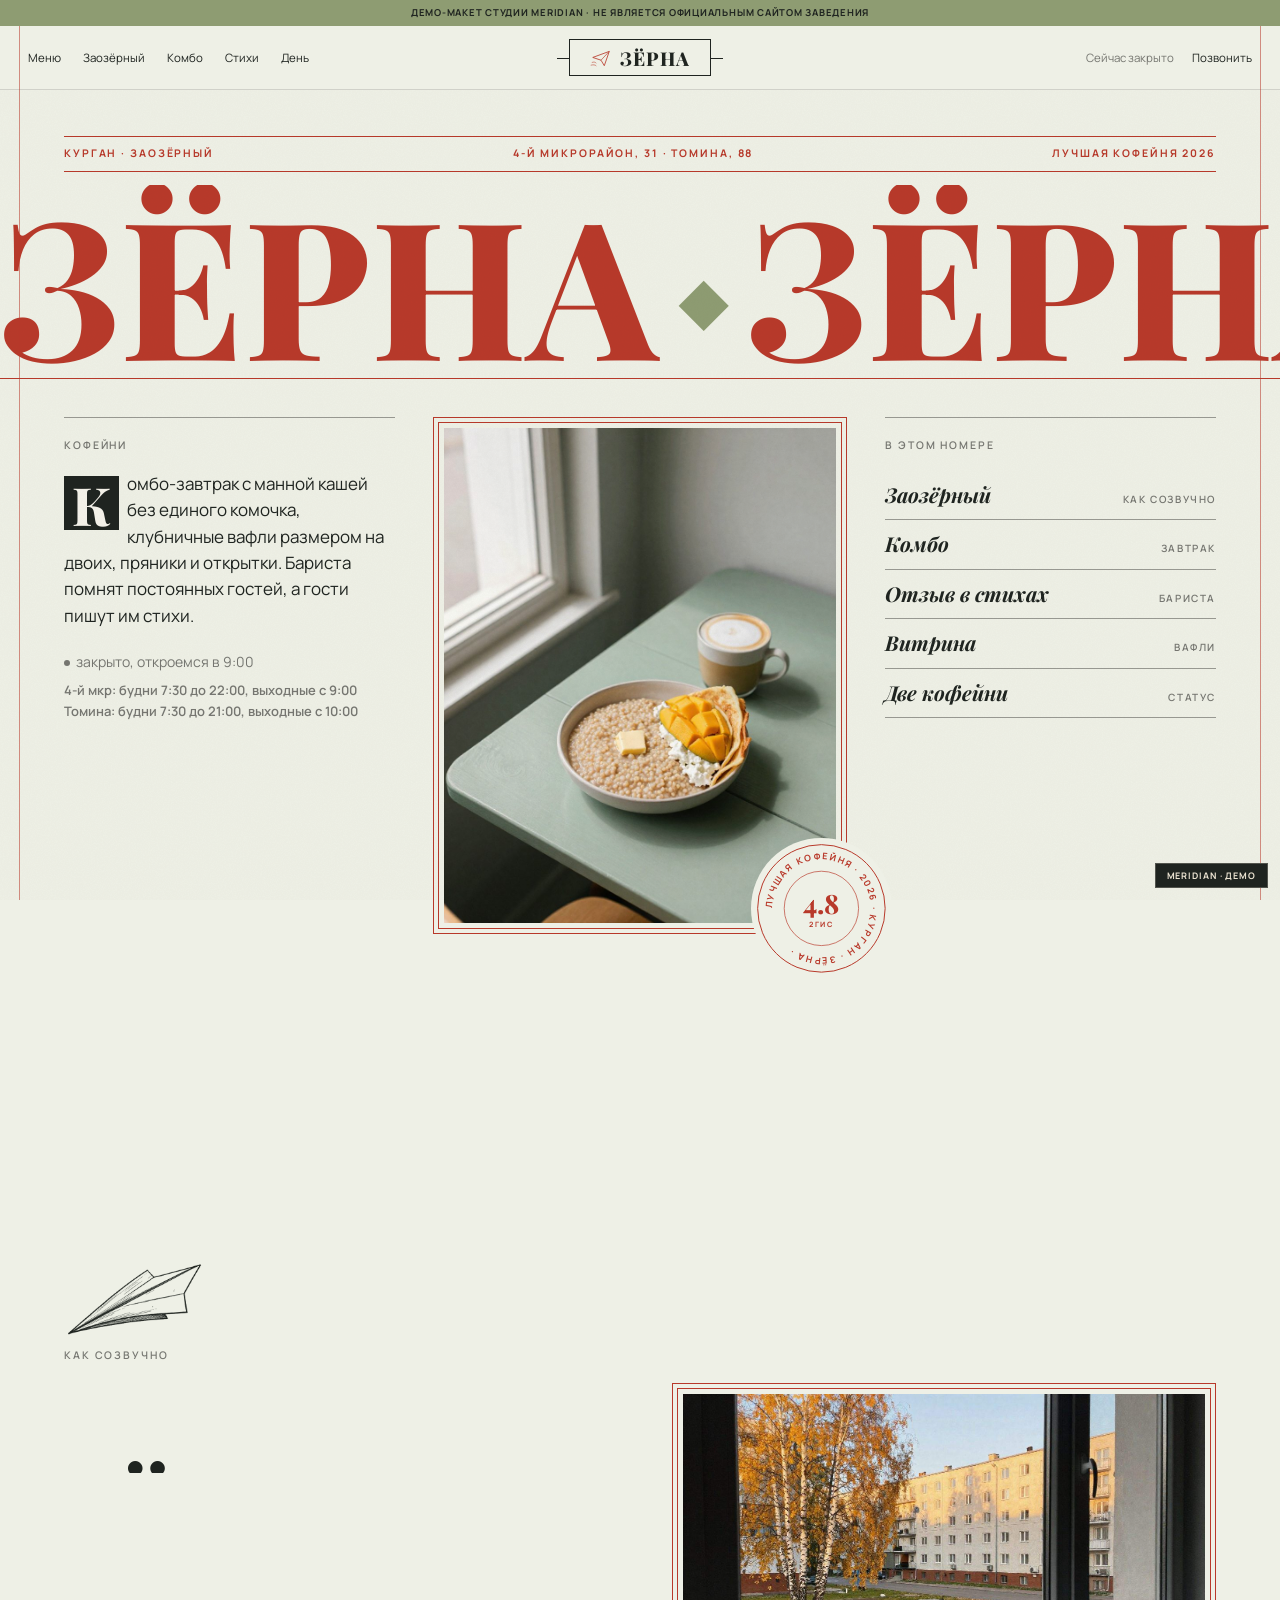
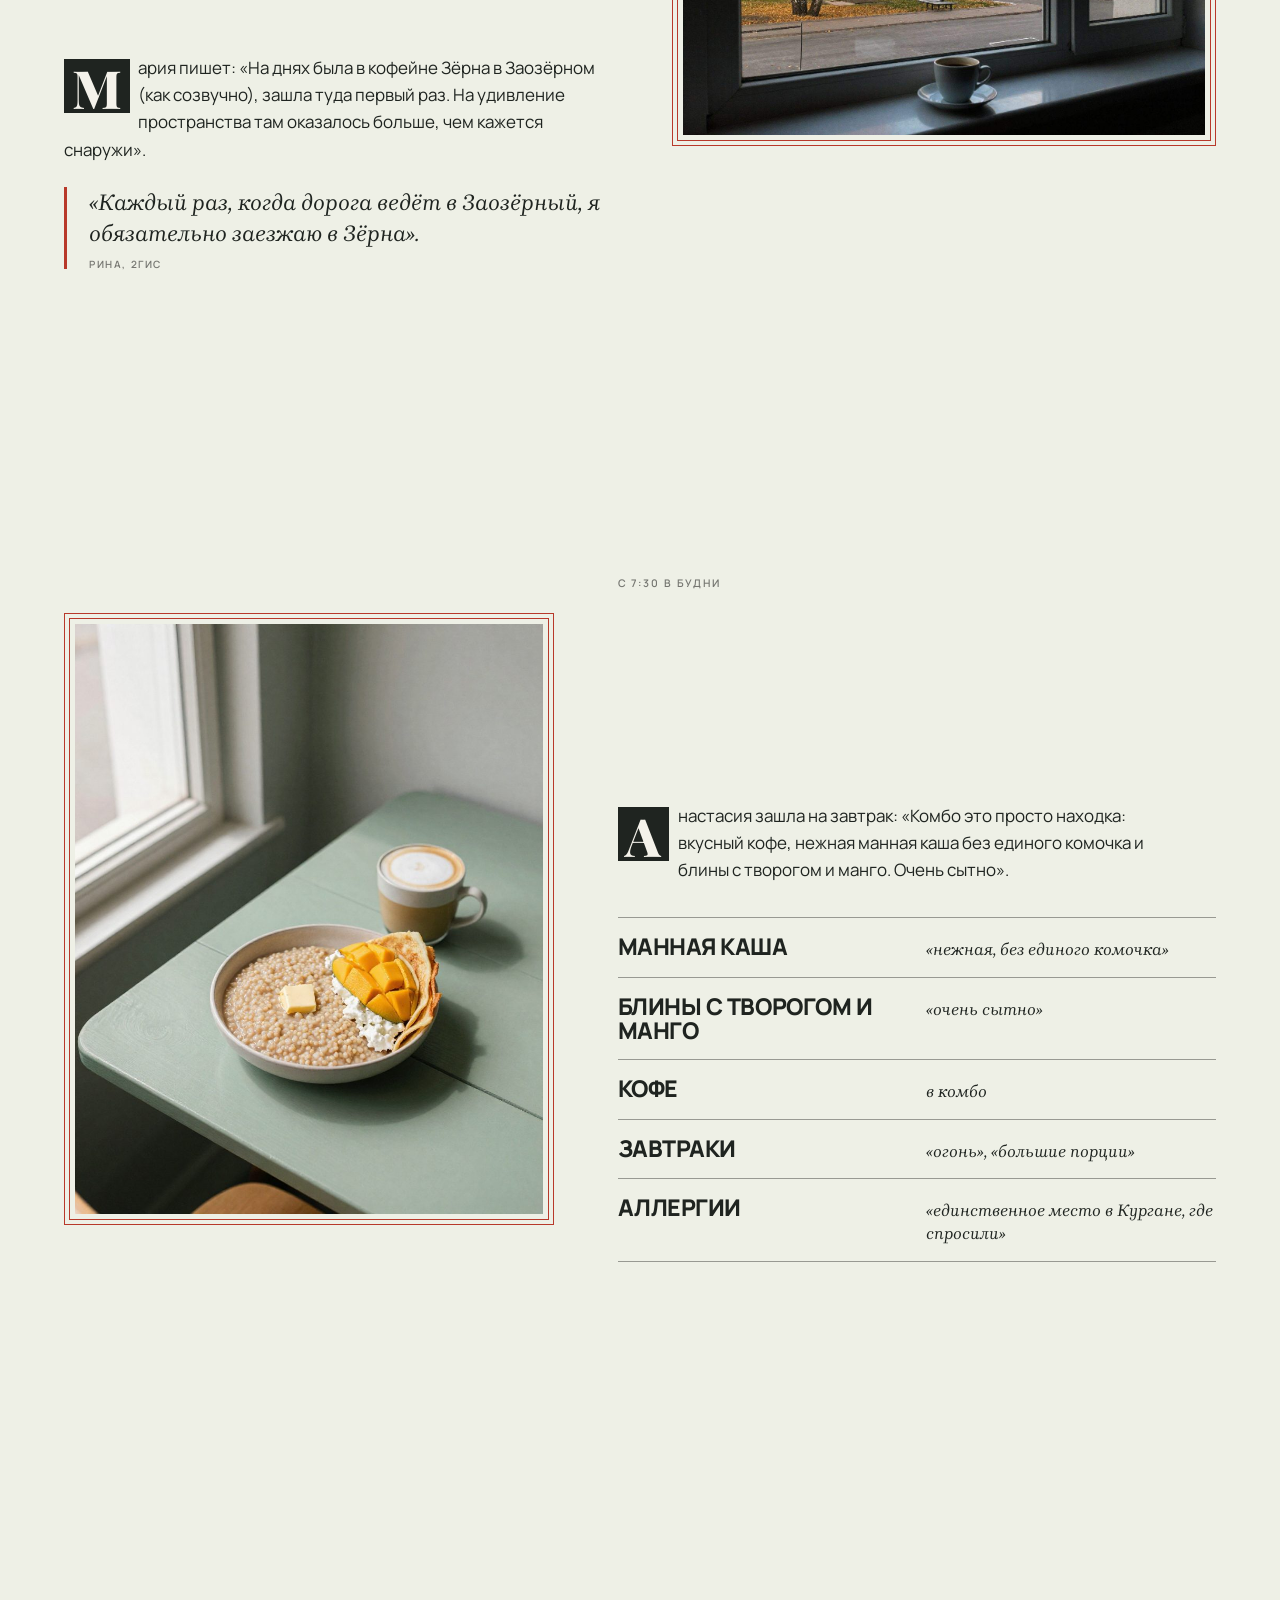
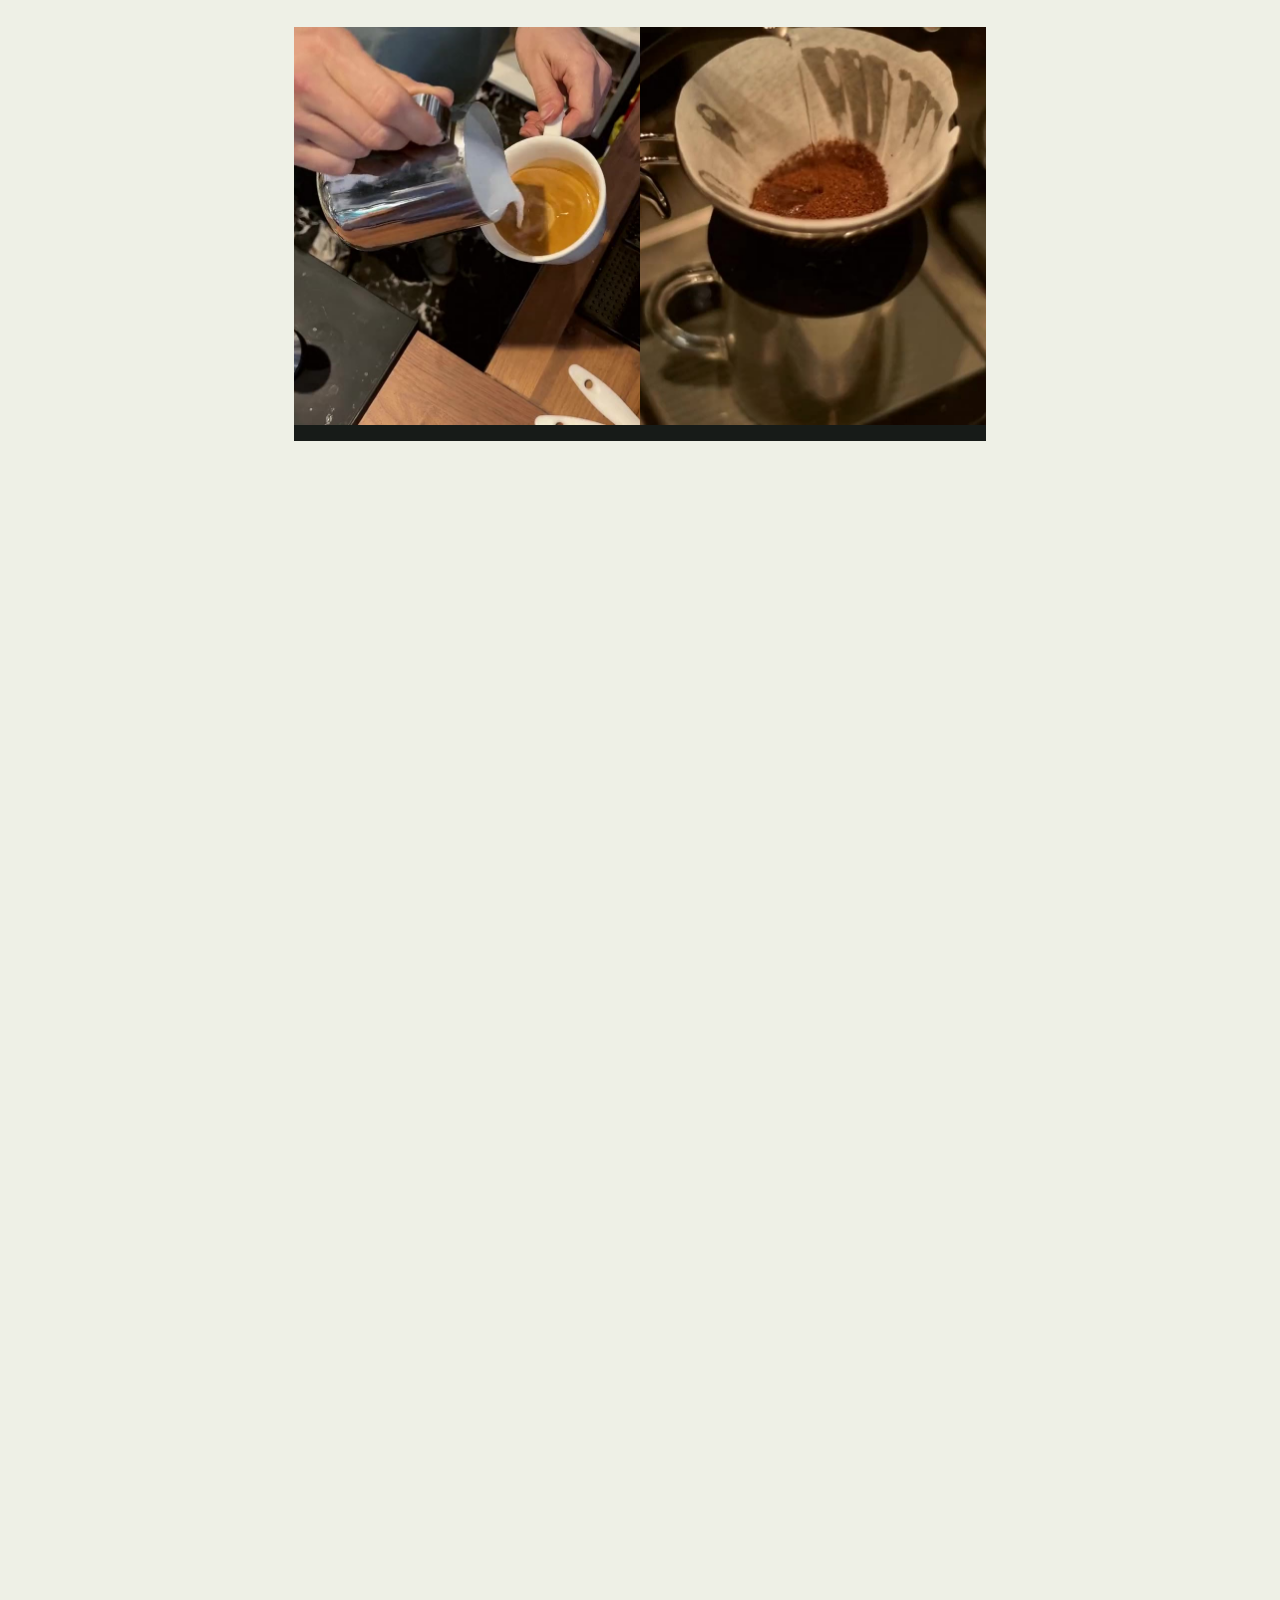
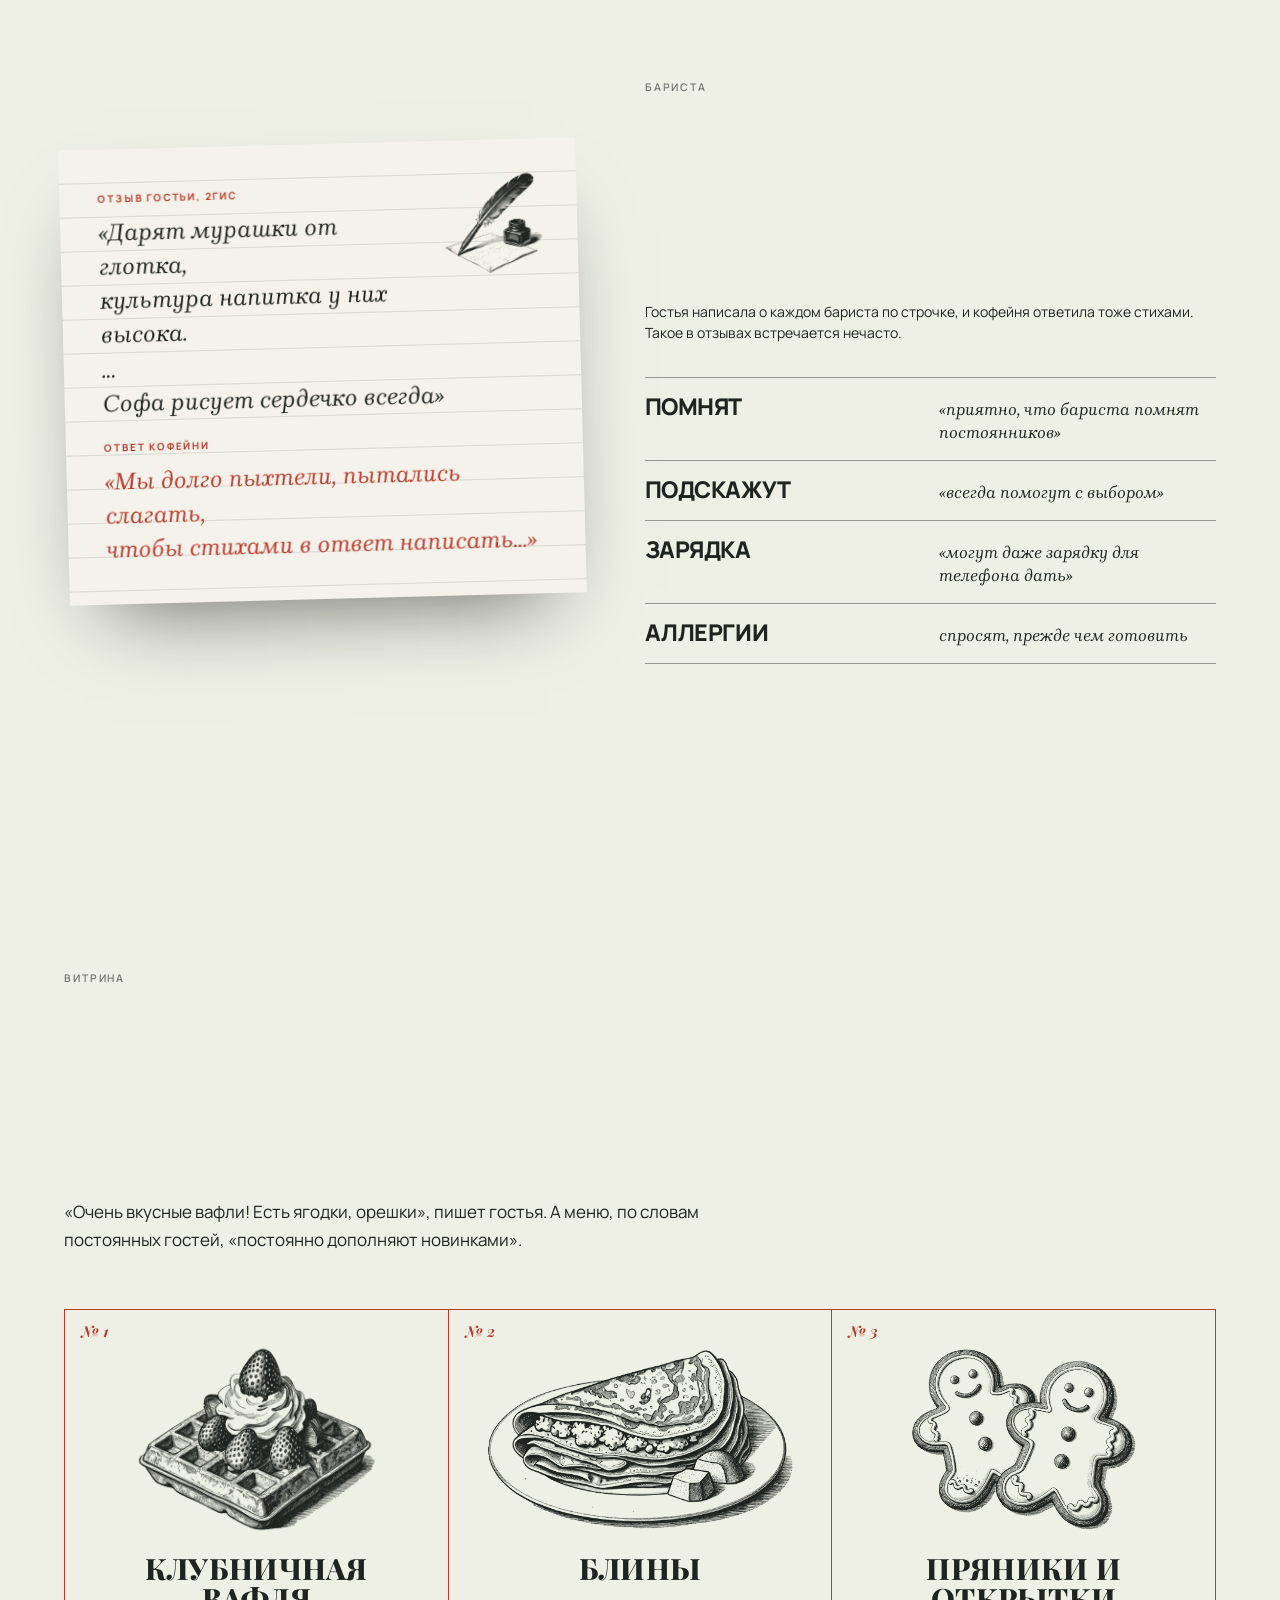
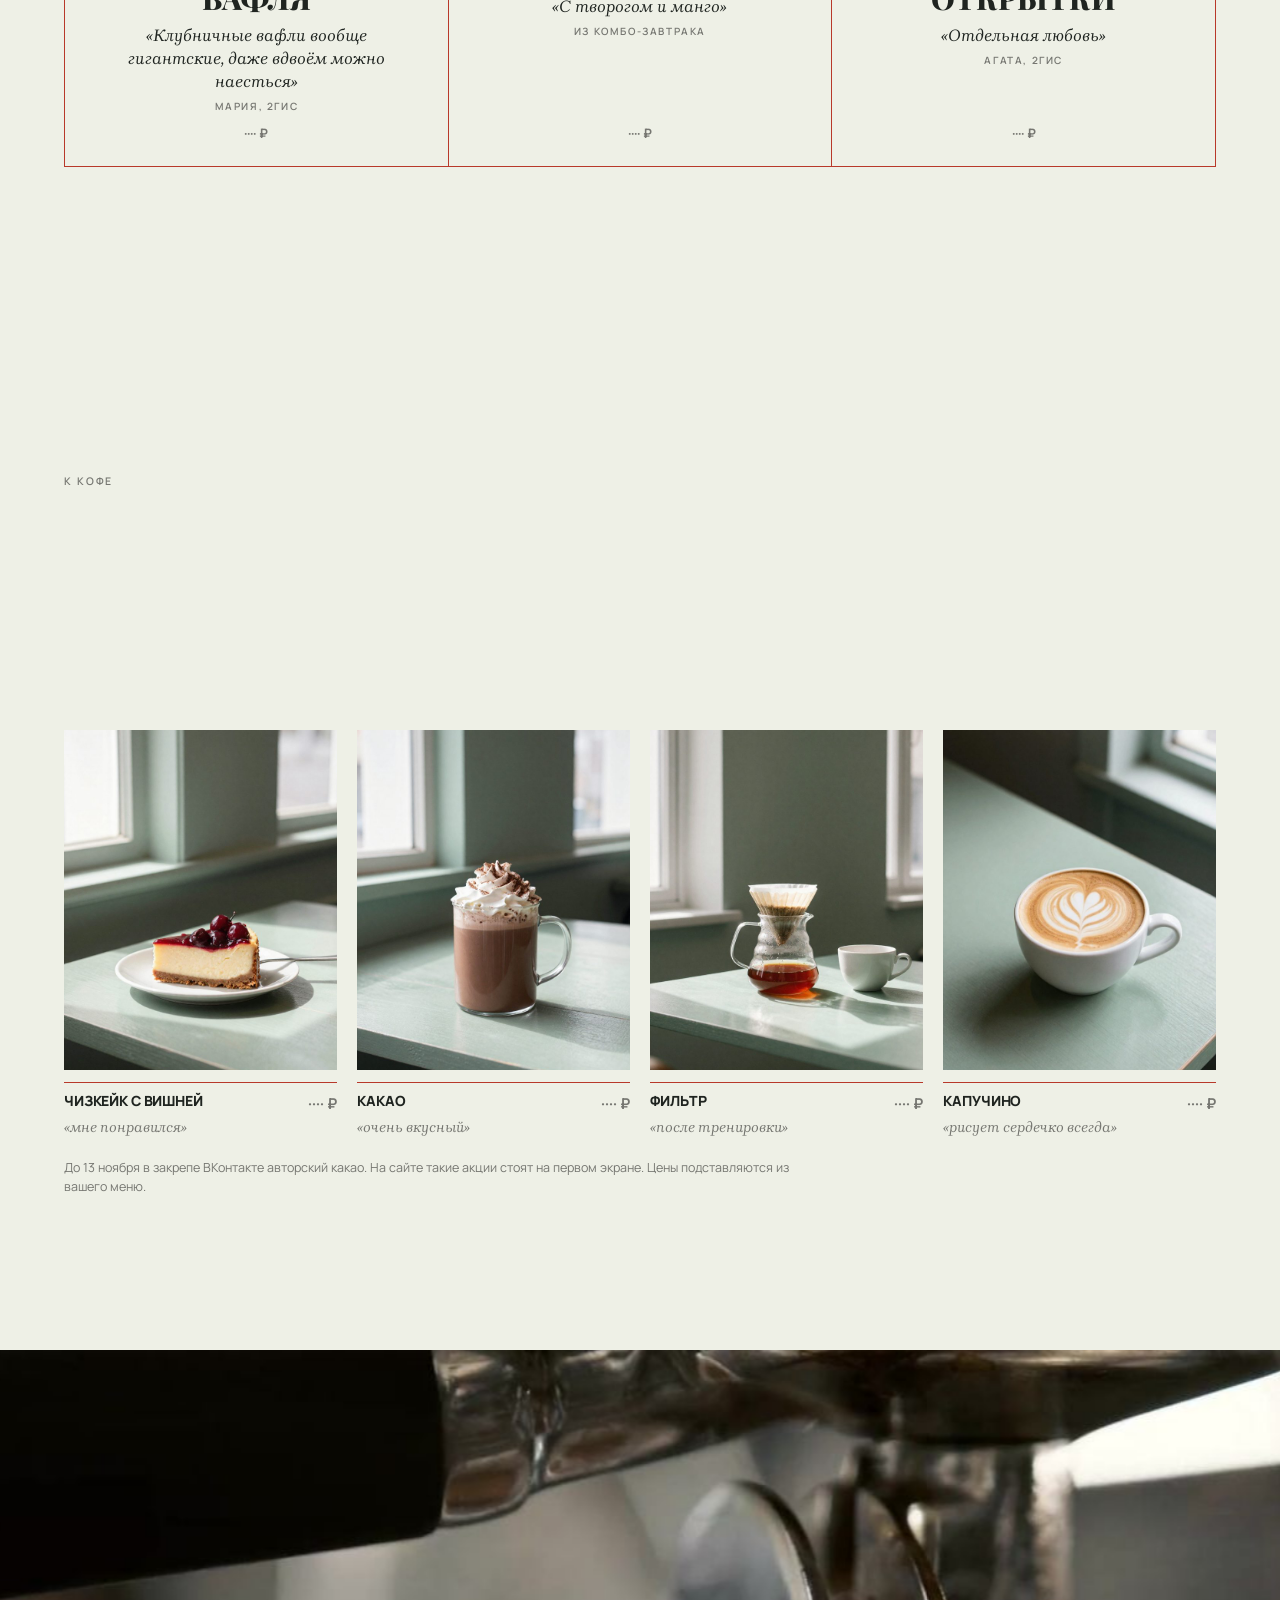
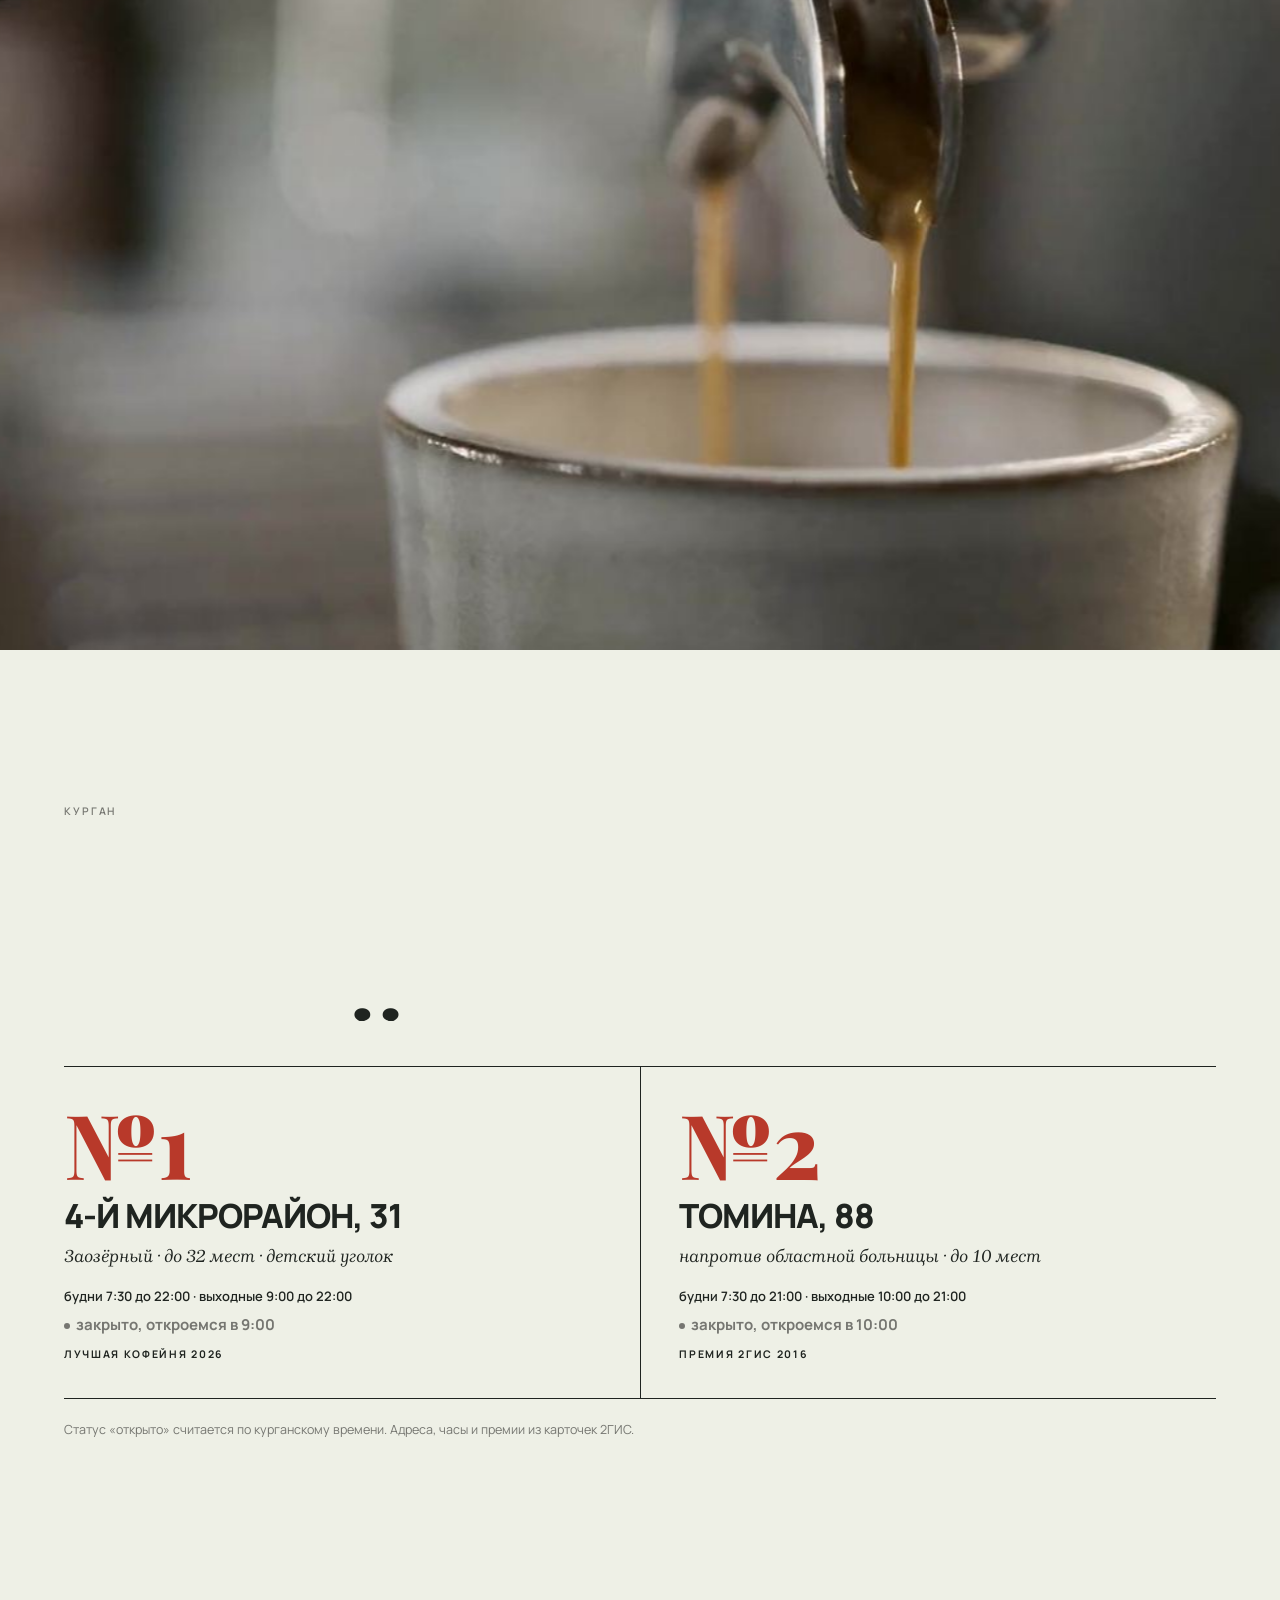
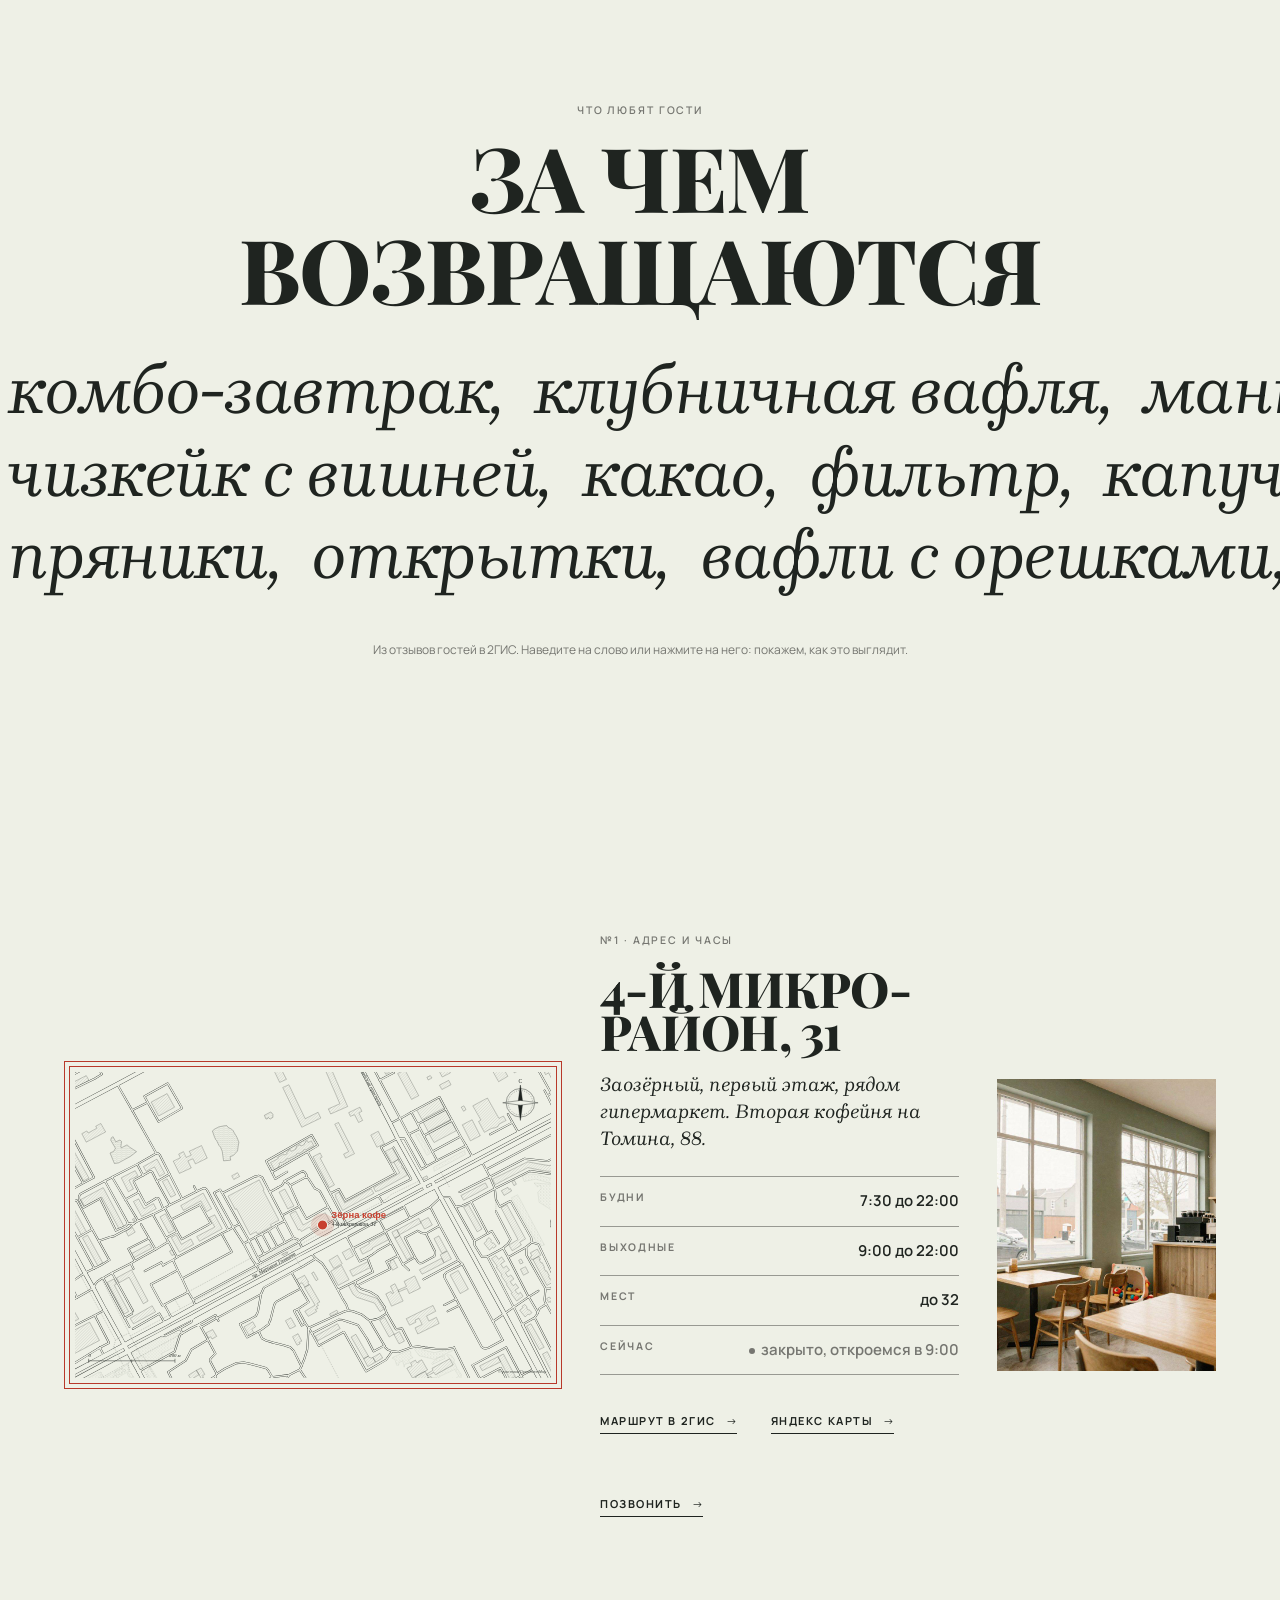
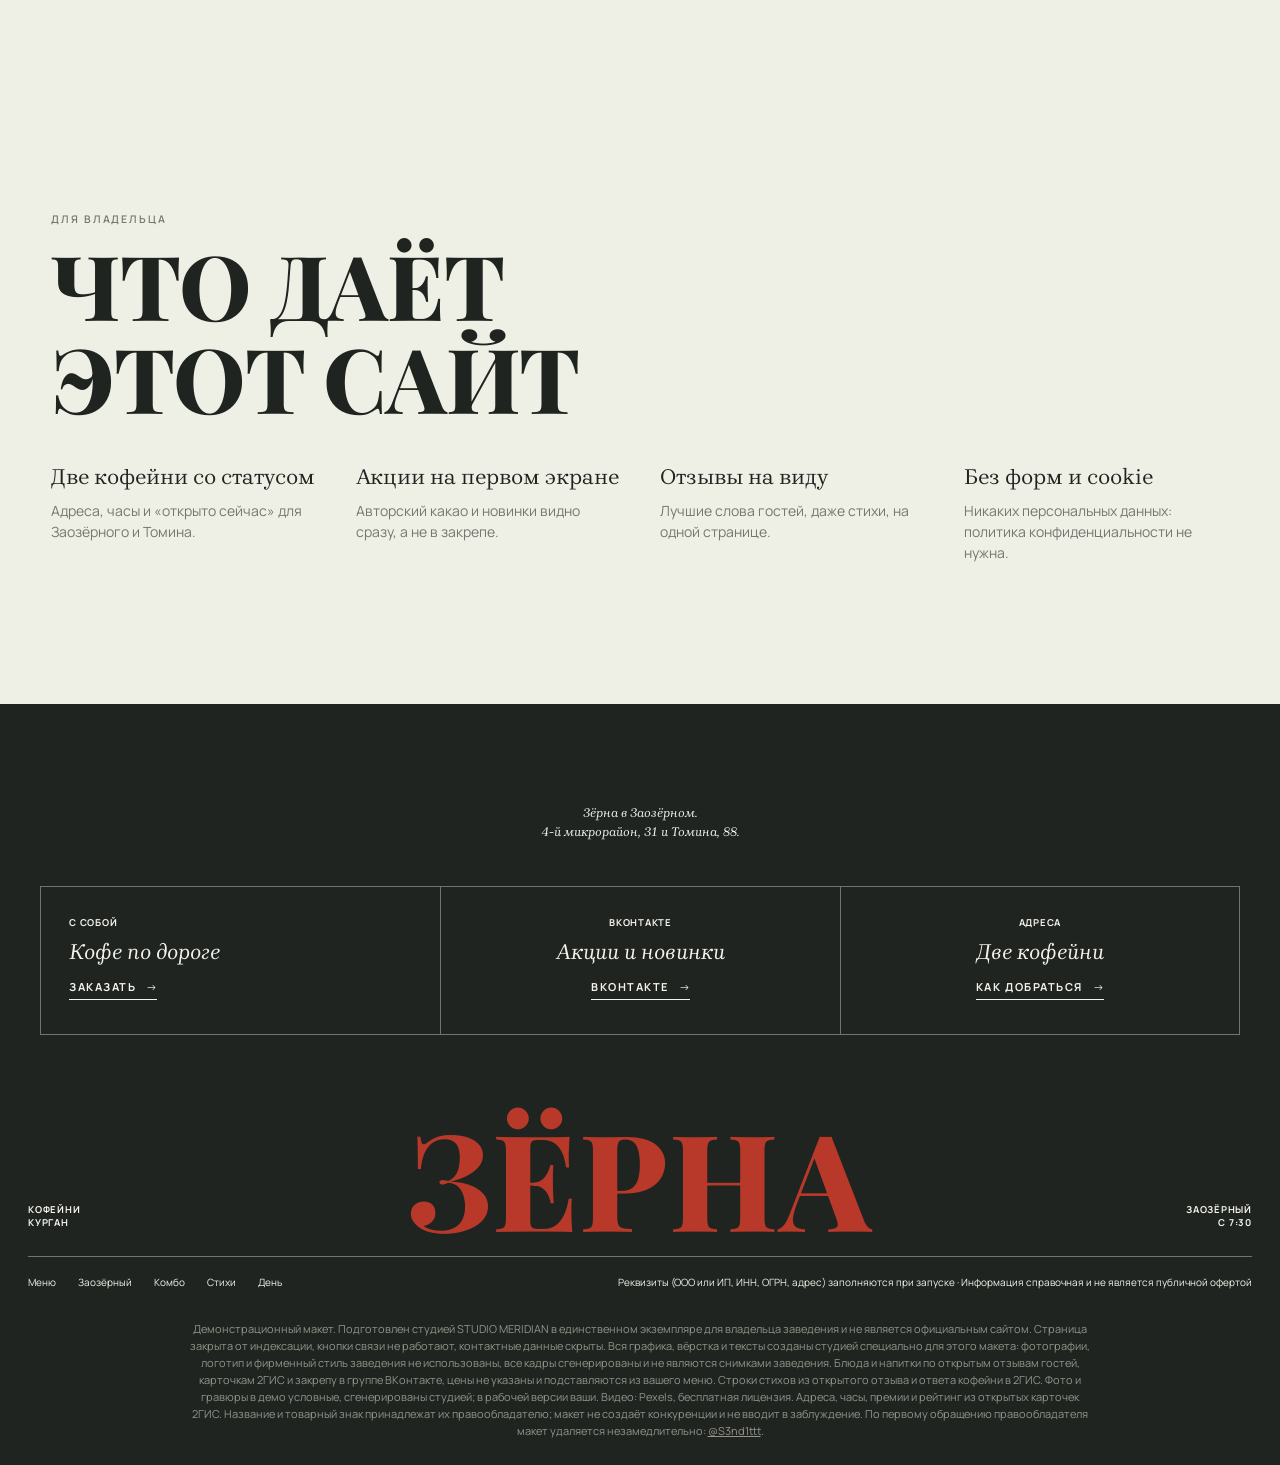
<file: index.html>
<!DOCTYPE html>
<html lang="ru" data-v="1" data-base="" class="nojs" data-tone="p" data-tz="5">
<head>
<meta charset="UTF-8">
<meta name="viewport" content="width=device-width, initial-scale=1, viewport-fit=cover">
<meta name="robots" content="noindex, nofollow">
<title>Демо-макет сайта · STUDIO MERIDIAN</title>
<meta name="description" content="Демо-макет сайта для кофеен Зёрна кофе в Кургане: комбо-завтрак, гигантские клубничные вафли, отзыв в стихах, две кофейни.">
<meta name="theme-color" content="#EEF0E6">
<meta property="og:type" content="website">
<meta property="og:title" content="Демо-макет сайта · STUDIO MERIDIAN">
<meta property="og:description" content="Демо-макет сайта для кофеен Зёрна кофе в Кургане: комбо-завтрак, гигантские клубничные вафли, отзыв в стихах, две кофейни.">
<meta property="og:url" content="https://sasakolpakoh227-a11y.github.io/zk/">
<meta property="og:image" content="https://sasakolpakoh227-a11y.github.io/zk/img/og.jpg?v=1">
<link rel="icon" href="data:image/svg+xml,%3Csvg xmlns='http://www.w3.org/2000/svg' viewBox='0 0 40 40'%3E%3Crect width='40' height='40' rx='9' fill='%238E9C72'/%3E%3Cpath d='M6 19l28-10-8 24-6-9z' fill='%23F4F2EA'/%3E%3Cpath d='M20 24L34 9' stroke='%23C8402F' stroke-width='2'/%3E%3C/svg%3E">
<link rel="preload" href="fonts/playfair.woff2" as="font" type="font/woff2" crossorigin>
<link rel="preload" href="fonts/manrope.woff2" as="font" type="font/woff2" crossorigin>
<link rel="preload" href="fonts/brygada-italic.woff2" as="font" type="font/woff2" crossorigin>
<link rel="stylesheet" href="skin.css?v=3e9a153c">
<link rel="stylesheet" href="venue.css?v=6149d01a">
<noscript><style>.curtain{display:none}</style></noscript>
</head>
<body>
<p class="demo-strip">Демо-макет студии MERIDIAN · не является официальным сайтом заведения</p>
<div class="curtain" aria-hidden="true"><p class="wm" style="--wn:5"><span style="--i:0">з</span><span style="--i:1">ё</span><span style="--i:2">р</span><span style="--i:3">н</span><span style="--i:4">а</span></p><div class="pic"><div class="pi"><img src="img/z-combo.jpg?v=1" alt="" decoding="async" width="896" height="1120"></div></div></div>
<div class="veil" aria-hidden="true"></div>
<header class="top">
  <nav class="nav" aria-label="Разделы"><a href="menu/">Меню</a><a href="#zaozerny">Заозёрный</a><a href="#kombo">Комбо</a><a href="#stihi">Стихи</a><a href="den/">День</a></nav>
  <button class="burger" type="button" aria-expanded="false" aria-controls="menu">Меню</button>
  <a class="logo" href="" aria-label="Зёрна кофе, на главную"><svg class="lamp" viewBox="0 0 40 40" aria-hidden="true"><path d="M5 19l30-11-9 26-6-10z" fill="none" stroke="currentColor" stroke-width="1.5" stroke-linejoin="round"/><path d="M20 24l15-16" stroke="currentColor" stroke-width="1.2"/><path d="M4 28c3-1 5-1 7 1M2 33c4-1 7-1 9 1" fill="none" stroke="currentColor" stroke-width="1" stroke-linecap="round"/></svg><span>зёрна</span></a>
  <div class="right"><span class="now" data-now></span><button type="button" data-hint="Телефон скрыт в демо. В рабочей версии кнопка сразу набирает номер.">Позвонить</button></div>
</header>
<div class="menu" id="menu" hidden><nav aria-label="Меню"><a href="menu/">Меню</a><a href="#zaozerny">Заозёрный</a><a href="#kombo">Комбо</a><a href="#stihi">Стихи</a><a href="den/">День</a></nav></div>
<main>

  <section class="hero sl-mast" data-bg="p">
    <div class="sl-rule rv-f"><span>Курган · Заозёрный</span><span>4‑й микрорайон, 31 · Томина, 88</span><span>Лучшая кофейня 2026</span></div>
    <h1 class="sl-name"><span class="vh">Зёрна</span><span class="sl-mq" aria-hidden="true"><span>Зёрна<i>◆</i>Зёрна<i>◆</i>Зёрна<i>◆</i>Зёрна<i>◆</i>Зёрна<i>◆</i>Зёрна<i>◆</i></span><span>Зёрна<i>◆</i>Зёрна<i>◆</i>Зёрна<i>◆</i>Зёрна<i>◆</i>Зёрна<i>◆</i>Зёрна<i>◆</i></span></span></h1>
    <div class="sl-cols">
      <div class="sl-c1 rv-f"><p class="kick">Кофейни</p><p class="sl-dc">Комбо‑завтрак с манной кашей без единого комочка, клубничные вафли размером на двоих, пряники и открытки. Бариста помнят постоянных гостей, а гости пишут им стихи.</p><p class="zst"><span class="st" data-open="7.5" data-close="22" data-open-we="9" data-close-we="22"></span></p><p class="sl-hrs">4‑й мкр: будни 7:30 до 22:00, выходные с 9:00<br>Томина: будни 7:30 до 21:00, выходные с 10:00</p></div>
      <figure class="sl-frame sl-c2 rv-f"><img src="img/z-combo.jpg?v=1" alt="Комбо‑завтрак: манная каша, блины с творогом и манго, капучино" decoding="async" width="896" height="1120"><svg class="sl-stamp" viewBox="0 0 200 200" aria-hidden="true"><defs><path id="slc" d="M100 100m-74 0a74 74 0 1 1 148 0a74 74 0 1 1-148 0"/></defs><circle cx="100" cy="100" r="96" fill="none" stroke="currentColor" stroke-width="1.5"/><circle cx="100" cy="100" r="56" fill="none" stroke="currentColor" stroke-width="1"/><text><textPath href="#slc" startOffset="0">лучшая кофейня · 2026 · курган · зёрна ·</textPath></text><text class="n" x="100" y="108" text-anchor="middle">4.8</text><text class="s" x="100" y="128" text-anchor="middle">2ГИС</text></svg></figure>
      <div class="sl-c3 rv-f"><p class="kick">В этом номере</p><ol class="sl-toc"><li><a href="#zaozerny"><b>Заозёрный</b><span>как созвучно</span></a></li><li><a href="#kombo"><b>Комбо</b><span>завтрак</span></a></li><li><a href="#stihi"><b>Отзыв в стихах</b><span>бариста</span></a></li><li><a href="#vitrina"><b>Витрина</b><span>вафли</span></a></li><li><a href="#tochki"><b>Две кофейни</b><span>статус</span></a></li></ol></div>
    </div>
    <div class="hbtns rv-f"><a class="btn" href="menu/">Меню</a><button class="btn" type="button" data-hint="В рабочей версии кнопка открывает заказ с собой или звонок.">Заказать с собой</button><a class="btn" href="#tochki">Две кофейни</a></div>
  </section>
  <section class="sl-sec zz" data-bg="l" id="zaozerny">
    <div class="zz-txt">
      <figure class="zz-eng"><img src="img/g-plane.png?v=1" alt="" loading="lazy" decoding="async"></figure>
      <p class="kick">Как созвучно</p>
      <h2 class="cap l rv"><span class="ln"><span>Зёрна</span></span><span class="ln"><span>в Заозёрном</span></span></h2>
      <p class="sl-dc">Мария пишет: «На днях была в кофейне Зёрна в Заозёрном (как созвучно), зашла туда первый раз. На удивление пространства там оказалось больше, чем кажется снаружи».</p>
      <blockquote class="zz-q"><p>«Каждый раз, когда дорога ведёт в Заозёрный, я обязательно заезжаю в Зёрна».</p><cite>Рина, 2ГИС</cite></blockquote>
    </div>
    <figure class="sl-frame zz-pic"><img src="img/z-window.jpg?v=1" alt="Чашка кофе на подоконнике большого окна кофейни" loading="lazy" decoding="async" width="1344" height="896"></figure>
  </section>
  <section class="sl-sec zc" data-bg="p" id="kombo">
    <figure class="sl-frame zc-pic"><img src="img/z-combo.jpg?v=1" alt="Комбо‑завтрак: манная каша, блины с творогом и манго, капучино" loading="lazy" decoding="async" width="896" height="1120"></figure>
    <div class="zc-txt">
      <p class="kick">С 7:30 в будни</p>
      <h2 class="cap l rv"><span class="ln"><span>Комбо</span></span><span class="ln"><span>на завтрак</span></span></h2>
      <p class="sl-dc">Анастасия зашла на завтрак: «Комбо это просто находка: вкусный кофе, нежная манная каша без единого комочка и блины с творогом и манго. Очень сытно».</p>
      <ul class="rows"><li><b>Манная каша</b><span>«нежная, без единого комочка»</span></li><li><b>Блины с творогом и манго</b><span>«очень сытно»</span></li><li><b>Кофе</b><span>в комбо</span></li><li><b>Завтраки</b><span>«огонь», «большие порции»</span></li><li><b>Аллергии</b><span>«единственное место в Кургане, где спросили»</span></li></ul>
    </div>
  </section>
  <section class="duo" data-bg="g" aria-label="Бариста за работой">
    <div class="stick"><div class="pair">
      <figure class="px"><video data-src="video/v-latte.mp4" poster="img/v-latte.jpg?v=1" muted loop playsinline preload="none" width="750" height="900" aria-label="Бариста рисует латте-арт"></video></figure>
      <figure class="px"><video data-src="video/v-pour.mp4" poster="img/v-pour.jpg?v=1" muted loop playsinline preload="none" width="750" height="900" aria-label="Кофе заваривают в воронке"></video></figure>
    </div></div>
  </section>
  <section class="sl-sec zs" data-bg="g" id="stihi">
    <div class="zs-letter">
      <img src="img/g-quill.png?v=1" alt="" loading="lazy" decoding="async">
      <p class="zs-kick">Отзыв гостьи, 2ГИС</p>
      <p class="zs-verse">«Дарят мурашки от глотка,<br>культура напитка у них высока.<br>…<br>Софа рисует сердечко всегда»</p>
      <p class="zs-kick">Ответ кофейни</p>
      <p class="zs-verse a">«Мы долго пыхтели, пытались слагать,<br>чтобы стихами в ответ написать…»</p>
    </div>
    <div class="zs-txt">
      <p class="kick">Бариста</p>
      <h2 class="cap l rv"><span class="ln"><span>Отзыв</span></span><span class="ln"><span>в стихах</span></span></h2>
      <p class="lead">Гостья написала о каждом бариста по строчке, и кофейня ответила тоже стихами. Такое в отзывах встречается нечасто.</p>
      <ul class="rows"><li><b>Помнят</b><span>«приятно, что бариста помнят постоянников»</span></li><li><b>Подскажут</b><span>«всегда помогут с выбором»</span></li><li><b>Зарядка</b><span>«могут даже зарядку для телефона дать»</span></li><li><b>Аллергии</b><span>спросят, прежде чем готовить</span></li></ul>
    </div>
  </section>
  <section class="sl-sec" data-bg="l" id="vitrina">
    <div class="sl-head">
      <p class="kick">Витрина</p>
      <h2 class="cap l rv"><span class="ln"><span>Вафли</span></span><span class="ln"><span>на двоих</span></span></h2>
      <p class="lead">«Очень вкусные вафли! Есть ягодки, орешки», пишет гостья. А меню, по словам постоянных гостей, «постоянно дополняют новинками».</p>
    </div>
    <div class="sl-plates"><article class="sl-plate"><figure><img src="img/g-waffle.png?v=1" alt="Гравюра: клубничная вафля" loading="lazy" decoding="async"></figure><p class="sl-no">№ 1</p><h3>Клубничная вафля</h3><p class="sq">«Клубничные вафли вообще гигантские, даже вдвоём можно наесться»</p><p class="sw">Мария, 2ГИС</p><p class="pr">···· ₽</p></article><article class="sl-plate"><figure><img src="img/g-bliny.png?v=1" alt="Гравюра: блины" loading="lazy" decoding="async"></figure><p class="sl-no">№ 2</p><h3>Блины</h3><p class="sq">«С творогом и манго»</p><p class="sw">из комбо‑завтрака</p><p class="pr">···· ₽</p></article><article class="sl-plate"><figure><img src="img/g-gingerbread.png?v=1" alt="Гравюра: пряники и открытки" loading="lazy" decoding="async"></figure><p class="sl-no">№ 3</p><h3>Пряники и открытки</h3><p class="sq">«Отдельная любовь»</p><p class="sw">Агата, 2ГИС</p><p class="pr">···· ₽</p></article></div>
  </section>
  <section class="kart" data-bg="p" id="kofe">
    <p class="kick">К кофе</p>
    <h2 class="cap l rv"><span class="ln"><span>Капучино</span></span><span class="ln"><span>с сердечком</span></span></h2>
    <div class="kg"><figure><div class="kp px"><img src="img/z-cheesecake.jpg?v=1" alt="Чизкейк с вишней" loading="lazy" decoding="async" width="896" height="1120"></div><figcaption><b>Чизкейк с вишней</b><span>«мне понравился»</span><em>···· ₽</em></figcaption></figure><figure><div class="kp px"><img src="img/z-cocoa.jpg?v=1" alt="Какао" loading="lazy" decoding="async" width="896" height="1120"></div><figcaption><b>Какао</b><span>«очень вкусный»</span><em>···· ₽</em></figcaption></figure><figure><div class="kp px"><img src="img/z-filter.jpg?v=1" alt="Фильтр" loading="lazy" decoding="async" width="896" height="1120"></div><figcaption><b>Фильтр</b><span>«после тренировки»</span><em>···· ₽</em></figcaption></figure><figure><div class="kp px"><img src="img/z-cup.jpg?v=1" alt="Капучино" loading="lazy" decoding="async" width="896" height="1120"></div><figcaption><b>Капучино</b><span>«рисует сердечко всегда»</span><em>···· ₽</em></figcaption></figure></div>
    <p class="fn2">До 13 ноября в закрепе ВКонтакте авторский какао. На сайте такие акции стоят на первом экране. Цены подставляются из вашего меню.</p>
  </section>
  <section class="roast" data-bg="g" aria-label="Эспрессо льётся в чашку">
    <div class="wide"><video data-src="video/v-espresso.mp4" poster="img/v-espresso.jpg?v=1" muted loop playsinline preload="none" width="1920" height="1080" aria-label="Эспрессо льётся из рожка в чашку"></video></div>
  </section>
  <section class="sl-sec zt" data-bg="k" id="tochki">
    <div class="sl-head"><p class="kick">Курган</p><h2 class="cap l rv"><span class="ln"><span>Две</span></span><span class="ln"><span>кофейни</span></span></h2></div>
    <div class="zt-list"><article><p class="zt-n">№1</p><h3>4‑й микрорайон, 31</h3><p class="zt-k">Заозёрный · до 32 мест · детский уголок</p><p class="zt-h">будни 7:30 до 22:00 · выходные 9:00 до 22:00</p><p class="zt-s"><span class="st" data-open="7.5" data-close="22" data-open-we="9" data-close-we="22"></span></p><p class="zt-a">Лучшая кофейня 2026</p></article><article><p class="zt-n">№2</p><h3>Томина, 88</h3><p class="zt-k">напротив областной больницы · до 10 мест</p><p class="zt-h">будни 7:30 до 21:00 · выходные 10:00 до 21:00</p><p class="zt-s"><span class="st" data-open="7.5" data-close="21" data-open-we="10" data-close-we="21"></span></p><p class="zt-a">Премия 2ГИС 2016</p></article></div>
    <p class="fn2">Статус «открыто» считается по курганскому времени. Адреса, часы и премии из карточек 2ГИС.</p>
  </section>
  <section class="playlist" data-bg="l">
    <p class="kick">Что любят гости</p>
    <h2 class="cap l rv"><span class="ln"><span>За чем</span></span><span class="ln"><span>возвращаются</span></span></h2>
    <div class="mqs" aria-label="Любимые позиции гостей"><div class="mq"><div class="mqi"><span class="tr" data-c="kom">комбо‑завтрак,</span> <span class="tr" data-c="waf">клубничная вафля,</span> <span class="tr" data-c="kom">манная каша,</span> <span class="tr" data-c="bli">блины с манго,</span> <span class="tr" data-c="che">чизкейк с вишней,</span> <span class="tr" data-c="coc">какао,</span> <span class="tr" data-c="fil">фильтр,</span> <span class="tr" data-c="cup">капучино,</span> <span class="tr" data-c="gin">пряники,</span> <span class="tr" data-c="gin">открытки,</span> <span class="tr" data-c="waf">вафли с орешками,</span> <span class="tr" data-c="che">пончики,</span><span class="tr" data-c="kom">комбо‑завтрак,</span> <span class="tr" data-c="waf">клубничная вафля,</span> <span class="tr" data-c="kom">манная каша,</span> <span class="tr" data-c="bli">блины с манго,</span> <span class="tr" data-c="che">чизкейк с вишней,</span> <span class="tr" data-c="coc">какао,</span> <span class="tr" data-c="fil">фильтр,</span> <span class="tr" data-c="cup">капучино,</span> <span class="tr" data-c="gin">пряники,</span> <span class="tr" data-c="gin">открытки,</span> <span class="tr" data-c="waf">вафли с орешками,</span> <span class="tr" data-c="che">пончики,</span></div></div><div class="mq rev"><div class="mqi"><span class="tr" data-c="che">чизкейк с вишней,</span> <span class="tr" data-c="coc">какао,</span> <span class="tr" data-c="fil">фильтр,</span> <span class="tr" data-c="cup">капучино,</span> <span class="tr" data-c="gin">пряники,</span> <span class="tr" data-c="gin">открытки,</span> <span class="tr" data-c="waf">вафли с орешками,</span> <span class="tr" data-c="che">пончики,</span> <span class="tr" data-c="kom">комбо‑завтрак,</span> <span class="tr" data-c="waf">клубничная вафля,</span> <span class="tr" data-c="kom">манная каша,</span> <span class="tr" data-c="bli">блины с манго,</span><span class="tr" data-c="che">чизкейк с вишней,</span> <span class="tr" data-c="coc">какао,</span> <span class="tr" data-c="fil">фильтр,</span> <span class="tr" data-c="cup">капучино,</span> <span class="tr" data-c="gin">пряники,</span> <span class="tr" data-c="gin">открытки,</span> <span class="tr" data-c="waf">вафли с орешками,</span> <span class="tr" data-c="che">пончики,</span> <span class="tr" data-c="kom">комбо‑завтрак,</span> <span class="tr" data-c="waf">клубничная вафля,</span> <span class="tr" data-c="kom">манная каша,</span> <span class="tr" data-c="bli">блины с манго,</span></div></div><div class="mq"><div class="mqi"><span class="tr" data-c="gin">пряники,</span> <span class="tr" data-c="gin">открытки,</span> <span class="tr" data-c="waf">вафли с орешками,</span> <span class="tr" data-c="che">пончики,</span> <span class="tr" data-c="kom">комбо‑завтрак,</span> <span class="tr" data-c="waf">клубничная вафля,</span> <span class="tr" data-c="kom">манная каша,</span> <span class="tr" data-c="bli">блины с манго,</span> <span class="tr" data-c="che">чизкейк с вишней,</span> <span class="tr" data-c="coc">какао,</span> <span class="tr" data-c="fil">фильтр,</span> <span class="tr" data-c="cup">капучино,</span><span class="tr" data-c="gin">пряники,</span> <span class="tr" data-c="gin">открытки,</span> <span class="tr" data-c="waf">вафли с орешками,</span> <span class="tr" data-c="che">пончики,</span> <span class="tr" data-c="kom">комбо‑завтрак,</span> <span class="tr" data-c="waf">клубничная вафля,</span> <span class="tr" data-c="kom">манная каша,</span> <span class="tr" data-c="bli">блины с манго,</span> <span class="tr" data-c="che">чизкейк с вишней,</span> <span class="tr" data-c="coc">какао,</span> <span class="tr" data-c="fil">фильтр,</span> <span class="tr" data-c="cup">капучино,</span></div></div></div>
    <p class="pl-note">Из отзывов гостей в 2ГИС. Наведите на слово или нажмите на него: покажем, как это выглядит.</p>
    <div class="cover" aria-hidden="true"><img alt=""></div>
  </section>
  <section class="addr" data-bg="p" id="adres">
    <figure class="map sl-frame"><img src="img/map.svg" alt="Карта Кургана: Зёрна кофе в 4‑м микрорайоне, 31" loading="lazy" decoding="async" width="1400" height="900"></figure>
    <div class="ai">
      <p class="kick">№1 · адрес и часы</p>
      <h2 class="cap l rv"><span class="ln"><span>4‑й микро&shy;район, 31</span></span></h2>
      <p class="it2">Заозёрный, первый этаж, рядом гипермаркет. Вторая кофейня на Томина, 88.</p>
      <dl class="hrs"><div><dt>Будни</dt><dd>7:30 до 22:00</dd></div><div><dt>Выходные</dt><dd>9:00 до 22:00</dd></div><div><dt>Мест</dt><dd>до 32</dd></div>
        <div><dt>Сейчас</dt><dd><span class="st" data-open="7.5" data-close="22" data-open-we="9" data-close-we="22"></span></dd></div></dl>
      <div class="hbtns"><button class="btn" type="button" data-hint="В рабочей версии кнопка откроет маршрут в 2ГИС.">Маршрут в 2ГИС</button><button class="btn" type="button" data-hint="В рабочей версии кнопка откроет маршрут в Яндекс Картах.">Яндекс Карты</button><button class="btn" type="button" data-hint="В рабочей версии кнопка сразу набирает номер.">Позвонить</button></div>
    </div>
    <figure class="px ap"><img src="img/z-hall.jpg?v=1" alt="Светлый зал с большими окнами" loading="lazy" decoding="async" width="864" height="1152"></figure>
  </section>
  <section class="gives" data-bg="k">
    <p class="kick">Для владельца</p>
    <h2 class="cap l rv"><span class="ln"><span>Что даёт</span></span><span class="ln"><span>этот сайт</span></span></h2>
    <div class="gv"><div><b>Две кофейни со статусом</b><p>Адреса, часы и «открыто сейчас» для Заозёрного и Томина.</p></div><div><b>Акции на первом экране</b><p>Авторский какао и новинки видно сразу, а не в закрепе.</p></div><div><b>Отзывы на виду</b><p>Лучшие слова гостей, даже стихи, на одной странице.</p></div><div><b>Без форм и cookie</b><p>Никаких персональных данных: политика конфиденциальности не нужна.</p></div></div>
  </section>
</main>
<footer class="foot" data-bg="g">
  <p class="quote">Зёрна в Заозёрном.<br>4‑й микрорайон, 31 и Томина, 88.</p>
  <div class="boxes"><div class="box"><p class="k">С собой</p><p class="it">Кофе по дороге</p><button class="btn" type="button" data-hint="В рабочей версии заказ с собой или звонок.">Заказать</button></div><div class="box"><p class="k">ВКонтакте</p><p class="it">Акции и новинки</p><button class="btn" type="button" data-hint="В рабочей версии здесь ваша группа ВКонтакте.">ВКонтакте</button></div><div class="box"><p class="k">Адреса</p><p class="it">Две кофейни</p><a class="btn" href="gde/">Как добраться</a></div></div>
  <div class="sig"><p class="k">Кофейни<br>Курган</p><p class="wm" aria-hidden="true" style="--wn:5">зёрна</p><p class="k r">Заозёрный<br>с 7:30</p></div>
  <div class="fine">
    <span><a href="menu/">Меню</a><a href="#zaozerny">Заозёрный</a><a href="#kombo">Комбо</a><a href="#stihi">Стихи</a><a href="den/">День</a></span>
    <span>Реквизиты (ООО или ИП, ИНН, ОГРН, адрес) заполняются при запуске · Информация справочная и не является публичной офертой</span>
  </div>
  <p class="note">Демонстрационный макет. Подготовлен студией STUDIO MERIDIAN в единственном экземпляре для владельца заведения и не является официальным сайтом. Страница закрыта от индексации, кнопки связи не работают, контактные данные скрыты. Вся графика, вёрстка и тексты созданы студией специально для этого макета: фотографии, логотип и фирменный стиль заведения не использованы, все кадры сгенерированы и не являются снимками заведения. Блюда и напитки по открытым отзывам гостей, карточкам 2ГИС и закрепу в группе ВКонтакте, цены не указаны и подставляются из вашего меню. Строки стихов из открытого отзыва и ответа кофейни в 2ГИС. Фото и гравюры в демо условные, сгенерированы студией; в рабочей версии ваши. Видео: Pexels, бесплатная лицензия. Адреса, часы, премии и рейтинг из открытых карточек 2ГИС. Название и товарный знак принадлежат их правообладателю; макет не создаёт конкуренции и не вводит в заблуждение. По первому обращению правообладателя макет удаляется незамедлительно: <a href="https://t.me/S3nd1ttt" target="_blank" rel="noopener">@S3nd1ttt</a>.</p>
</footer>
<div class="toast" role="status" aria-live="polite" hidden></div>
<a class="mer-badge" href="https://t.me/S3nd1ttt" target="_blank" rel="noopener">MERIDIAN · Демо</a>
<script src="skin.js?v=94cd19e5"></script>
<script src="venue.js?v=4b300acd"></script>
</body>
</html>
</file>
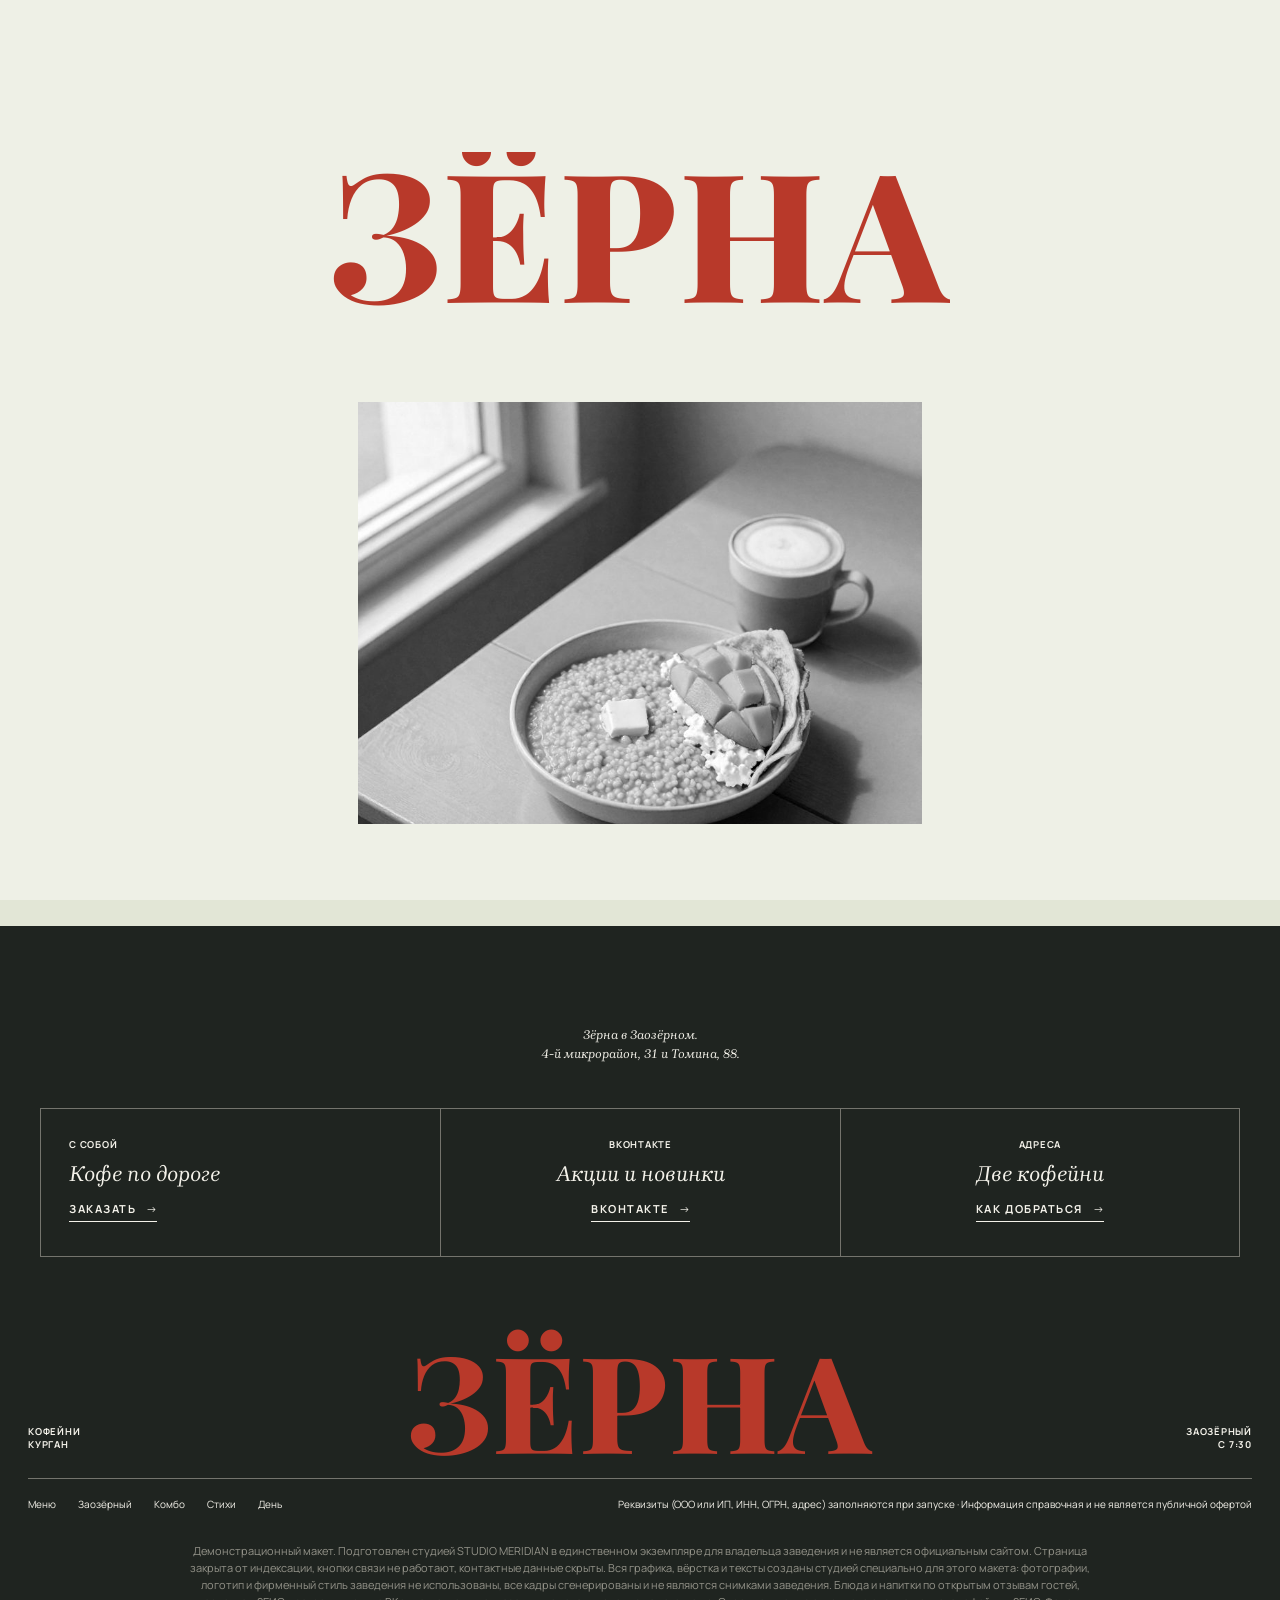
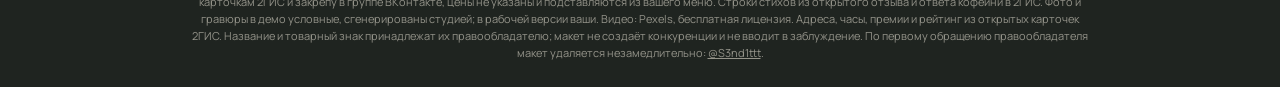
<file: 404/index.html>
<!DOCTYPE html>
<html lang="ru" data-v="1" data-base="../" class="nojs" data-tone="l" data-tz="5">
<head>
<meta charset="UTF-8">
<meta name="viewport" content="width=device-width, initial-scale=1, viewport-fit=cover">
<meta name="robots" content="noindex, nofollow">
<title>Страница не найдена · Демо-макет сайта · STUDIO MERIDIAN</title>
<meta name="description" content="Такой страницы нет.">
<meta name="theme-color" content="#EEF0E6">
<meta property="og:type" content="website">
<meta property="og:title" content="Демо-макет сайта · STUDIO MERIDIAN">
<meta property="og:description" content="Такой страницы нет.">
<meta property="og:url" content="https://sasakolpakoh227-a11y.github.io/zk/404/">
<meta property="og:image" content="https://sasakolpakoh227-a11y.github.io/zk/img/og.jpg?v=1">
<link rel="icon" href="data:image/svg+xml,%3Csvg xmlns='http://www.w3.org/2000/svg' viewBox='0 0 40 40'%3E%3Crect width='40' height='40' rx='9' fill='%238E9C72'/%3E%3Cpath d='M6 19l28-10-8 24-6-9z' fill='%23F4F2EA'/%3E%3Cpath d='M20 24L34 9' stroke='%23C8402F' stroke-width='2'/%3E%3C/svg%3E">
<link rel="preload" href="../fonts/playfair.woff2" as="font" type="font/woff2" crossorigin>
<link rel="preload" href="../fonts/manrope.woff2" as="font" type="font/woff2" crossorigin>
<link rel="preload" href="../fonts/brygada-italic.woff2" as="font" type="font/woff2" crossorigin>
<link rel="stylesheet" href="../skin.css?v=3e9a153c">
<link rel="stylesheet" href="../venue.css?v=6149d01a">
<noscript><style>.curtain{display:none}</style></noscript>
</head>
<body>
<p class="demo-strip">Демо-макет студии MERIDIAN · не является официальным сайтом заведения</p>
<div class="curtain" aria-hidden="true"><p class="wm" style="--wn:5"><span style="--i:0">з</span><span style="--i:1">ё</span><span style="--i:2">р</span><span style="--i:3">н</span><span style="--i:4">а</span></p><div class="pic"><div class="pi"><img src="../img/z-combo.jpg?v=1" alt="" decoding="async" width="896" height="1120"></div></div></div>
<div class="veil" aria-hidden="true"></div>
<header class="top">
  <nav class="nav" aria-label="Разделы"><a href="../menu/">Меню</a><a href="../#zaozerny">Заозёрный</a><a href="../#kombo">Комбо</a><a href="../#stihi">Стихи</a><a href="../den/">День</a></nav>
  <button class="burger" type="button" aria-expanded="false" aria-controls="menu">Меню</button>
  <a class="logo" href="../" aria-label="Зёрна кофе, на главную"><svg class="lamp" viewBox="0 0 40 40" aria-hidden="true"><path d="M5 19l30-11-9 26-6-10z" fill="none" stroke="currentColor" stroke-width="1.5" stroke-linejoin="round"/><path d="M20 24l15-16" stroke="currentColor" stroke-width="1.2"/><path d="M4 28c3-1 5-1 7 1M2 33c4-1 7-1 9 1" fill="none" stroke="currentColor" stroke-width="1" stroke-linecap="round"/></svg><span>зёрна</span></a>
  <div class="right"><span class="now" data-now></span><button type="button" data-hint="Телефон скрыт в демо. В рабочей версии кнопка сразу набирает номер.">Позвонить</button></div>
</header>
<div class="menu" id="menu" hidden><nav aria-label="Меню"><a href="../menu/">Меню</a><a href="../#zaozerny">Заозёрный</a><a href="../#kombo">Комбо</a><a href="../#stihi">Стихи</a><a href="../den/">День</a></nav></div>
<main class="nf" data-bg="l">

  <h1 class="cap xxl rv"><span class="ln"><span>404</span></span><span class="ln"><span>Не найдено</span></span></h1>
  <p class="lead">Такой страницы нет. Зато есть комбо‑завтрак и вафли на двоих.</p>
  <a class="btn dark" href="../">На главную</a>
</main>
<footer class="foot" data-bg="g">
  <p class="quote">Зёрна в Заозёрном.<br>4‑й микрорайон, 31 и Томина, 88.</p>
  <div class="boxes"><div class="box"><p class="k">С собой</p><p class="it">Кофе по дороге</p><button class="btn" type="button" data-hint="В рабочей версии заказ с собой или звонок.">Заказать</button></div><div class="box"><p class="k">ВКонтакте</p><p class="it">Акции и новинки</p><button class="btn" type="button" data-hint="В рабочей версии здесь ваша группа ВКонтакте.">ВКонтакте</button></div><div class="box"><p class="k">Адреса</p><p class="it">Две кофейни</p><a class="btn" href="../gde/">Как добраться</a></div></div>
  <div class="sig"><p class="k">Кофейни<br>Курган</p><p class="wm" aria-hidden="true" style="--wn:5">зёрна</p><p class="k r">Заозёрный<br>с 7:30</p></div>
  <div class="fine">
    <span><a href="../menu/">Меню</a><a href="../#zaozerny">Заозёрный</a><a href="../#kombo">Комбо</a><a href="../#stihi">Стихи</a><a href="../den/">День</a></span>
    <span>Реквизиты (ООО или ИП, ИНН, ОГРН, адрес) заполняются при запуске · Информация справочная и не является публичной офертой</span>
  </div>
  <p class="note">Демонстрационный макет. Подготовлен студией STUDIO MERIDIAN в единственном экземпляре для владельца заведения и не является официальным сайтом. Страница закрыта от индексации, кнопки связи не работают, контактные данные скрыты. Вся графика, вёрстка и тексты созданы студией специально для этого макета: фотографии, логотип и фирменный стиль заведения не использованы, все кадры сгенерированы и не являются снимками заведения. Блюда и напитки по открытым отзывам гостей, карточкам 2ГИС и закрепу в группе ВКонтакте, цены не указаны и подставляются из вашего меню. Строки стихов из открытого отзыва и ответа кофейни в 2ГИС. Фото и гравюры в демо условные, сгенерированы студией; в рабочей версии ваши. Видео: Pexels, бесплатная лицензия. Адреса, часы, премии и рейтинг из открытых карточек 2ГИС. Название и товарный знак принадлежат их правообладателю; макет не создаёт конкуренции и не вводит в заблуждение. По первому обращению правообладателя макет удаляется незамедлительно: <a href="https://t.me/S3nd1ttt" target="_blank" rel="noopener">@S3nd1ttt</a>.</p>
</footer>
<div class="toast" role="status" aria-live="polite" hidden></div>
<a class="mer-badge" href="https://t.me/S3nd1ttt" target="_blank" rel="noopener">MERIDIAN · Демо</a>
<script src="../skin.js?v=94cd19e5"></script>
<script src="../venue.js?v=4b300acd"></script>
</body>
</html>
</file>
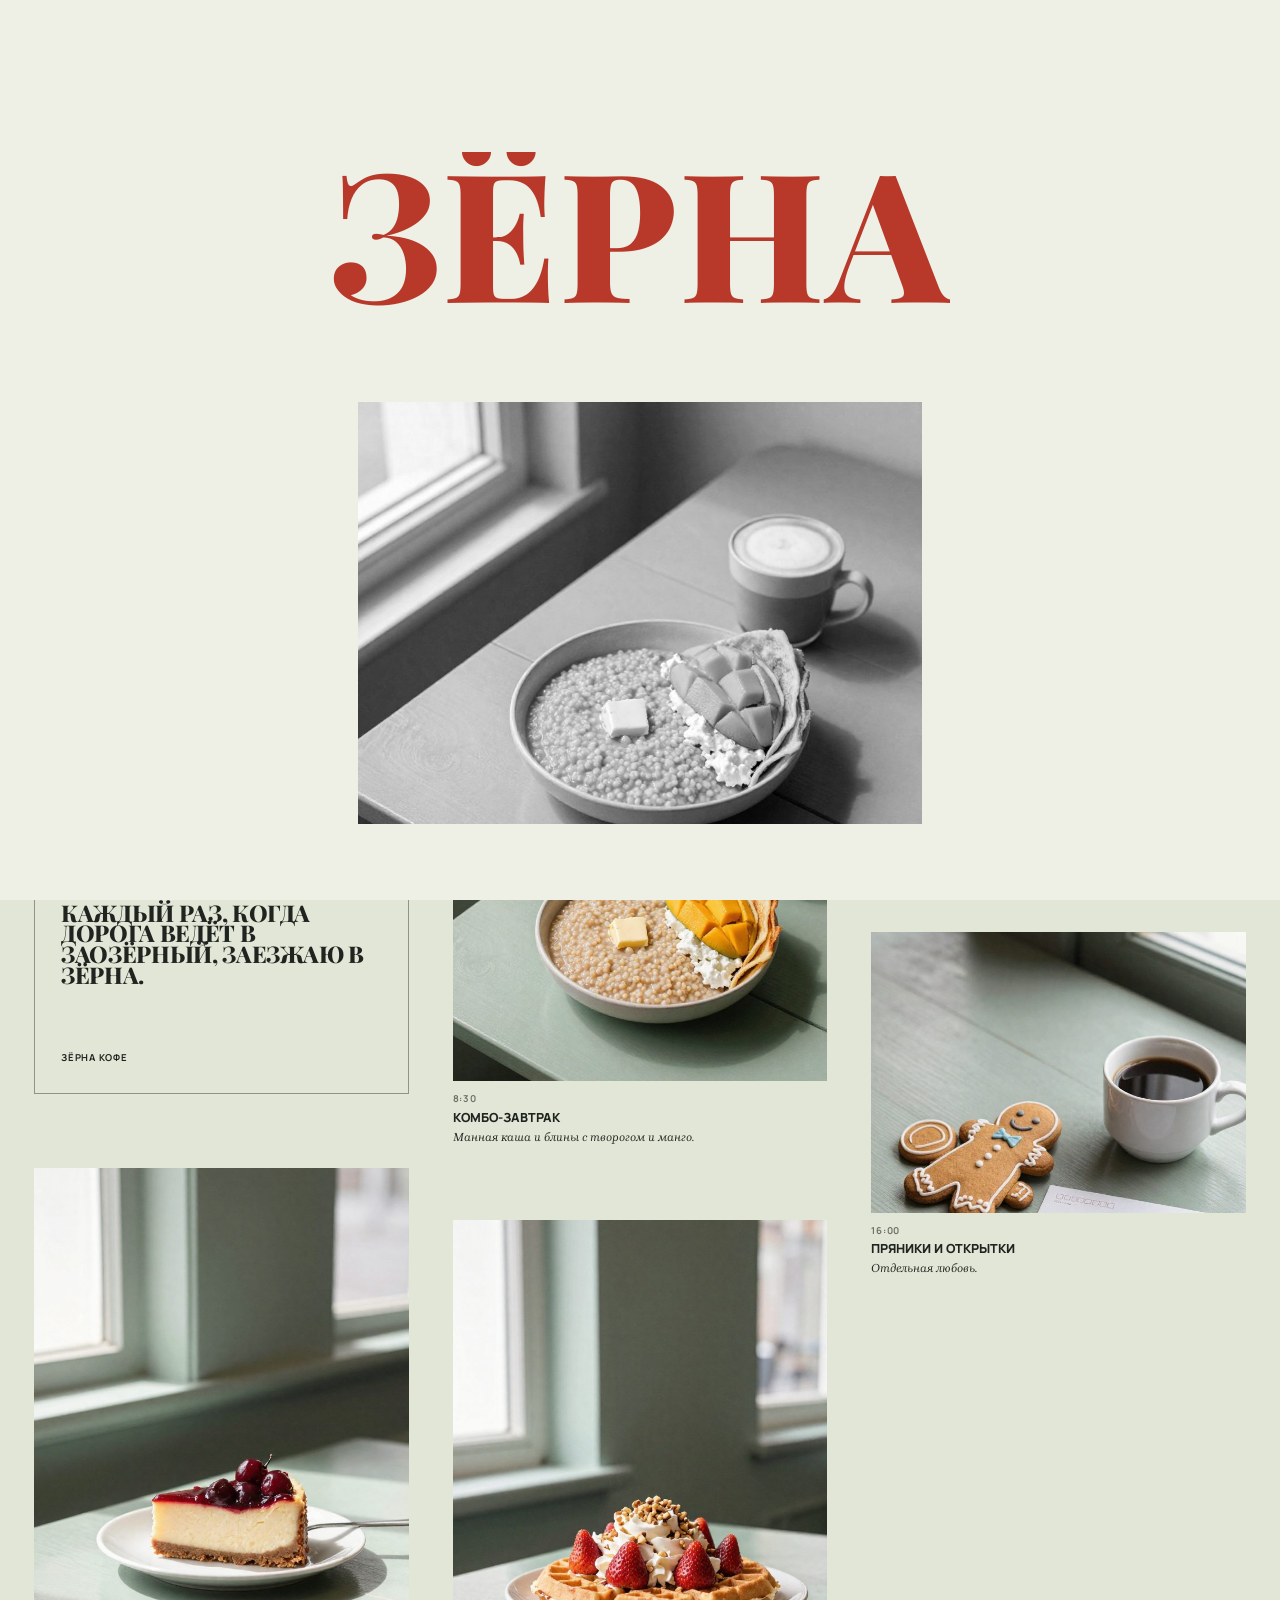
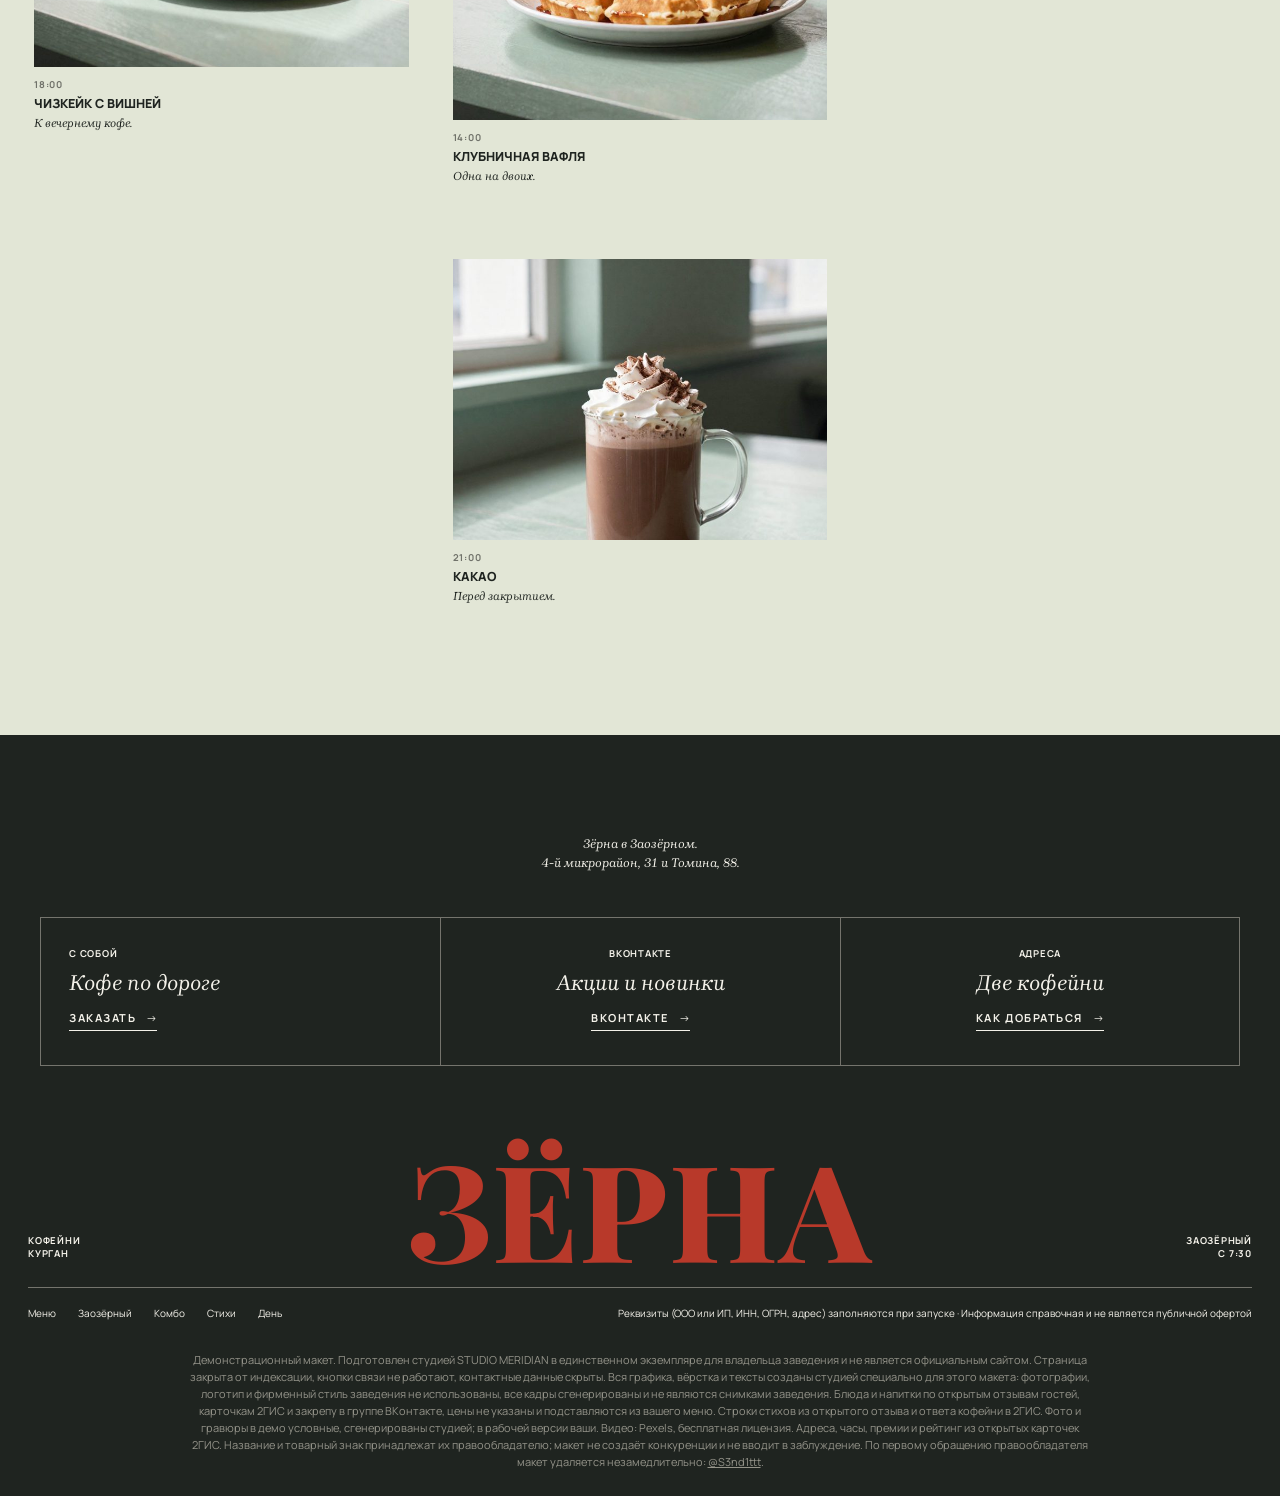
<file: den/index.html>
<!DOCTYPE html>
<html lang="ru" data-v="1" data-base="../" class="nojs" data-tone="l" data-tz="5">
<head>
<meta charset="UTF-8">
<meta name="viewport" content="width=device-width, initial-scale=1, viewport-fit=cover">
<meta name="robots" content="noindex, nofollow">
<title>День Зёрен · Демо-макет сайта · STUDIO MERIDIAN</title>
<meta name="description" content="Один день кофеен Зёрна кофе в Кургане: от комбо-завтрака до вечернего какао.">
<meta name="theme-color" content="#EEF0E6">
<meta property="og:type" content="website">
<meta property="og:title" content="Демо-макет сайта · STUDIO MERIDIAN">
<meta property="og:description" content="Один день кофеен Зёрна кофе в Кургане: от комбо-завтрака до вечернего какао.">
<meta property="og:url" content="https://sasakolpakoh227-a11y.github.io/zk/den/">
<meta property="og:image" content="https://sasakolpakoh227-a11y.github.io/zk/img/og.jpg?v=1">
<link rel="icon" href="data:image/svg+xml,%3Csvg xmlns='http://www.w3.org/2000/svg' viewBox='0 0 40 40'%3E%3Crect width='40' height='40' rx='9' fill='%238E9C72'/%3E%3Cpath d='M6 19l28-10-8 24-6-9z' fill='%23F4F2EA'/%3E%3Cpath d='M20 24L34 9' stroke='%23C8402F' stroke-width='2'/%3E%3C/svg%3E">
<link rel="preload" href="../fonts/playfair.woff2" as="font" type="font/woff2" crossorigin>
<link rel="preload" href="../fonts/manrope.woff2" as="font" type="font/woff2" crossorigin>
<link rel="preload" href="../fonts/brygada-italic.woff2" as="font" type="font/woff2" crossorigin>
<link rel="stylesheet" href="../skin.css?v=3e9a153c">
<link rel="stylesheet" href="../venue.css?v=6149d01a">
<noscript><style>.curtain{display:none}</style></noscript>
</head>
<body>
<p class="demo-strip">Демо-макет студии MERIDIAN · не является официальным сайтом заведения</p>
<div class="curtain" aria-hidden="true"><p class="wm" style="--wn:5"><span style="--i:0">з</span><span style="--i:1">ё</span><span style="--i:2">р</span><span style="--i:3">н</span><span style="--i:4">а</span></p><div class="pic"><div class="pi"><img src="../img/z-combo.jpg?v=1" alt="" decoding="async" width="896" height="1120"></div></div></div>
<div class="veil" aria-hidden="true"></div>
<header class="top">
  <nav class="nav" aria-label="Разделы"><a href="../menu/">Меню</a><a href="../#zaozerny">Заозёрный</a><a href="../#kombo">Комбо</a><a href="../#stihi">Стихи</a><a href="../den/" aria-current="page">День</a></nav>
  <button class="burger" type="button" aria-expanded="false" aria-controls="menu">Меню</button>
  <a class="logo" href="../" aria-label="Зёрна кофе, на главную"><svg class="lamp" viewBox="0 0 40 40" aria-hidden="true"><path d="M5 19l30-11-9 26-6-10z" fill="none" stroke="currentColor" stroke-width="1.5" stroke-linejoin="round"/><path d="M20 24l15-16" stroke="currentColor" stroke-width="1.2"/><path d="M4 28c3-1 5-1 7 1M2 33c4-1 7-1 9 1" fill="none" stroke="currentColor" stroke-width="1" stroke-linecap="round"/></svg><span>зёрна</span></a>
  <div class="right"><span class="now" data-now></span><button type="button" data-hint="Телефон скрыт в демо. В рабочей версии кнопка сразу набирает номер.">Позвонить</button></div>
</header>
<div class="menu" id="menu" hidden><nav aria-label="Меню"><a href="../menu/">Меню</a><a href="../#zaozerny">Заозёрный</a><a href="../#kombo">Комбо</a><a href="../#stihi">Стихи</a><a href="../den/" aria-current="page">День</a></nav></div>
<main class="daily" data-bg="l">

  <section class="dh"><h1 class="script rv"><span class="ln"><span>День Зёрен</span></span></h1><p class="lead">С половины восьмого<br>до вечернего какао.</p></section>
  <section class="mas"><div class="col"><div class="it2 w"><figure class="px"><img src="../img/z-cup.jpg?v=1" alt="" loading="lazy" decoding="async" width="1024" height="1024"></figure><div class="cap2"><span class="k">7:30</span><b>Первый капучино</b><span>С сердечком.</span></div></div><div class="qt"><p class="cap s">Каждый раз, когда дорога ведёт в Заозёрный, заезжаю в Зёрна.</p><p class="k">Зёрна кофе</p></div><div class="it2 t"><figure class="px"><img src="../img/z-cheesecake.jpg?v=1" alt="" loading="lazy" decoding="async" width="896" height="1120"></figure><div class="cap2"><span class="k">18:00</span><b>Чизкейк с вишней</b><span>К вечернему кофе.</span></div></div></div><div class="col"><div class="it2 t"><figure class="px"><img src="../img/z-combo.jpg?v=1" alt="" loading="lazy" decoding="async" width="896" height="1120"></figure><div class="cap2"><span class="k">8:30</span><b>Комбо‑завтрак</b><span>Манная каша и блины с творогом и манго.</span></div></div><div class="it2 t"><figure class="px"><img src="../img/z-waffle.jpg?v=1" alt="" loading="lazy" decoding="async" width="896" height="1120"></figure><div class="cap2"><span class="k">14:00</span><b>Клубничная вафля</b><span>Одна на двоих.</span></div></div><div class="it2 w"><figure class="px"><img src="../img/z-cocoa.jpg?v=1" alt="" loading="lazy" decoding="async" width="896" height="1120"></figure><div class="cap2"><span class="k">21:00</span><b>Какао</b><span>Перед закрытием.</span></div></div></div><div class="col"><div class="it2 w"><figure class="px"><img src="../img/z-filter.jpg?v=1" alt="" loading="lazy" decoding="async" width="896" height="1120"></figure><div class="cap2"><span class="k">11:00</span><b>Фильтр</b><span>После тренировки.</span></div></div><div class="it2 w"><figure class="px"><img src="../img/z-gingerbread.jpg?v=1" alt="" loading="lazy" decoding="async" width="896" height="1120"></figure><div class="cap2"><span class="k">16:00</span><b>Пряники и открытки</b><span>Отдельная любовь.</span></div></div></div></section>
</main>
<footer class="foot" data-bg="g">
  <p class="quote">Зёрна в Заозёрном.<br>4‑й микрорайон, 31 и Томина, 88.</p>
  <div class="boxes"><div class="box"><p class="k">С собой</p><p class="it">Кофе по дороге</p><button class="btn" type="button" data-hint="В рабочей версии заказ с собой или звонок.">Заказать</button></div><div class="box"><p class="k">ВКонтакте</p><p class="it">Акции и новинки</p><button class="btn" type="button" data-hint="В рабочей версии здесь ваша группа ВКонтакте.">ВКонтакте</button></div><div class="box"><p class="k">Адреса</p><p class="it">Две кофейни</p><a class="btn" href="../gde/">Как добраться</a></div></div>
  <div class="sig"><p class="k">Кофейни<br>Курган</p><p class="wm" aria-hidden="true" style="--wn:5">зёрна</p><p class="k r">Заозёрный<br>с 7:30</p></div>
  <div class="fine">
    <span><a href="../menu/">Меню</a><a href="../#zaozerny">Заозёрный</a><a href="../#kombo">Комбо</a><a href="../#stihi">Стихи</a><a href="../den/">День</a></span>
    <span>Реквизиты (ООО или ИП, ИНН, ОГРН, адрес) заполняются при запуске · Информация справочная и не является публичной офертой</span>
  </div>
  <p class="note">Демонстрационный макет. Подготовлен студией STUDIO MERIDIAN в единственном экземпляре для владельца заведения и не является официальным сайтом. Страница закрыта от индексации, кнопки связи не работают, контактные данные скрыты. Вся графика, вёрстка и тексты созданы студией специально для этого макета: фотографии, логотип и фирменный стиль заведения не использованы, все кадры сгенерированы и не являются снимками заведения. Блюда и напитки по открытым отзывам гостей, карточкам 2ГИС и закрепу в группе ВКонтакте, цены не указаны и подставляются из вашего меню. Строки стихов из открытого отзыва и ответа кофейни в 2ГИС. Фото и гравюры в демо условные, сгенерированы студией; в рабочей версии ваши. Видео: Pexels, бесплатная лицензия. Адреса, часы, премии и рейтинг из открытых карточек 2ГИС. Название и товарный знак принадлежат их правообладателю; макет не создаёт конкуренции и не вводит в заблуждение. По первому обращению правообладателя макет удаляется незамедлительно: <a href="https://t.me/S3nd1ttt" target="_blank" rel="noopener">@S3nd1ttt</a>.</p>
</footer>
<div class="toast" role="status" aria-live="polite" hidden></div>
<a class="mer-badge" href="https://t.me/S3nd1ttt" target="_blank" rel="noopener">MERIDIAN · Демо</a>
<script src="../skin.js?v=94cd19e5"></script>
<script src="../venue.js?v=4b300acd"></script>
</body>
</html>
</file>
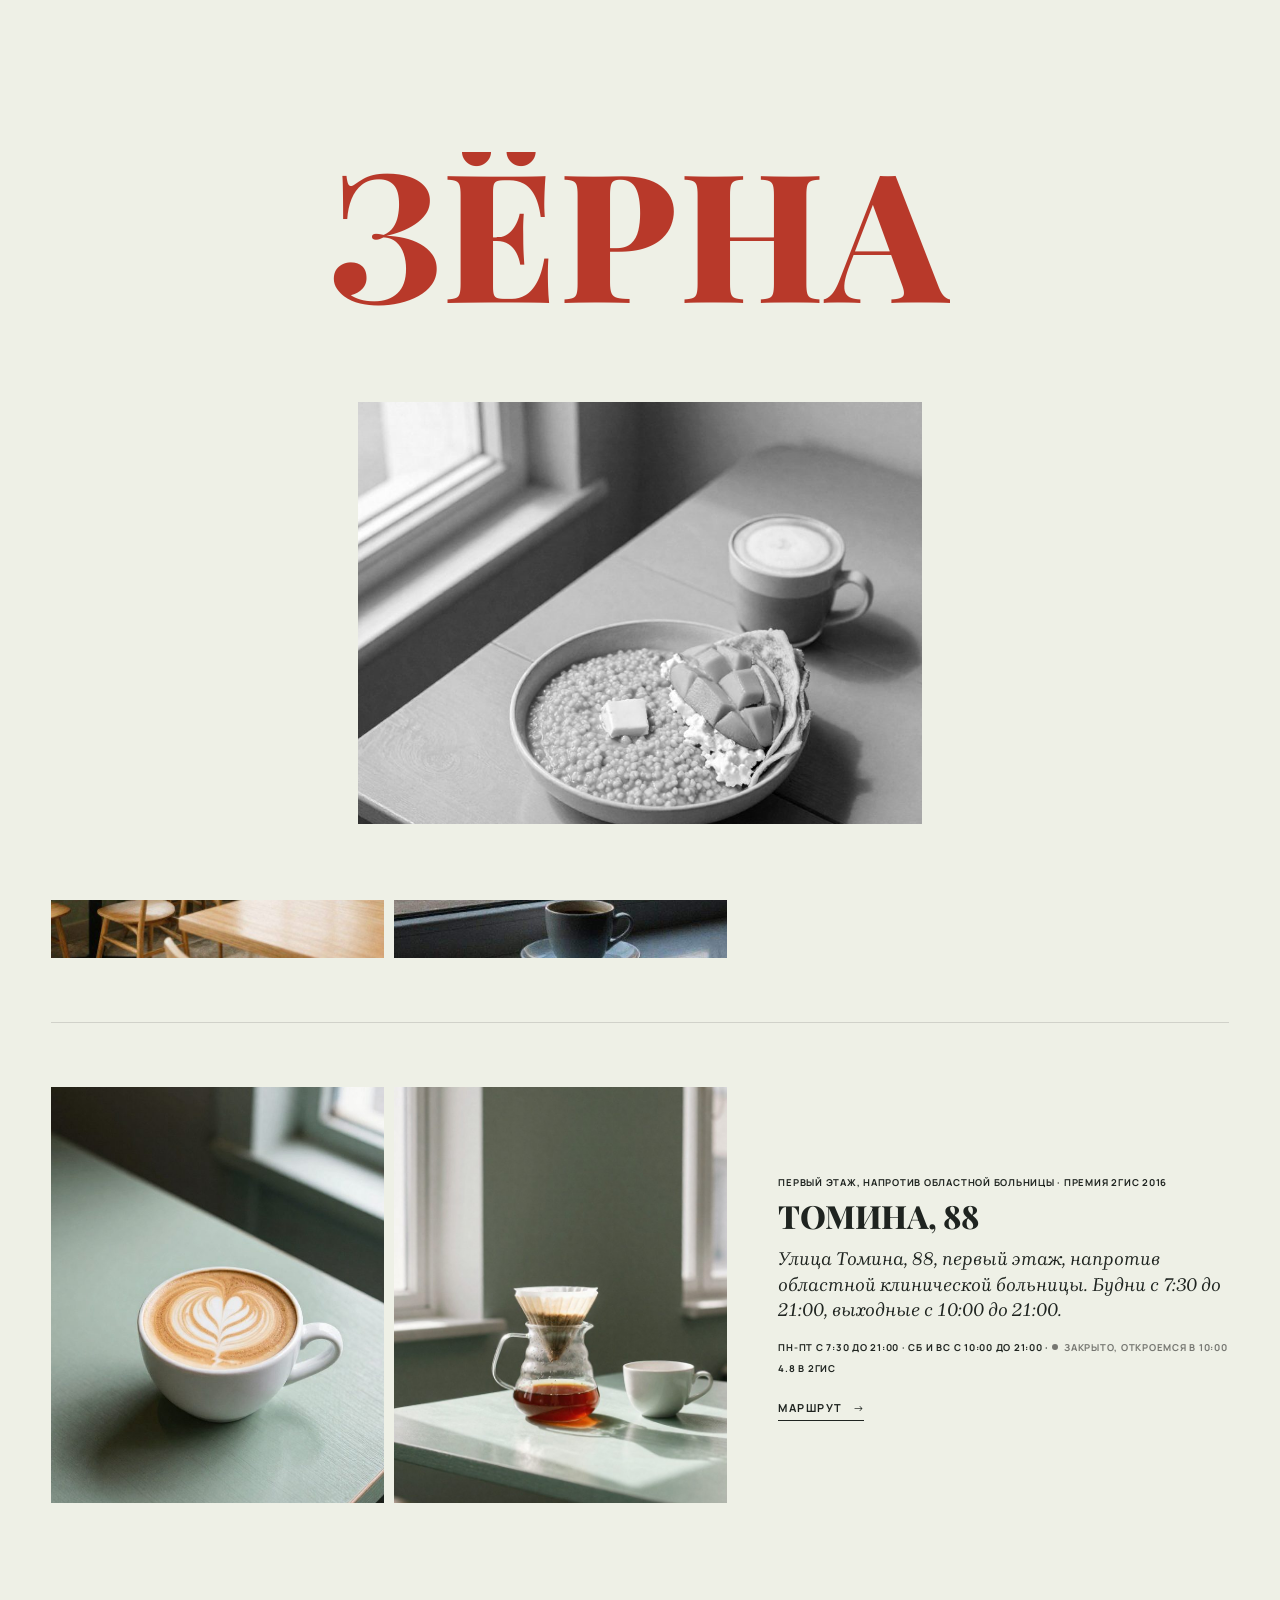
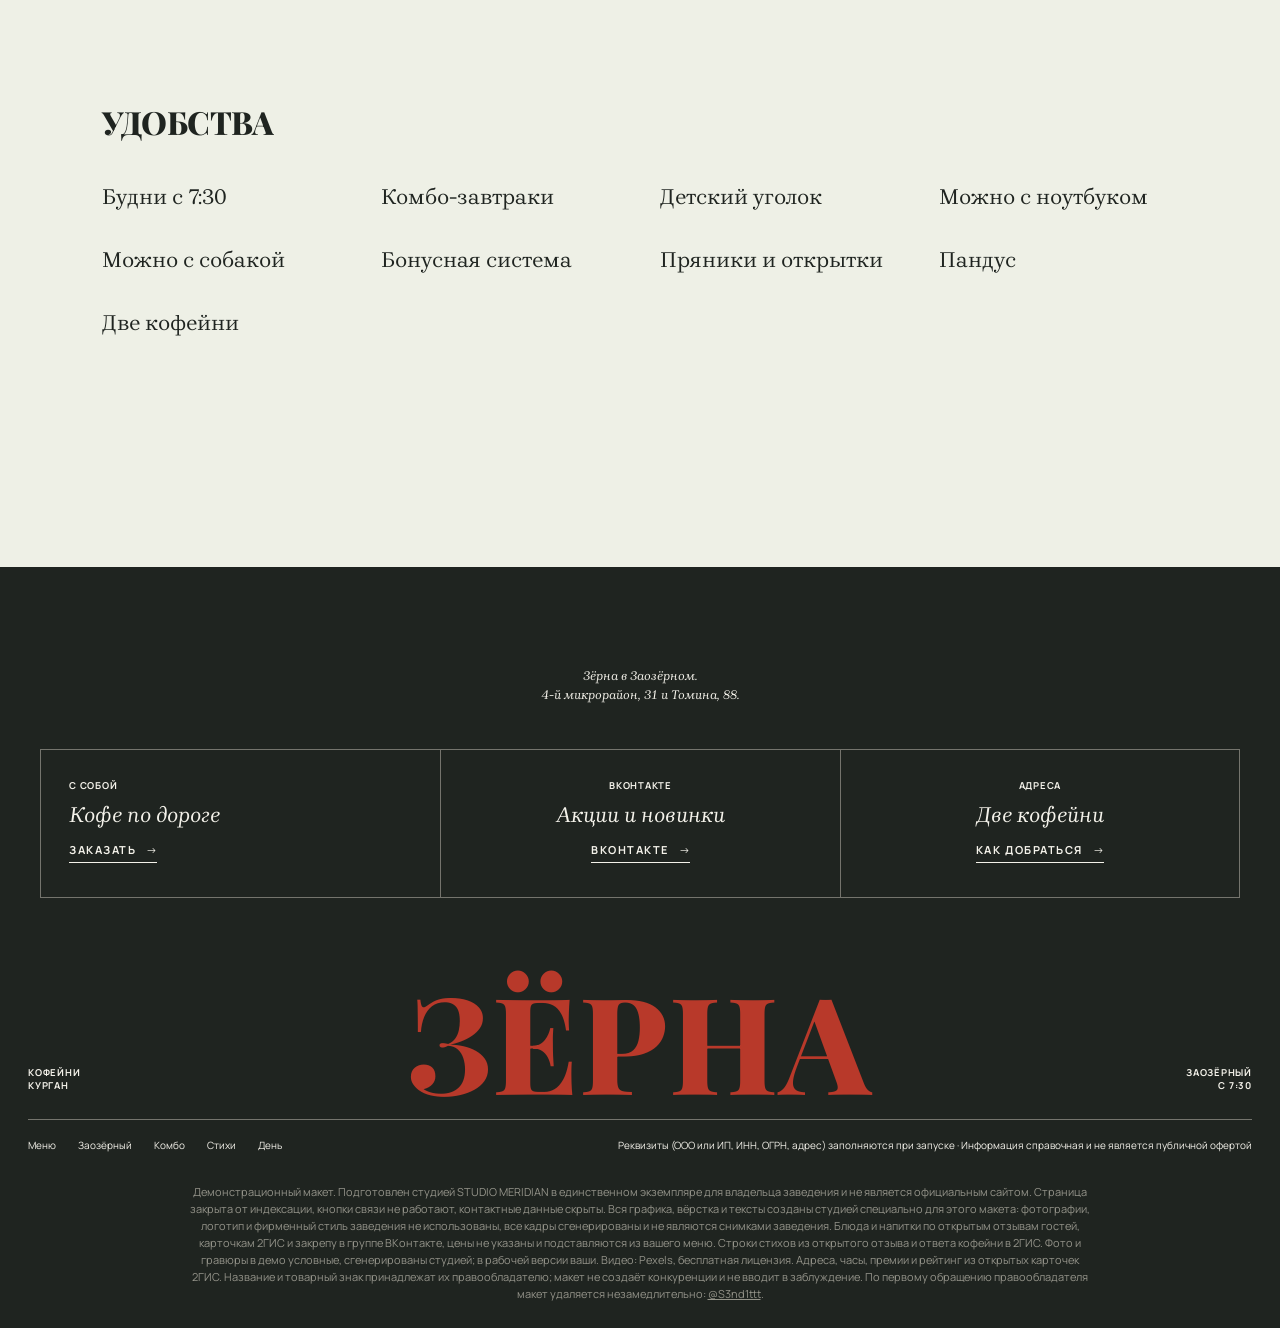
<file: gde/index.html>
<!DOCTYPE html>
<html lang="ru" data-v="1" data-base="../" class="nojs" data-tone="p" data-tz="5">
<head>
<meta charset="UTF-8">
<meta name="viewport" content="width=device-width, initial-scale=1, viewport-fit=cover">
<meta name="robots" content="noindex, nofollow">
<title>Две кофейни · Демо-макет сайта · STUDIO MERIDIAN</title>
<meta name="description" content="Зёрна кофе: 4-й микрорайон, 31 и улица Томина, 88. Часы и статус «открыто».">
<meta name="theme-color" content="#EEF0E6">
<meta property="og:type" content="website">
<meta property="og:title" content="Демо-макет сайта · STUDIO MERIDIAN">
<meta property="og:description" content="Зёрна кофе: 4-й микрорайон, 31 и улица Томина, 88. Часы и статус «открыто».">
<meta property="og:url" content="https://sasakolpakoh227-a11y.github.io/zk/gde/">
<meta property="og:image" content="https://sasakolpakoh227-a11y.github.io/zk/img/og.jpg?v=1">
<link rel="icon" href="data:image/svg+xml,%3Csvg xmlns='http://www.w3.org/2000/svg' viewBox='0 0 40 40'%3E%3Crect width='40' height='40' rx='9' fill='%238E9C72'/%3E%3Cpath d='M6 19l28-10-8 24-6-9z' fill='%23F4F2EA'/%3E%3Cpath d='M20 24L34 9' stroke='%23C8402F' stroke-width='2'/%3E%3C/svg%3E">
<link rel="preload" href="../fonts/playfair.woff2" as="font" type="font/woff2" crossorigin>
<link rel="preload" href="../fonts/manrope.woff2" as="font" type="font/woff2" crossorigin>
<link rel="preload" href="../fonts/brygada-italic.woff2" as="font" type="font/woff2" crossorigin>
<link rel="stylesheet" href="../skin.css?v=3e9a153c">
<link rel="stylesheet" href="../venue.css?v=6149d01a">
<noscript><style>.curtain{display:none}</style></noscript>
</head>
<body>
<p class="demo-strip">Демо-макет студии MERIDIAN · не является официальным сайтом заведения</p>
<div class="curtain" aria-hidden="true"><p class="wm" style="--wn:5"><span style="--i:0">з</span><span style="--i:1">ё</span><span style="--i:2">р</span><span style="--i:3">н</span><span style="--i:4">а</span></p><div class="pic"><div class="pi"><img src="../img/z-combo.jpg?v=1" alt="" decoding="async" width="896" height="1120"></div></div></div>
<div class="veil" aria-hidden="true"></div>
<header class="top">
  <nav class="nav" aria-label="Разделы"><a href="../menu/">Меню</a><a href="../#zaozerny">Заозёрный</a><a href="../#kombo">Комбо</a><a href="../#stihi">Стихи</a><a href="../den/">День</a></nav>
  <button class="burger" type="button" aria-expanded="false" aria-controls="menu">Меню</button>
  <a class="logo" href="../" aria-label="Зёрна кофе, на главную"><svg class="lamp" viewBox="0 0 40 40" aria-hidden="true"><path d="M5 19l30-11-9 26-6-10z" fill="none" stroke="currentColor" stroke-width="1.5" stroke-linejoin="round"/><path d="M20 24l15-16" stroke="currentColor" stroke-width="1.2"/><path d="M4 28c3-1 5-1 7 1M2 33c4-1 7-1 9 1" fill="none" stroke="currentColor" stroke-width="1" stroke-linecap="round"/></svg><span>зёрна</span></a>
  <div class="right"><span class="now" data-now></span><button type="button" data-hint="Телефон скрыт в демо. В рабочей версии кнопка сразу набирает номер.">Позвонить</button></div>
</header>
<div class="menu" id="menu" hidden><nav aria-label="Меню"><a href="../menu/">Меню</a><a href="../#zaozerny">Заозёрный</a><a href="../#kombo">Комбо</a><a href="../#stihi">Стихи</a><a href="../den/">День</a></nav></div>
<main class="spots-p" data-bg="p">

  <section class="mh"><p class="kick">Курган</p><h1 class="cap l rv"><span class="ln"><span>Две</span></span><span class="ln"><span>кофейни</span></span></h1></section>
  <article class="spot" id="zaozerny">
    <div class="sp2"><figure class="px"><img src="../img/z-hall.jpg?v=1" alt="4‑й микрорайон, 31" loading="lazy" decoding="async" width="864" height="1152"></figure><figure class="px"><img src="../img/z-window.jpg?v=1" alt="" loading="lazy" decoding="async" width="1344" height="896"></figure></div>
    <div class="si">
      <p class="k">Заозёрный, первый этаж, рядом гипермаркет · Премия 2ГИС: лучшая кофейня 2026</p>
      <h2 class="cap m">4‑й микрорайон, 31</h2>
      <p class="it">4-й микрорайон, 31, первый этаж, рядом гипермаркет. Будни с 7:30 до 22:00, выходные с 9:00 до 22:00.</p>
      <p class="k">Пн‑пт с 7:30 до 22:00 · сб и вс с 9:00 до 22:00 · <span class="st" data-open="7.5" data-close="22" data-open-we="9" data-close-we="22"></span></p>
      <p class="k">4.8 в 2ГИС · 354 оценки</p>
      <button class="btn" type="button" data-hint="В рабочей версии кнопка откроет маршрут в 2ГИС или Яндекс Картах.">Маршрут</button>
    </div>
  </article>
  <article class="spot" id="tomina">
    <div class="sp2"><figure class="px"><img src="../img/z-cup.jpg?v=1" alt="Томина, 88" loading="lazy" decoding="async" width="1024" height="1024"></figure><figure class="px"><img src="../img/z-filter.jpg?v=1" alt="" loading="lazy" decoding="async" width="896" height="1120"></figure></div>
    <div class="si">
      <p class="k">первый этаж, напротив областной больницы · Премия 2ГИС 2016</p>
      <h2 class="cap m">Томина, 88</h2>
      <p class="it">Улица Томина, 88, первый этаж, напротив областной клинической больницы. Будни с 7:30 до 21:00, выходные с 10:00 до 21:00.</p>
      <p class="k">Пн‑пт с 7:30 до 21:00 · сб и вс с 10:00 до 21:00 · <span class="st" data-open="7.5" data-close="21" data-open-we="10" data-close-we="21"></span></p>
      <p class="k">4.8 в 2ГИС</p>
      <button class="btn" type="button" data-hint="В рабочей версии кнопка откроет маршрут в 2ГИС или Яндекс Картах.">Маршрут</button>
    </div>
  </article>
  <section class="gives feats"><h2 class="cap m">Удобства</h2><div class="gv"><div><b>Будни с 7:30</b></div><div><b>Комбо‑завтраки</b></div><div><b>Детский уголок</b></div><div><b>Можно с ноутбуком</b></div><div><b>Можно с собакой</b></div><div><b>Бонусная система</b></div><div><b>Пряники и открытки</b></div><div><b>Пандус</b></div><div><b>Две кофейни</b></div></div></section>
</main>
<footer class="foot" data-bg="g">
  <p class="quote">Зёрна в Заозёрном.<br>4‑й микрорайон, 31 и Томина, 88.</p>
  <div class="boxes"><div class="box"><p class="k">С собой</p><p class="it">Кофе по дороге</p><button class="btn" type="button" data-hint="В рабочей версии заказ с собой или звонок.">Заказать</button></div><div class="box"><p class="k">ВКонтакте</p><p class="it">Акции и новинки</p><button class="btn" type="button" data-hint="В рабочей версии здесь ваша группа ВКонтакте.">ВКонтакте</button></div><div class="box"><p class="k">Адреса</p><p class="it">Две кофейни</p><a class="btn" href="../gde/">Как добраться</a></div></div>
  <div class="sig"><p class="k">Кофейни<br>Курган</p><p class="wm" aria-hidden="true" style="--wn:5">зёрна</p><p class="k r">Заозёрный<br>с 7:30</p></div>
  <div class="fine">
    <span><a href="../menu/">Меню</a><a href="../#zaozerny">Заозёрный</a><a href="../#kombo">Комбо</a><a href="../#stihi">Стихи</a><a href="../den/">День</a></span>
    <span>Реквизиты (ООО или ИП, ИНН, ОГРН, адрес) заполняются при запуске · Информация справочная и не является публичной офертой</span>
  </div>
  <p class="note">Демонстрационный макет. Подготовлен студией STUDIO MERIDIAN в единственном экземпляре для владельца заведения и не является официальным сайтом. Страница закрыта от индексации, кнопки связи не работают, контактные данные скрыты. Вся графика, вёрстка и тексты созданы студией специально для этого макета: фотографии, логотип и фирменный стиль заведения не использованы, все кадры сгенерированы и не являются снимками заведения. Блюда и напитки по открытым отзывам гостей, карточкам 2ГИС и закрепу в группе ВКонтакте, цены не указаны и подставляются из вашего меню. Строки стихов из открытого отзыва и ответа кофейни в 2ГИС. Фото и гравюры в демо условные, сгенерированы студией; в рабочей версии ваши. Видео: Pexels, бесплатная лицензия. Адреса, часы, премии и рейтинг из открытых карточек 2ГИС. Название и товарный знак принадлежат их правообладателю; макет не создаёт конкуренции и не вводит в заблуждение. По первому обращению правообладателя макет удаляется незамедлительно: <a href="https://t.me/S3nd1ttt" target="_blank" rel="noopener">@S3nd1ttt</a>.</p>
</footer>
<div class="toast" role="status" aria-live="polite" hidden></div>
<a class="mer-badge" href="https://t.me/S3nd1ttt" target="_blank" rel="noopener">MERIDIAN · Демо</a>
<script src="../skin.js?v=94cd19e5"></script>
<script src="../venue.js?v=4b300acd"></script>
</body>
</html>
</file>
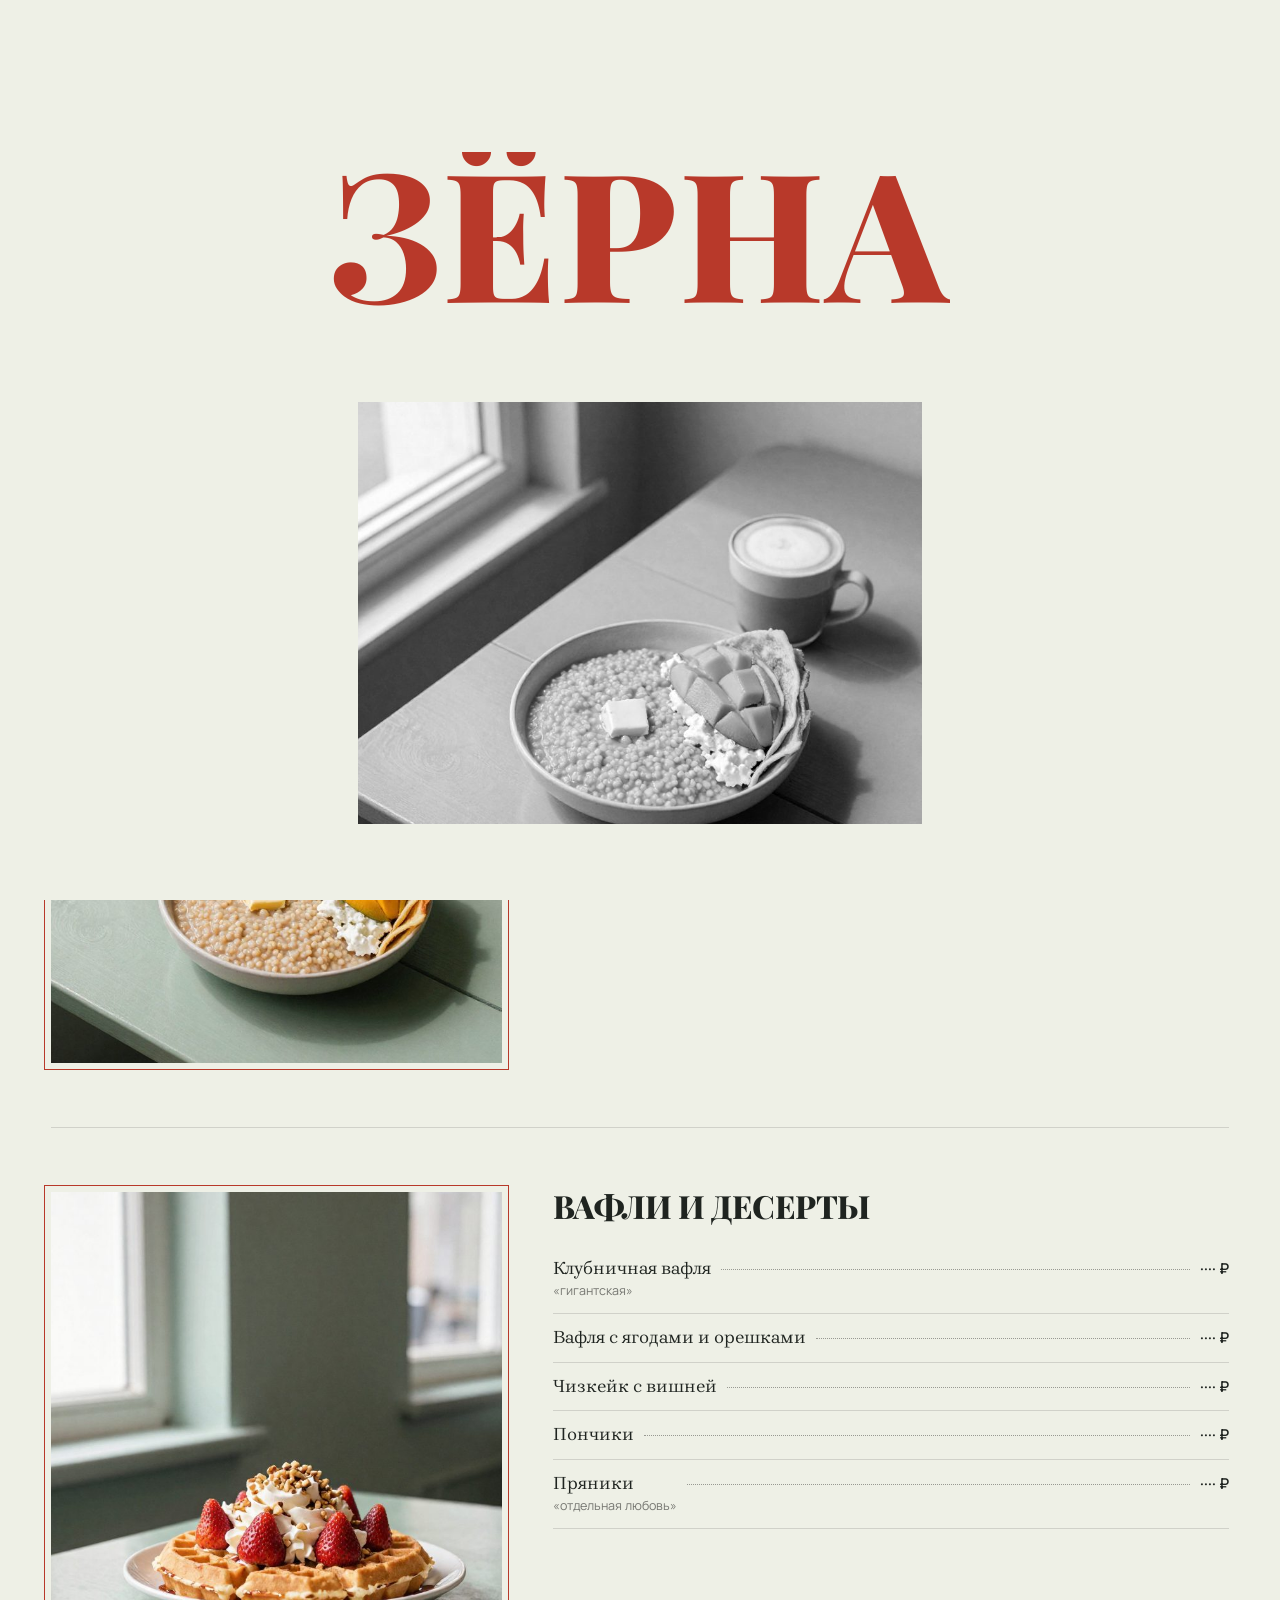
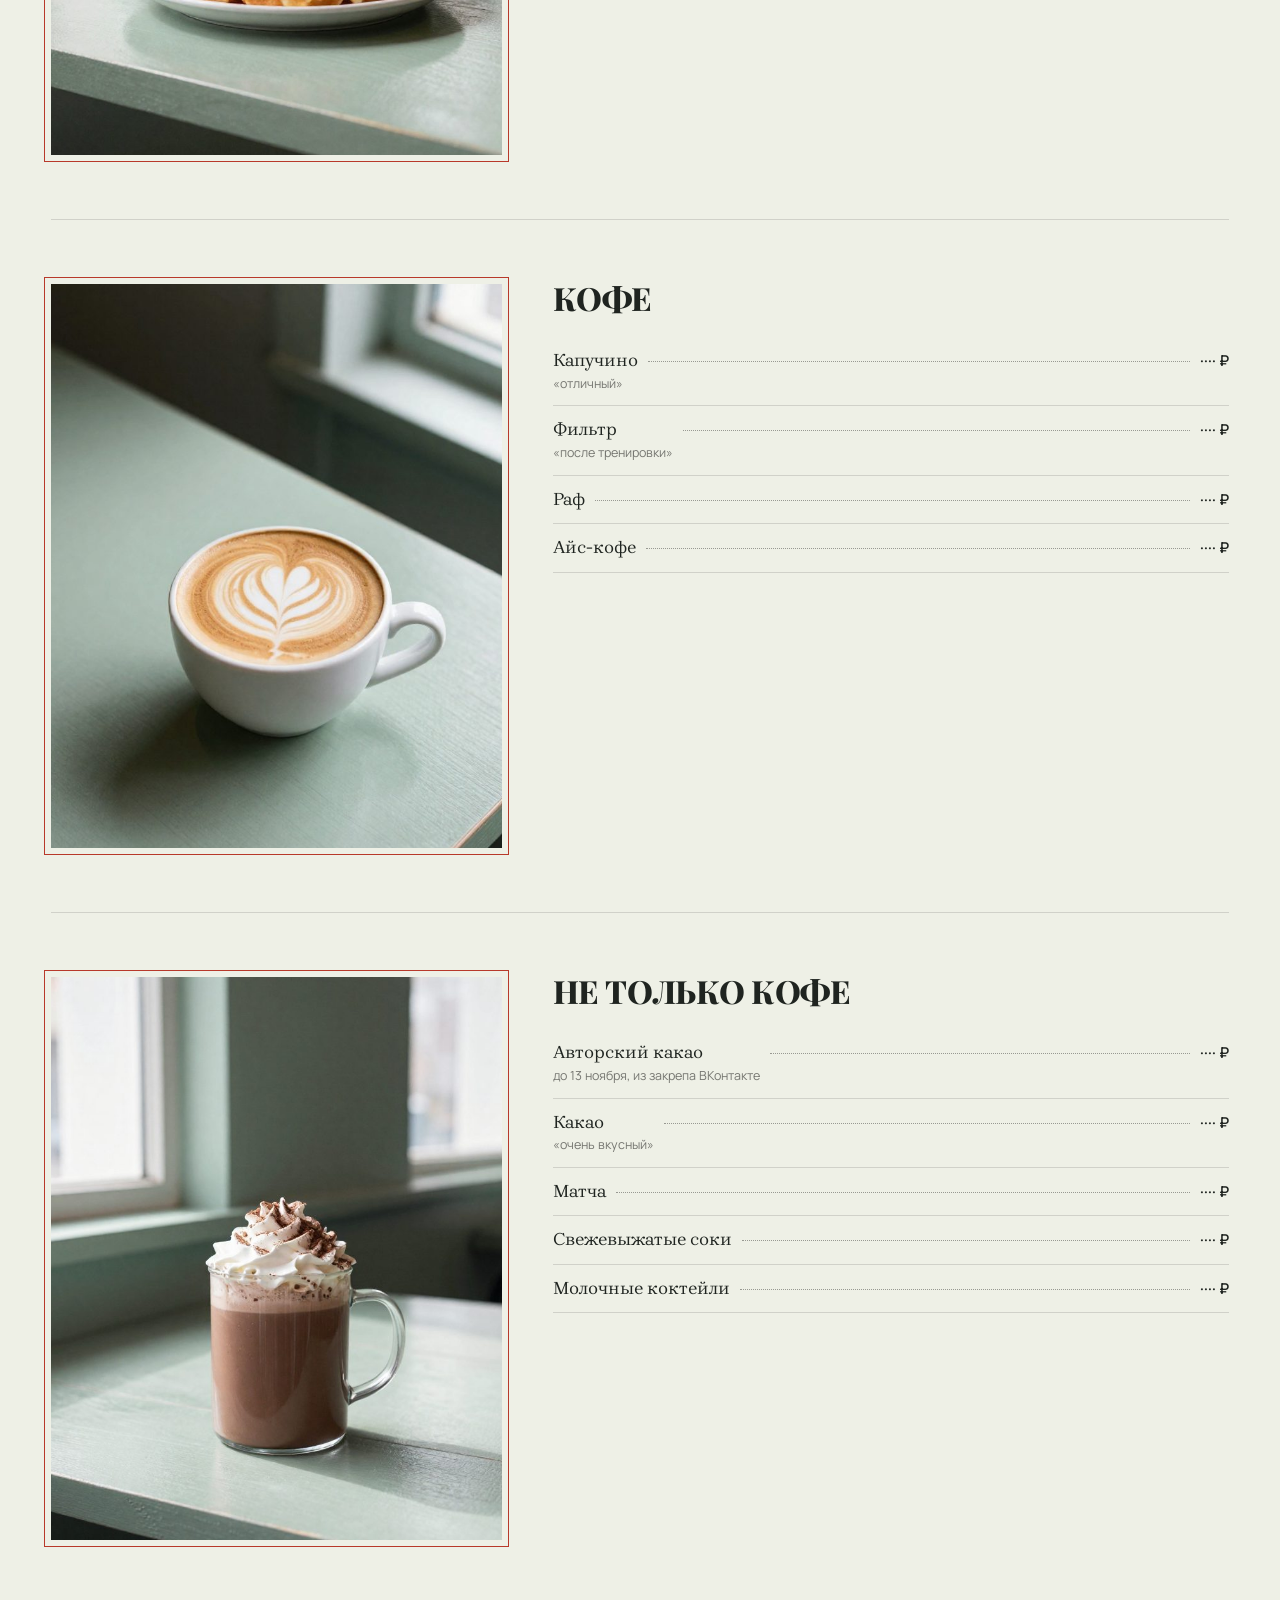
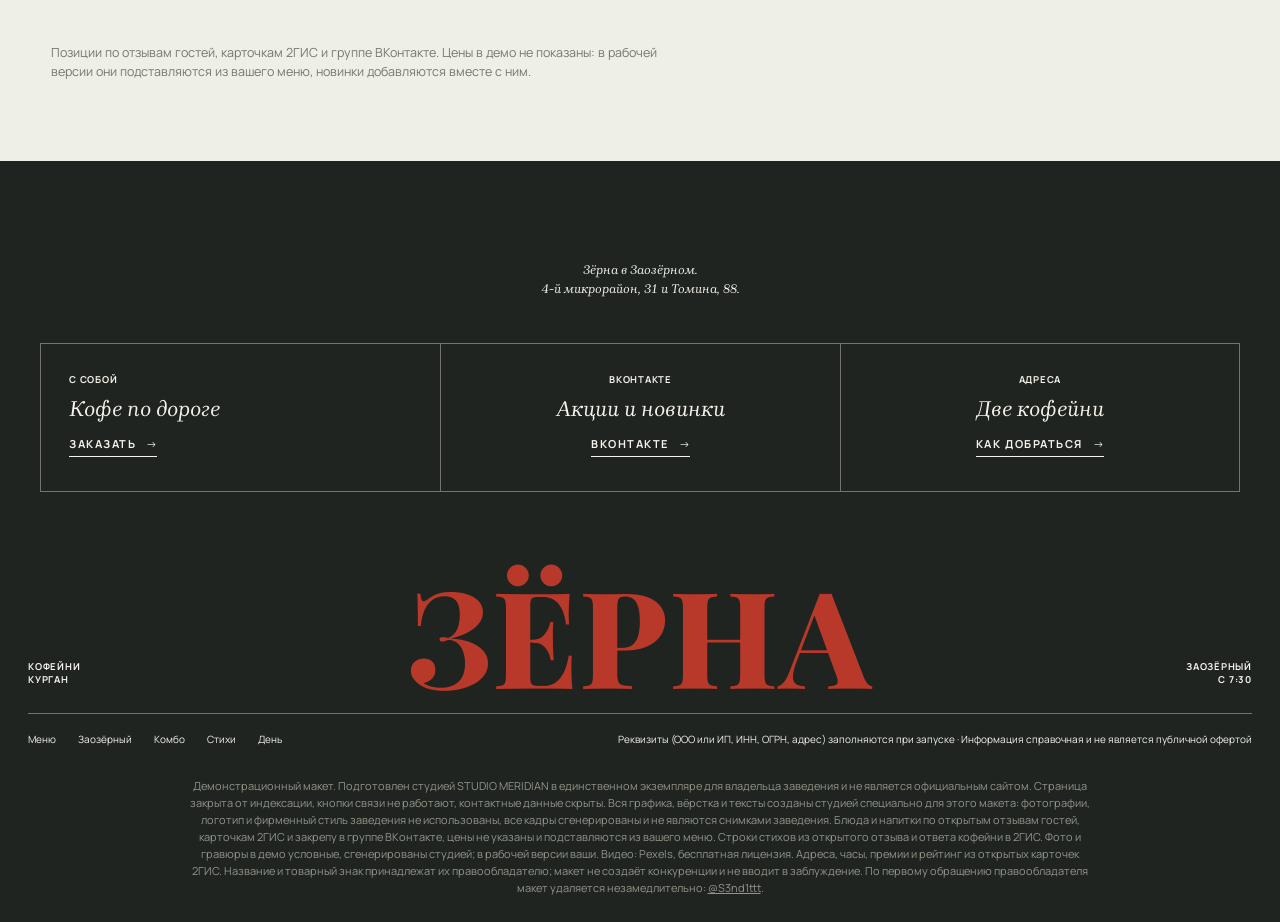
<file: menu/index.html>
<!DOCTYPE html>
<html lang="ru" data-v="1" data-base="../" class="nojs" data-tone="p" data-tz="5">
<head>
<meta charset="UTF-8">
<meta name="viewport" content="width=device-width, initial-scale=1, viewport-fit=cover">
<meta name="robots" content="noindex, nofollow">
<title>Меню · Демо-макет сайта · STUDIO MERIDIAN</title>
<meta name="description" content="Меню Зёрен кофе в Кургане: комбо-завтрак с манной кашей и блинами, гигантские клубничные вафли, чизкейк с вишней, какао.">
<meta name="theme-color" content="#EEF0E6">
<meta property="og:type" content="website">
<meta property="og:title" content="Демо-макет сайта · STUDIO MERIDIAN">
<meta property="og:description" content="Меню Зёрен кофе в Кургане: комбо-завтрак с манной кашей и блинами, гигантские клубничные вафли, чизкейк с вишней, какао.">
<meta property="og:url" content="https://sasakolpakoh227-a11y.github.io/zk/menu/">
<meta property="og:image" content="https://sasakolpakoh227-a11y.github.io/zk/img/og.jpg?v=1">
<link rel="icon" href="data:image/svg+xml,%3Csvg xmlns='http://www.w3.org/2000/svg' viewBox='0 0 40 40'%3E%3Crect width='40' height='40' rx='9' fill='%238E9C72'/%3E%3Cpath d='M6 19l28-10-8 24-6-9z' fill='%23F4F2EA'/%3E%3Cpath d='M20 24L34 9' stroke='%23C8402F' stroke-width='2'/%3E%3C/svg%3E">
<link rel="preload" href="../fonts/playfair.woff2" as="font" type="font/woff2" crossorigin>
<link rel="preload" href="../fonts/manrope.woff2" as="font" type="font/woff2" crossorigin>
<link rel="preload" href="../fonts/brygada-italic.woff2" as="font" type="font/woff2" crossorigin>
<link rel="stylesheet" href="../skin.css?v=3e9a153c">
<link rel="stylesheet" href="../venue.css?v=6149d01a">
<noscript><style>.curtain{display:none}</style></noscript>
</head>
<body>
<p class="demo-strip">Демо-макет студии MERIDIAN · не является официальным сайтом заведения</p>
<div class="curtain" aria-hidden="true"><p class="wm" style="--wn:5"><span style="--i:0">з</span><span style="--i:1">ё</span><span style="--i:2">р</span><span style="--i:3">н</span><span style="--i:4">а</span></p><div class="pic"><div class="pi"><img src="../img/z-combo.jpg?v=1" alt="" decoding="async" width="896" height="1120"></div></div></div>
<div class="veil" aria-hidden="true"></div>
<header class="top">
  <nav class="nav" aria-label="Разделы"><a href="../menu/" aria-current="page">Меню</a><a href="../#zaozerny">Заозёрный</a><a href="../#kombo">Комбо</a><a href="../#stihi">Стихи</a><a href="../den/">День</a></nav>
  <button class="burger" type="button" aria-expanded="false" aria-controls="menu">Меню</button>
  <a class="logo" href="../" aria-label="Зёрна кофе, на главную"><svg class="lamp" viewBox="0 0 40 40" aria-hidden="true"><path d="M5 19l30-11-9 26-6-10z" fill="none" stroke="currentColor" stroke-width="1.5" stroke-linejoin="round"/><path d="M20 24l15-16" stroke="currentColor" stroke-width="1.2"/><path d="M4 28c3-1 5-1 7 1M2 33c4-1 7-1 9 1" fill="none" stroke="currentColor" stroke-width="1" stroke-linecap="round"/></svg><span>зёрна</span></a>
  <div class="right"><span class="now" data-now></span><button type="button" data-hint="Телефон скрыт в демо. В рабочей версии кнопка сразу набирает номер.">Позвонить</button></div>
</header>
<div class="menu" id="menu" hidden><nav aria-label="Меню"><a href="../menu/" aria-current="page">Меню</a><a href="../#zaozerny">Заозёрный</a><a href="../#kombo">Комбо</a><a href="../#stihi">Стихи</a><a href="../den/">День</a></nav></div>
<main class="menu-p" data-bg="p">

  <section class="mh"><p class="kick">Две кофейни в Кургане</p><h1 class="cap l rv"><span class="ln"><span>Меню</span></span></h1><nav class="mtabs" aria-label="Разделы меню"><a href="#kombo">Завтраки и комбо</a><a href="#vafli">Вафли и десерты</a><a href="#kofe">Кофе</a><a href="#ne-kofe">Не только кофе</a></nav></section>
  <section class="mcat" id="kombo"><figure class="px"><img src="../img/z-combo.jpg?v=1" alt="Завтраки и комбо" loading="lazy" decoding="async" width="896" height="1120"></figure><div><h2 class="cap m">Завтраки и комбо</h2><ul class="mlist"><li><span><b>Комбо‑завтрак</b><small>кофе, манная каша, блины</small></span><i></i><em>···· ₽</em></li><li><span><b>Манная каша</b><small>«без единого комочка»</small></span><i></i><em>···· ₽</em></li><li><span><b>Блины с творогом и манго</b></span><i></i><em>···· ₽</em></li><li><span><b>Блины</b></span><i></i><em>···· ₽</em></li><li><span><b>Паста</b></span><i></i><em>···· ₽</em></li><li><span><b>Супы и салаты</b></span><i></i><em>···· ₽</em></li></ul></div></section>
  <section class="mcat" id="vafli"><figure class="px"><img src="../img/z-waffle.jpg?v=1" alt="Вафли и десерты" loading="lazy" decoding="async" width="896" height="1120"></figure><div><h2 class="cap m">Вафли и десерты</h2><ul class="mlist"><li><span><b>Клубничная вафля</b><small>«гигантская»</small></span><i></i><em>···· ₽</em></li><li><span><b>Вафля с ягодами и орешками</b></span><i></i><em>···· ₽</em></li><li><span><b>Чизкейк с вишней</b></span><i></i><em>···· ₽</em></li><li><span><b>Пончики</b></span><i></i><em>···· ₽</em></li><li><span><b>Пряники</b><small>«отдельная любовь»</small></span><i></i><em>···· ₽</em></li></ul></div></section>
  <section class="mcat" id="kofe"><figure class="px"><img src="../img/z-cup.jpg?v=1" alt="Кофе" loading="lazy" decoding="async" width="1024" height="1024"></figure><div><h2 class="cap m">Кофе</h2><ul class="mlist"><li><span><b>Капучино</b><small>«отличный»</small></span><i></i><em>···· ₽</em></li><li><span><b>Фильтр</b><small>«после тренировки»</small></span><i></i><em>···· ₽</em></li><li><span><b>Раф</b></span><i></i><em>···· ₽</em></li><li><span><b>Айс‑кофе</b></span><i></i><em>···· ₽</em></li></ul></div></section>
  <section class="mcat" id="ne-kofe"><figure class="px"><img src="../img/z-cocoa.jpg?v=1" alt="Не только кофе" loading="lazy" decoding="async" width="896" height="1120"></figure><div><h2 class="cap m">Не только кофе</h2><ul class="mlist"><li><span><b>Авторский какао</b><small>до 13 ноября, из закрепа ВКонтакте</small></span><i></i><em>···· ₽</em></li><li><span><b>Какао</b><small>«очень вкусный»</small></span><i></i><em>···· ₽</em></li><li><span><b>Матча</b></span><i></i><em>···· ₽</em></li><li><span><b>Свежевыжатые соки</b></span><i></i><em>···· ₽</em></li><li><span><b>Молочные коктейли</b></span><i></i><em>···· ₽</em></li></ul></div></section>
  <p class="mnote">Позиции по отзывам гостей, карточкам 2ГИС и группе ВКонтакте. Цены в демо не показаны: в рабочей версии они подставляются из вашего меню, новинки добавляются вместе с ним.</p>
</main>
<footer class="foot" data-bg="g">
  <p class="quote">Зёрна в Заозёрном.<br>4‑й микрорайон, 31 и Томина, 88.</p>
  <div class="boxes"><div class="box"><p class="k">С собой</p><p class="it">Кофе по дороге</p><button class="btn" type="button" data-hint="В рабочей версии заказ с собой или звонок.">Заказать</button></div><div class="box"><p class="k">ВКонтакте</p><p class="it">Акции и новинки</p><button class="btn" type="button" data-hint="В рабочей версии здесь ваша группа ВКонтакте.">ВКонтакте</button></div><div class="box"><p class="k">Адреса</p><p class="it">Две кофейни</p><a class="btn" href="../gde/">Как добраться</a></div></div>
  <div class="sig"><p class="k">Кофейни<br>Курган</p><p class="wm" aria-hidden="true" style="--wn:5">зёрна</p><p class="k r">Заозёрный<br>с 7:30</p></div>
  <div class="fine">
    <span><a href="../menu/">Меню</a><a href="../#zaozerny">Заозёрный</a><a href="../#kombo">Комбо</a><a href="../#stihi">Стихи</a><a href="../den/">День</a></span>
    <span>Реквизиты (ООО или ИП, ИНН, ОГРН, адрес) заполняются при запуске · Информация справочная и не является публичной офертой</span>
  </div>
  <p class="note">Демонстрационный макет. Подготовлен студией STUDIO MERIDIAN в единственном экземпляре для владельца заведения и не является официальным сайтом. Страница закрыта от индексации, кнопки связи не работают, контактные данные скрыты. Вся графика, вёрстка и тексты созданы студией специально для этого макета: фотографии, логотип и фирменный стиль заведения не использованы, все кадры сгенерированы и не являются снимками заведения. Блюда и напитки по открытым отзывам гостей, карточкам 2ГИС и закрепу в группе ВКонтакте, цены не указаны и подставляются из вашего меню. Строки стихов из открытого отзыва и ответа кофейни в 2ГИС. Фото и гравюры в демо условные, сгенерированы студией; в рабочей версии ваши. Видео: Pexels, бесплатная лицензия. Адреса, часы, премии и рейтинг из открытых карточек 2ГИС. Название и товарный знак принадлежат их правообладателю; макет не создаёт конкуренции и не вводит в заблуждение. По первому обращению правообладателя макет удаляется незамедлительно: <a href="https://t.me/S3nd1ttt" target="_blank" rel="noopener">@S3nd1ttt</a>.</p>
</footer>
<div class="toast" role="status" aria-live="polite" hidden></div>
<a class="mer-badge" href="https://t.me/S3nd1ttt" target="_blank" rel="noopener">MERIDIAN · Демо</a>
<script src="../skin.js?v=94cd19e5"></script>
<script src="../venue.js?v=4b300acd"></script>
</body>
</html>
</file>
<file: skin.css>
/* DEMOKIT, кожа MAISON: каркас MAISON CAFÉ (шрифты Manrope и Brygada 1918, SIL OFL) для демо реальным заведениям.
   Палитра и шрифты в переменных :root, заведение переопределяет их в своём venue.css. Фон меняется по разделам data-bg. */
@font-face{font-family:'MSans';src:url(fonts/manrope.woff2) format('woff2');font-weight:400 800;font-display:swap}
@font-face{font-family:'MSerif';src:url(fonts/brygada.woff2) format('woff2');font-weight:400 700;font-style:normal;font-display:swap}
@font-face{font-family:'MSerif';src:url(fonts/brygada-italic.woff2) format('woff2');font-weight:400 700;font-style:italic;font-display:swap}

:root{
  --gr:#1E1E1C;--gr2:#282826;--pa:#F1EEE7;--li:#E2DBCC;--kr:#D3BE98;--ink:#171716;--cream:#E9E3D6;--brass:#D9B26F;--acc:var(--brass);--disp:var(--sans);
  --sans:'MSans',system-ui,sans-serif;--serif:'MSerif',Georgia,serif;
  --ease:cubic-bezier(.2,.8,.2,1);--eio:cubic-bezier(.77,0,.175,1);--eo:cubic-bezier(.25,.46,.45,.94);--hd:64px;
}
html{--bg:var(--gr);--fg:var(--cream);--mut:rgba(233,227,214,.58);--line:rgba(233,227,214,.16);--line2:rgba(233,227,214,.42);--tile:#4A5A4F}
html[data-tone=p]{--bg:var(--pa);--fg:var(--ink);--mut:rgba(23,23,22,.56);--line:rgba(23,23,22,.14);--line2:rgba(23,23,22,.4);--tile:#8E8982}
html[data-tone=l]{--bg:var(--li);--fg:var(--ink);--mut:rgba(23,23,22,.56);--line:rgba(23,23,22,.15);--line2:rgba(23,23,22,.4);--tile:#8E8982}
html[data-tone=k]{--bg:var(--kr);--fg:var(--ink);--mut:rgba(23,23,22,.6);--line:rgba(23,23,22,.18);--line2:rgba(23,23,22,.45);--tile:#8E8475}
html.en .ru,html:not(.en) .en{display:none}
*,*::before,*::after{box-sizing:border-box}
html,body{overflow-x:clip}
body{margin:0;background:var(--bg);color:var(--fg);font:400 15px/1.5 var(--sans);-webkit-font-smoothing:antialiased;transition:background-color .8s var(--ease),color .8s var(--ease)}
img,video{display:block;max-width:100%;height:auto}
a{color:inherit;text-decoration:none}
button,input{font:inherit;color:inherit}
button{background:none;border:0;padding:0;cursor:pointer}
figure{margin:0}
p{margin:0}
h1{margin:0;font:inherit}
.vh{position:absolute;width:1px;height:1px;overflow:hidden;clip:rect(0 0 0 0);white-space:nowrap}
:focus-visible{outline:1px solid currentColor;outline-offset:3px}

/* ── шрифтовые роли ── */
.cap{font:800 18px/.88 var(--disp);text-transform:uppercase;letter-spacing:-.035em;margin:0}
.cap.xl{font-size:clamp(56px,8.6vw,136px)}
.cap.l{font-size:clamp(40px,5.2vw,82px)}
.cap.m{font-size:clamp(24px,2.5vw,38px);line-height:.94;letter-spacing:-.03em}
.cap.s{font-size:15px;line-height:1.05;letter-spacing:-.01em}
.cap.s2{font-size:clamp(22px,2vw,28px);line-height:.95;letter-spacing:-.02em}
.kick{font:400 20px/1.2 var(--serif);margin-bottom:14px;letter-spacing:-.01em}
.lead{font-size:14px;line-height:1.5;margin-top:28px}
.k{font:700 9.5px/1.35 var(--sans);text-transform:uppercase;letter-spacing:.08em}
.btn{display:inline-block;border:1px solid var(--line2);padding:11px 28px;font:600 9.5px/1 var(--sans);text-transform:uppercase;letter-spacing:.12em;transition:background .3s,color .3s,border-color .3s}
.btn:hover{background:var(--fg);color:var(--bg);border-color:var(--fg)}

/* ── проявление заголовков по строкам (маска) и мягкое появление ── */
.ln{display:block;overflow:hidden;padding-bottom:.13em;margin-bottom:-.13em}
.ln>span{display:block;transform:translateY(108%);transition:transform 1.1s var(--ease)}
.ln:nth-child(2)>span{transition-delay:.09s}.ln:nth-child(3)>span{transition-delay:.18s}
.rv.in .ln>span{transform:none}
.rv-f{opacity:0;transform:translateY(16px);transition:opacity 1s var(--ease) .25s,transform 1s var(--ease) .25s}
.rv-f.in{opacity:1;transform:none}
html.nojs .ln>span,html.nojs .rv-f{transform:none;opacity:1}

/* ── шторка-загрузчик: знак, снизу поднимается кадр, потом шторка уходит вверх ── */
.curtain{position:fixed;inset:0;z-index:200;background:var(--pa);color:var(--ink);display:flex;flex-direction:column;align-items:center;justify-content:center;overflow:hidden;transition:transform 1.1s var(--eio)}
.curtain .wm{font:500 clamp(84px,14vw,230px)/.86 var(--serif);letter-spacing:-.045em;position:relative;z-index:2;overflow:hidden;padding:0 .04em .12em;white-space:nowrap}
.curtain .wm span{display:inline-block;transform:translateY(110%);transition:transform 1.25s var(--eio) calc(var(--i) * 45ms)}
.curtain .pic{width:min(44vw,620px);aspect-ratio:4/3;overflow:hidden;margin-top:-.1em;transform:translateY(80vh);transition:transform 1.6s var(--eio) .2s}
.curtain .pi{width:100%;height:100%;transform:translateY(-10%) scale(1.1);transition:transform 1.6s var(--eio) .2s}
.curtain .pic img{width:100%;height:100%;object-fit:cover;filter:grayscale(1) contrast(1.05)}
html.c1 .curtain .wm span{transform:none}
html.c1 .curtain .pic{transform:translateY(18%)}
html.c1 .curtain .pi{transform:translateY(0) scale(1.1)}
html.c2 .curtain{transform:translateY(-100%)}
html.c2 .curtain .pi{transform:translateY(40%) scale(1.2)}
html.quick .curtain{background:var(--gr);color:var(--cream);transition-duration:.8s}
html.quick .curtain .pic{display:none}
html.quick .curtain .wm span{transition-duration:.7s;transition-delay:calc(var(--i) * 18ms)}
html.c3 .curtain{display:none}
/* шторка между страницами: графит опускается сверху, новая страница открывается из-под неё */
.veil{position:fixed;inset:0;z-index:190;background:var(--gr);transform:translateY(-100%);transition:transform .75s var(--eio);pointer-events:none}
html.leaving .veil{transform:none}

/* ── шапка ── */
.top{position:sticky;top:0;z-index:50;height:var(--hd);display:grid;grid-template-columns:1fr auto 1fr;align-items:center;padding:0 28px;background:var(--bg);border-bottom:1px solid var(--line);transition:background-color .8s var(--ease),transform .5s cubic-bezier(.455,.03,.515,.955)}
html.hd-up .top{transform:translateY(-101%)}
.nav{display:flex;gap:22px;font-size:11.5px}
.nav a{position:relative;padding:4px 0}
.nav a::after{content:'';position:absolute;left:50%;bottom:-3px;height:1px;width:0;background:currentColor;transform:translateX(-50%);transition:width .5s cubic-bezier(.455,.03,.515,.955)}
.nav a:hover::after{width:100%}
.nav a[aria-current]::after{width:14px}
.nav a[aria-current]:hover::after{width:100%}
.logo{font:500 33px/1 var(--serif);letter-spacing:-.035em;white-space:nowrap}
.right{display:flex;justify-content:flex-end;align-items:center;gap:18px;font-size:11.5px;white-space:nowrap}
.langs{display:flex;gap:9px}
.langs button{color:var(--mut)}
.langs button[aria-pressed=true]{color:var(--fg)}
.burger{display:none;font-size:11.5px;justify-self:start}
.menu{position:fixed;inset:var(--hd) 0 0;z-index:49;background:var(--bg);padding:30px 24px}
.menu nav{display:flex;flex-direction:column;gap:6px}
.menu a{font:800 34px/1.05 var(--sans);text-transform:uppercase;letter-spacing:-.03em}

/* ── первый экран ── */
.hero{min-height:calc(100svh - var(--hd));display:flex;flex-direction:column;align-items:center;justify-content:center;text-align:center;padding:60px 24px 90px}
.hero .lead{max-width:520px}
.hero .btn{margin-top:30px}
.hbtns{display:flex;flex-wrap:wrap;justify-content:center;gap:10px}.hbtns .btn{margin:30px 0 0 !important}

/* ── пара видео: растёт по прокрутке ── */
.duo{height:190vh;--k:0}
.duo .stick{position:sticky;top:var(--hd);height:calc(100svh - var(--hd));display:grid;place-items:center}
.duo .pair{display:grid;grid-template-columns:1fr 1fr;width:calc(54vw + 36vw * var(--k));max-width:calc((100svh - var(--hd) - 60px) * 1.7)}
.duo figure{aspect-ratio:5/6;overflow:hidden;background:var(--gr2)}
.duo img,.duo video{width:100%;height:100%;object-fit:cover}

/* ── линейки и сетка пачек ── */
.ranges{padding:130px 24px 120px;text-align:center}
.grid{display:grid;grid-template-columns:repeat(3,1fr);gap:22px;max-width:1260px;margin:56px auto 50px;text-align:left}
.card{display:block}
.card .ph{position:relative;display:block;aspect-ratio:4/5;overflow:hidden;background:var(--tile)}
.card .ph img{position:absolute;inset:0;width:100%;height:100%;object-fit:cover;transition:opacity .6s var(--ease),transform 1.2s var(--ease)}
.card .ph .alt{opacity:0}
.card:hover .ph .alt{opacity:1}
.card:hover .ph img{transform:scale(1.025)}
.card .meta{display:grid;grid-template-columns:1fr auto;gap:2px 12px;padding:14px 0 6px}
.card .meta b{font:800 12.5px/1.2 var(--sans);text-transform:uppercase;letter-spacing:-.01em}
.card .meta .pr{position:relative;font-size:10.5px;padding-bottom:2px;align-self:start}
.card .meta .pr::after{content:'';position:absolute;left:0;right:0;bottom:0;height:1px;background:currentColor;transform:scaleX(0);transform-origin:left;transition:transform .5s cubic-bezier(.455,.03,.515,.955)}
.card:hover .meta .pr::after{transform:scaleX(1)}
.card .meta small{grid-column:1/-1;font-size:11px;color:var(--mut)}
.card[hidden]{display:none}
.tabs{display:flex;flex-wrap:wrap;justify-content:center;gap:8px;margin-top:36px}
.tabs button{border:1px solid var(--line);padding:9px 16px;font:600 9.5px/1 var(--sans);text-transform:uppercase;letter-spacing:.1em}
.tabs button[aria-pressed=true]{background:var(--fg);color:var(--bg);border-color:var(--fg)}
.shop .grid{margin-top:40px}
.banner{padding:140px 24px;text-align:center}
.banner .lead{max-width:460px;margin:26px auto 0}

/* ── парящий коллаж ── */
.collage{position:relative;padding:40px 0 120px}
.fl{position:relative;height:150vh;max-width:1400px;margin:0 auto}
.fl figure{position:absolute;overflow:hidden;background:var(--gr2);will-change:transform}
.fl img{width:100%;height:100%;object-fit:cover}
.fl .c0{left:50%;top:6vh;width:min(36vw,520px);aspect-ratio:3/4;margin-left:calc(min(36vw,520px) / -2);z-index:1}
.fl .c1{left:12%;top:26vh;width:11vw;aspect-ratio:4/5;z-index:2}
.fl .c2{right:13%;top:12vh;width:10vw;aspect-ratio:3/4}
.fl .c3{left:23%;top:96vh;width:10vw;aspect-ratio:1;z-index:2}
.fl .c4{right:22%;top:104vh;width:11vw;aspect-ratio:1;z-index:2}
.fl .c5{left:6%;top:70vh;width:9vw;aspect-ratio:1}
.collage .say{text-align:center;padding:0 24px;margin-top:-8vh;position:relative;z-index:3}
.collage .say .btn{margin-top:30px}

/* ── обжарка во всю ширину ── */
.roast .wide{height:100svh;overflow:hidden;background:var(--gr2)}
.roast .wide img,.roast .wide video{width:100%;height:100%;object-fit:cover;transform:scale(var(--z,1.12));will-change:transform}

/* ── кофейни на главной ── */
.stores{padding:120px 24px 110px;text-align:center}
.rows{max-width:1400px;margin:44px auto 40px;border-top:1px solid var(--line);text-align:left}
.ex{border-bottom:1px solid var(--line);transition:background .4s}
.ex.open{background:rgba(255,255,255,.05)}
.row{display:grid;grid-template-columns:auto 1fr auto;align-items:baseline;gap:16px;width:100%;text-align:left;padding:22px 18px 18px;transition:padding .5s var(--ease)}
.row b{font:800 clamp(24px,3.6vw,54px)/.95 var(--sans);letter-spacing:-.035em;text-transform:uppercase}
.row .ad{font:400 clamp(13px,1.5vw,22px)/1.2 var(--serif);color:var(--mut)}
.row .more{display:flex;align-items:center;gap:10px;font:600 9px/1 var(--sans);text-transform:uppercase;letter-spacing:.1em;opacity:.55;transition:opacity .3s}
.row .more svg{width:22px;height:22px;border-radius:50%;transition:transform .5s var(--ease),background .5s,color .5s}
.row:hover{padding-left:28px}
.row:hover .more,.ex.open .more{opacity:1}
.row:hover .more svg{background:var(--fg);color:var(--bg)}
.ex.open .more svg{transform:rotate(45deg)}
.exb{display:grid;grid-template-rows:0fr;transition:grid-template-rows .9s cubic-bezier(.645,.045,.355,1)}
.ex.open .exb{grid-template-rows:1fr}
.exi{overflow:hidden}
.drag{display:flex;gap:16px;overflow-x:auto;scrollbar-width:none;padding:6px 18px 40px;cursor:grab;user-select:none;-webkit-user-select:none}
.drag::-webkit-scrollbar{display:none}
.drag.grabbing{cursor:grabbing}
.drag figure{flex:0 0 min(22vw,300px);aspect-ratio:2/3;overflow:hidden;background:var(--gr2)}
.drag img{width:100%;height:100%;object-fit:cover;pointer-events:none}
.drag .info{flex:0 0 260px;display:flex;flex-direction:column;justify-content:flex-end;gap:14px;padding:0 10px}
.drag .info .it{font:italic 400 22px/1.2 var(--serif)}
.drag .info .k{color:var(--mut)}
.drag .info .btn{align-self:flex-start}

/* ── плейлист: курсивная бегущая строка, обложка у курсора ── */
.playlist{padding:110px 0 120px;text-align:center;position:relative}
.mqs{margin:40px 0 44px}
.mq{overflow:hidden;white-space:nowrap}
.mqi{display:inline-block;font:italic 400 max(36px,5.4vw)/1.2 var(--serif);letter-spacing:-.02em;animation:mq 90s linear infinite}
.mq.rev .mqi{animation-direction:reverse;animation-duration:110s}
.mqs:hover .mqi{animation-play-state:paused}
.tr{padding:0 .12em;transition:color .3s}
.mqs:hover .tr{color:var(--mut)}
.mqs .tr:hover{color:var(--fg)}
@keyframes mq{to{transform:translateX(-50%)}}
.cover{position:fixed;left:0;top:0;width:200px;aspect-ratio:1;pointer-events:none;z-index:40;opacity:0;transform:translate(-50%,-50%) scale(.85);transition:opacity .25s,transform .35s var(--ease)}
.cover.on{opacity:1;transform:translate(-50%,-50%) scale(1)}
.cover img{width:100%;height:100%;object-fit:cover;box-shadow:0 18px 40px rgba(0,0,0,.35)}
.pl-note{margin-top:14px;font-size:12px;color:var(--mut)}

/* ── подвал ── */
.foot{background:var(--gr);color:var(--cream);--mut:rgba(233,227,214,.58);--line:rgba(233,227,214,.16);--line2:rgba(233,227,214,.42);padding:100px 28px 26px}
.foot .quote{text-align:center;font-size:13px;line-height:1.45}
.boxes{display:grid;grid-template-columns:repeat(3,1fr);max-width:1200px;margin:44px auto 90px;border:1px solid var(--line2)}
.box{padding:30px 28px 34px;display:flex;flex-direction:column;align-items:center;text-align:center;gap:10px}
.box+.box{border-left:1px solid var(--line2)}
.box:first-child{align-items:flex-start;text-align:left}
.box .it{font:italic 400 22px/1.15 var(--serif);margin-bottom:6px}
.mail{display:flex;width:min(260px,100%);border-bottom:1px solid var(--line2)}
.mail input{flex:1;min-width:0;background:none;border:0;padding:8px 0;font-size:12px;outline:0}
.mail input::placeholder{color:var(--mut)}
.mail button{padding:0 4px}
.said{font-size:11px;color:var(--mut)}
.foot .btn:hover{background:var(--cream);color:var(--gr);border-color:var(--cream)}
.sig{display:grid;grid-template-columns:1fr auto 1fr;align-items:end;max-width:1400px;margin:0 auto;padding-bottom:26px;border-bottom:1px solid var(--line2)}
.sig .wm{font:500 clamp(70px,10.5vw,168px)/.78 var(--serif);letter-spacing:-.05em;white-space:nowrap}
.sig .r{text-align:right}
.fine{display:flex;justify-content:space-between;gap:20px;flex-wrap:wrap;max-width:1400px;margin:18px auto 0;font-size:10px}
.fine span:first-child{display:flex;gap:22px}
.fine a:hover{text-decoration:underline}
.foot .note{max-width:1400px;margin:22px auto 0;font-size:10.5px;line-height:1.5;color:var(--mut)}
.foot .note a{text-decoration:underline}

/* ── корзина ── */
.cart{position:fixed;inset:0;z-index:120;background:rgba(10,10,9,.42);opacity:0;visibility:hidden;transition:opacity .4s,visibility .4s}
.cart.open{opacity:1;visibility:visible}
.cart .panel{position:absolute;top:0;right:0;bottom:0;width:min(440px,100%);background:var(--pa);color:var(--ink);display:flex;flex-direction:column;transform:translateX(100%);transition:transform .6s var(--ease)}
.cart.open .panel{transform:none}
.cart .hd{display:flex;justify-content:space-between;align-items:center;padding:0 24px;height:var(--hd);border-bottom:1px solid rgba(23,23,22,.14)}
.cart .x{font-size:11.5px}
.cart .body{flex:1;overflow:auto;padding:22px 24px}
.cart ul{list-style:none;margin:0;padding:0}
.cart li{display:grid;grid-template-columns:72px 1fr auto;gap:14px;align-items:center;padding:12px 0;border-bottom:1px solid rgba(23,23,22,.12)}
.cart li img{width:72px;aspect-ratio:4/5;object-fit:cover;background:#8E8982}
.cart li b{display:block;font:800 12px/1.2 var(--sans);text-transform:uppercase}
.cart li small{display:block;font-size:11px;color:rgba(23,23,22,.6);margin-top:3px}
.cart .q{display:flex;align-items:center;gap:10px;font-size:12px}
.cart .q button{width:22px;height:22px;border:1px solid rgba(23,23,22,.3)}
.cart .sum{display:flex;justify-content:space-between;margin:20px 0;font:800 13px/1 var(--sans);text-transform:uppercase}
.cart .go{display:block;text-align:center;background:var(--ink);color:var(--pa);padding:15px;font:600 10px/1 var(--sans);text-transform:uppercase;letter-spacing:.12em}
.cart .fine2{margin-top:12px;font-size:11px;color:rgba(23,23,22,.6)}
.cart .empty{text-align:center;padding-top:60px}
.cart .empty p{font:italic 400 22px/1.2 var(--serif);margin-bottom:22px}
.cart .empty .btn{border-color:rgba(23,23,22,.4)}

/* ── страница товара ── */
.pdp .buy{display:grid;grid-template-columns:minmax(0,1.62fr) minmax(320px,1fr);border-bottom:1px solid var(--line)}
.pics{display:grid;grid-template-columns:1.62fr 1fr}
.pics figure{overflow:hidden;background:var(--tile)}
.pics .a{grid-column:1/-1;aspect-ratio:1/1.02}
.pics .b,.pics .c{aspect-ratio:1/1}
.pics .c{aspect-ratio:auto}
.pics img{width:100%;height:100%;object-fit:cover}
.panel{border-left:1px solid var(--line)}
.panel .in{position:sticky;top:var(--hd);padding:36px 40px 44px}
.panel .k{color:var(--mut)}
.panel h1{margin-top:10px}
.notes{font:italic 400 15px/1.35 var(--serif);margin-top:12px}
.price{font-size:13px;margin-top:14px}
.opt{margin-top:22px}
.seg{display:flex;flex-wrap:wrap;gap:6px;margin-top:8px}
.seg button{border:1px solid var(--line);padding:8px 12px;font-size:11px}
.seg button[aria-pressed=true]{border-color:var(--fg)}
.addrow{display:grid;grid-template-columns:auto 1fr;gap:8px;margin-top:24px}
.qty{display:flex;align-items:center;border:1px solid var(--line2)}
.qty button{width:34px;height:40px}
.qty span{min-width:20px;text-align:center;font-size:12px}
.add{background:var(--fg);color:var(--bg);font:600 9.5px/1 var(--sans);text-transform:uppercase;letter-spacing:.12em;transition:opacity .3s}
.add:hover{opacity:.85}
.add.done{opacity:.6}
.pts{list-style:none;padding:0;margin:24px 0 30px}
.panel dl{margin:0}
.panel dl div{display:grid;grid-template-columns:110px 1fr;gap:14px;padding:16px 0;border-top:1px solid var(--line2)}
.panel dt{font:800 9px/1.4 var(--sans);text-transform:uppercase;letter-spacing:.06em}
.panel dd{margin:0;font-size:11.5px;line-height:1.45}
.act{display:grid;grid-template-columns:minmax(0,1.62fr) minmax(320px,1fr);border-bottom:1px solid var(--line)}
.act .cell{border-bottom:1px solid var(--line)}
.act .cell:nth-child(odd){border-right:1px solid var(--line)}
.act .circ{display:grid;place-items:center;padding:60px}
.act .circ .px{width:min(30vw,380px);aspect-ratio:1;border-radius:50%;background:var(--tile)}
.act .txt{padding:46px 40px;display:flex;flex-direction:column;justify-content:center;gap:18px}
.act .txt.c{align-items:center;text-align:center}
.act .wide2{min-height:44vh;position:relative;background:var(--tile)}
.act .wide2 .px{position:absolute;inset:0}
.act .sm{font-size:12px;max-width:260px;color:var(--mut)}
.sign{width:90px;height:52px}
.ranges.more{padding-top:110px}

/* ── кофейни: список и своя карта ── */
.find{display:grid;grid-template-columns:400px 1fr;height:calc(100svh - var(--hd))}
.find .list{padding:30px 28px;overflow:auto;border-right:1px solid var(--line)}
.find .q{width:100%;border:1px solid var(--line2);background:none;padding:12px 14px;font-size:11px;letter-spacing:.06em;text-transform:uppercase;outline:0}
.find .q::placeholder{color:var(--mut)}
.spots{list-style:none;margin:20px 0 0;padding:0}
.spots button{display:block;width:100%;text-align:left;padding:18px 0;border-bottom:1px solid var(--line)}
.spots b{display:block;font:800 13px/1.2 var(--sans);text-transform:uppercase;letter-spacing:-.01em}
.spots .ad{display:block;font:400 13px/1.3 var(--serif);margin:6px 0 4px}
.spots .k{color:var(--mut)}
.spots button[aria-current] b{text-decoration:underline;text-underline-offset:4px}
.mapbox{position:relative;overflow:hidden;background:#DCD5C6;touch-action:none;cursor:grab}
.mapbox.grab{cursor:grabbing}
.mapbox .layer{position:absolute;left:0;top:0;transform-origin:0 0}
.mapbox .layer svg{display:block}
.mapbox .zoom{position:absolute;right:16px;top:16px;z-index:3;display:flex;flex-direction:column;border:1px solid rgba(23,23,22,.3);background:var(--pa)}
.mapbox .zoom button{width:34px;height:34px;color:var(--ink)}
.mapbox .zoom button+button{border-top:1px solid rgba(23,23,22,.2)}
.mapbox .attr{position:absolute;right:10px;bottom:8px;z-index:3;font-size:9.5px;color:rgba(23,23,22,.65);background:rgba(241,238,231,.8);padding:2px 6px}
.pin{position:absolute;z-index:2;width:34px;height:34px;margin:-17px 0 0 -17px;border-radius:50%;background:var(--ink);color:var(--pa);display:grid;place-items:center;font:500 19px/1 var(--serif);box-shadow:0 0 0 3px var(--pa);transition:transform .3s var(--ease)}
.pin::before{content:'m';margin-top:-3px}
.pin i{position:absolute;left:44px;top:50%;transform:translateY(-50%);white-space:nowrap;font:800 10px/1 var(--sans);font-style:normal;text-transform:uppercase;letter-spacing:.04em;color:var(--ink);background:var(--pa);padding:6px 8px;opacity:0;transition:opacity .3s;pointer-events:none}
.pin.on{transform:scale(1.18)}
.pin.on i,.pin:hover i{opacity:1}

/* ── день сети ── */
.dh{text-align:center;padding:70px 24px 60px}
.script{font:italic 400 clamp(88px,13vw,210px)/.92 var(--serif);letter-spacing:-.03em;margin:0}
.dh .lead{margin-top:18px}
.mas{display:grid;grid-template-columns:repeat(3,1fr);gap:44px;max-width:1260px;margin:0 auto;padding:20px 24px 130px}
.mas .col{display:flex;flex-direction:column;gap:56px}
.mas .col:nth-child(2){padding-top:110px}
.mas .col:nth-child(3){padding-top:40px}
.mas .px{background:var(--tile)}
.mas .t .px{aspect-ratio:3/4}
.mas .w .px{aspect-ratio:4/3}
.mas .cap2{display:grid;gap:4px;margin-top:12px;font-size:12px;line-height:1.45}
.mas .cap2 .k{color:var(--mut)}
.mas .cap2 b{font:800 12.5px/1.2 var(--sans);text-transform:uppercase}
.qt{border:1px solid var(--line2);padding:28px 26px;display:flex;flex-direction:column;gap:22px;min-height:220px;justify-content:space-between}
.qt .cap{font-size:clamp(20px,1.8vw,26px)}

/* ── вакансии ── */
.jh{text-align:center;padding:90px 24px 70px}
.jh .big{font:400 clamp(28px,3.3vw,50px)/1.14 var(--serif);max-width:1000px;margin:22px auto 0;letter-spacing:-.015em}
.jg{display:grid;grid-template-columns:1.2fr 1fr;gap:64px;align-items:center;max-width:1240px;margin:0 auto;padding:0 24px 90px}
.jg .px{aspect-ratio:4/3;background:var(--tile)}
.jg .sm{font-size:13px;line-height:1.55;margin:16px 0 26px;max-width:420px}
.roles{list-style:none;margin:0;padding:0;border-top:1px solid var(--line2)}
.roles li{display:grid;grid-template-columns:1fr auto;gap:2px 16px;padding:14px 0;border-bottom:1px solid var(--line2)}
.roles b{font:800 13px/1.2 var(--sans);text-transform:uppercase}
.roles .ad{font:400 13px/1.3 var(--serif);grid-column:1}
.roles .k{grid-row:1/3;grid-column:2;align-self:center;color:var(--mut)}
.jbox{padding:0 24px 130px}
.jbox .frame{max-width:760px;margin:0 auto;border:1px solid var(--line2);padding:64px 24px;text-align:center;display:flex;flex-direction:column;align-items:center;gap:16px}
.jbox .it{font:italic 400 30px/1.1 var(--serif)}
.jbox .tg{font:800 20px/1.2 var(--sans);border-bottom:1px solid currentColor;padding-bottom:2px}
.jbox .k{color:var(--mut)}

/* ── о нас ── */
.about{background-image:radial-gradient(rgba(255,255,255,.035) 1px,transparent 1px);background-size:3px 3px}
.ah{position:relative;max-width:1060px;margin:0 auto;padding:130px 24px 110px}
.ah .who{position:absolute;right:24px;top:40px;text-align:right;color:var(--mut)}
.ah .big{font:400 clamp(26px,2.9vw,44px)/1.2 var(--serif);letter-spacing:-.015em}
.ah .big+.big{margin-top:.6em}
.trio{display:grid;grid-template-columns:1fr 1.25fr 1fr;gap:18px;padding:0 28px 110px;align-items:end}
.trio .px{aspect-ratio:3/4;background:var(--tile)}
.trio .tf:nth-child(2) .px{aspect-ratio:4/5}
.trio .tf .k{margin-top:10px;color:var(--mut)}
.nums{display:grid;grid-template-columns:repeat(4,1fr);border-top:1px solid var(--line);border-bottom:1px solid var(--line);margin:0 28px 110px}
.nums div{padding:34px 24px;display:flex;flex-direction:column;gap:10px}
.nums div+div{border-left:1px solid var(--line)}
.nums b{font:800 clamp(44px,5vw,76px)/.9 var(--sans);letter-spacing:-.04em}

/* ── кадры в рамках: внутри чуть больше рамки, едут при прокрутке, при появлении уменьшаются со 110 % ── */
.px{position:relative;overflow:hidden}
.px>img,.px>video{display:block;width:100%;height:100%;object-fit:cover;scale:1.26;translate:0 var(--py,0px);transition:scale 1.8s var(--eo)}
.px.in>img,.px.in>video{scale:1.14}
.pics .px>img{scale:1.08;object-position:50% 58%}
.pics .px.in>img{scale:1.03}
.duo .px>video,.duo .px>img{scale:1.08}
.duo .px.in>video,.duo .px.in>img{scale:1.02}
.sd img{scale:1.1;transition:opacity .6s var(--ease),transform 1.2s var(--ease),scale 1.6s var(--eo)}
.sd.in img{scale:1}
.cap.xxl{font-size:clamp(56px,10.3vw,190px);line-height:.82}
.btn.dark{background:var(--ink);color:var(--pa);border-color:var(--ink)}
.btn.dark:hover{background:transparent;color:var(--ink)}
.foot .fine a{position:relative}
.foot .fine a::after{content:'';position:absolute;left:0;right:0;top:calc(100% + 3px);height:1px;background:currentColor;transform:scaleX(0);transition:transform .5s cubic-bezier(.455,.03,.515,.955)}
.foot .fine a:hover{text-decoration:none}
.foot .fine a:hover::after{transform:scaleX(1)}

/* ── страница сорта: свежесть, вкус, рецепт, подписка, пара, финал, плашка ── */
.fresh{display:flex;align-items:center;gap:8px;font-size:11.5px;margin-top:10px}
.fresh i{width:7px;height:7px;border-radius:50%;background:#6E9B5C;box-shadow:0 0 0 0 rgba(110,155,92,.6);animation:pulse 2.4s infinite}
@keyframes pulse{70%{box-shadow:0 0 0 7px rgba(110,155,92,0)}100%{box-shadow:0 0 0 0 rgba(110,155,92,0)}}
.bars{display:grid;gap:7px;margin-top:20px}
.bar{display:grid;grid-template-columns:96px 1fr;align-items:center}
.bar .k{color:var(--mut)}
.bar .dots{display:flex;gap:4px}
.bar i{width:22px;height:4px;background:var(--line);transition:background .6s}
.bar i.on{background:var(--fg)}
.rc{font:italic 400 13.5px/1.4 var(--serif);margin-top:10px;padding-left:12px;border-left:1px solid var(--line2)}
.seg b{font-weight:800;margin-left:4px}
.add{position:relative;overflow:hidden}
.add .t2{position:absolute;inset:0;display:grid;place-items:center;transform:translateY(100%);transition:transform .5s var(--eio)}
.add .t1{display:block;transition:transform .5s var(--eio)}
.add.done .t1{transform:translateY(-140%)}
.add.done .t2{transform:none}
.pairl{display:grid;gap:4px;margin-top:6px;padding:16px 0 0;border-top:1px solid var(--line2)}
.pairl .k{color:var(--mut)}
.pairl b{font:800 13px/1.2 var(--sans);text-transform:uppercase}
.pairl small{font-size:11.5px;color:var(--mut)}
.pairl:hover b{text-decoration:underline;text-underline-offset:3px}
.closing{text-align:center;padding:130px 24px 140px;border-top:1px solid var(--line)}
.closing .big{font:400 clamp(26px,3vw,46px)/1.2 var(--serif);letter-spacing:-.015em;max-width:1000px;margin:0 auto 34px}
.pwrap{position:relative;min-width:0}
.gdots{display:none}
.mbar{display:none}
[data-cart] .bump{display:inline-block;animation:bump .5s var(--ease)}
@keyframes bump{40%{transform:scale(1.5)}}

/* ── корзина: порог доставки, подписка, пара ── */
.cart .ship{margin:4px 0 18px;font-size:11.5px}
.cart .ship .tr2{height:3px;background:rgba(23,23,22,.12);margin-top:8px;overflow:hidden}
.cart .ship .tr2 i{display:block;height:100%;background:var(--ink);transition:width .6s var(--ease)}
.cart li small em{font-style:normal;color:#6E8B5C}
.cart .sugg{display:grid;grid-template-columns:56px 1fr auto;gap:12px;align-items:center;margin:18px 0 6px;padding:12px;border:1px solid rgba(23,23,22,.14)}
.cart .sugg img{width:56px;aspect-ratio:4/5;object-fit:cover;background:#8E8982}
.cart .sugg b{display:block;font:800 11px/1.2 var(--sans);text-transform:uppercase}
.cart .sugg small{font-size:11px;color:rgba(23,23,22,.6)}
.cart .sugg button{border:1px solid rgba(23,23,22,.4);padding:8px 10px;font:600 9px/1 var(--sans);text-transform:uppercase;letter-spacing:.08em}
.cart .sumrow{display:flex;justify-content:space-between;font-size:12px;margin-top:6px}

/* ── кофейни: под выбранной три кадра ── */
.spots .sx{display:none;padding:0 0 18px}
.spots li.on .sx{display:block;animation:fin .6s var(--ease)}
.spots .sx .it{font:italic 400 15px/1.3 var(--serif);margin-bottom:10px}
.spots .th{display:grid;grid-template-columns:repeat(3,1fr);gap:6px}
.spots .th img{width:100%;aspect-ratio:3/4;object-fit:cover;background:var(--tile)}
@keyframes fin{from{opacity:0;transform:translateY(8px)}}

/* ── сотрудничество ── */
.ch{text-align:center;padding:110px 24px 70px}
.ch .big{font:400 clamp(24px,2.6vw,40px)/1.2 var(--serif);max-width:860px;margin:26px auto 0}
.dirs{max-width:1240px;margin:0 auto;padding:0 24px 60px;display:grid;gap:70px}
.dir{display:grid;grid-template-columns:1fr 1fr;gap:60px;align-items:center}
.dir:nth-child(even) .px{order:2}
.dir .px{aspect-ratio:4/3;background:var(--tile)}
.dir .k{color:var(--mut);margin-bottom:12px}
.dir .sm{font-size:13.5px;line-height:1.55;margin-top:18px;max-width:420px}
.partners{text-align:center;padding:60px 24px 90px}
.partners .pl{font:italic 400 clamp(24px,3vw,44px)/1.35 var(--serif);max-width:1100px;margin:18px auto 0}
.partners .note2{font-size:11px;color:var(--mut);margin-top:14px}
.collab .jbox .btn{margin-top:10px}

/* ── 404 ── */
.nf{min-height:calc(100svh - var(--hd));display:flex;flex-direction:column;align-items:center;justify-content:center;text-align:center;padding:60px 24px}
.nf .btn{margin-top:30px}

/* ── телефон и планшет ── */
@media (max-width:900px){
  :root{--hd:58px}
  .top{padding:0 18px}
  .nav{display:none}
  .burger{display:block}
  .logo{font-size:25px}
  .right{gap:10px}
  .grid{grid-template-columns:1fr 1fr;gap:14px}
  .duo{height:150vh}
  .duo .pair{width:calc(84vw + 10vw * var(--k))}
  .fl{height:120vh}
  .fl .c0{width:62vw;margin-left:-31vw}
  .fl .c1,.fl .c2,.fl .c3,.fl .c4,.fl .c5{width:22vw}
  .fl .c1{left:3%}.fl .c2{right:3%}.fl .c5{display:none}
  .boxes{grid-template-columns:1fr}
  .box+.box{border-left:0;border-top:1px solid var(--line2)}
  .box:first-child{align-items:center;text-align:center}
  .sig{grid-template-columns:1fr}
  .sig .k{display:none}
  .sig .wm{text-align:center;font-size:19vw}
  .pdp .buy,.act{grid-template-columns:1fr}
  .panel{border-left:0}
  .panel .in{position:static;padding:30px 20px 40px}
  .act .cell:nth-child(odd){border-right:0}
  .act .circ .px{width:70vw}
  .find{grid-template-columns:1fr;height:auto}
  .find .list{border-right:0;order:2}
  .mapbox{height:62svh}
  .mas{grid-template-columns:1fr;gap:44px}
  .mas .col{gap:44px}
  .mas .col:nth-child(n){padding-top:0}
  .jg{grid-template-columns:1fr;gap:34px}
  .ah{padding-top:110px}
  .ah .who{top:30px}
  .trio{grid-template-columns:1fr 1fr}
  .trio .tf:nth-child(3){display:none}
  .nums{grid-template-columns:1fr 1fr}
  .nums div:nth-child(3){border-left:0}
  .nums div:nth-child(n+3){border-top:1px solid var(--line)}
  .row{grid-template-columns:1fr;gap:4px}
  .row .more{display:none}
}
@media (max-width:520px){
  .top{padding:0 14px}
  .logo{font-size:22px}
  .right [data-cart] .ru,.right [data-cart] .en{display:none}
  .right [data-cart]::before{content:'';display:inline-block;width:11px;height:12px;margin-right:3px;vertical-align:-1px;border:1.2px solid currentColor;border-radius:1px 1px 2px 2px}
  .grid{grid-template-columns:1fr}
  .ranges{padding:100px 18px 90px}
}
@media (prefers-reduced-motion:reduce){
  .mqi{animation:none}
  .ln>span,.rv-f{transition:none;transform:none;opacity:1}
}

/* ── телефон: листание фото пальцем и липкая плашка покупки ── */
@media (max-width:900px){
  .pics{display:flex;overflow-x:auto;scroll-snap-type:x mandatory;scrollbar-width:none;position:relative}
  .pics::-webkit-scrollbar{display:none}
  .pics .px{flex:0 0 100%;aspect-ratio:4/5!important;scroll-snap-align:start}
  .gdots{display:flex;gap:6px;position:absolute;left:50%;bottom:16px;transform:translateX(-50%);z-index:2}
  .gdots i{width:6px;height:6px;border-radius:50%;background:rgba(255,255,255,.5)}
  .gdots i.on{background:#fff}
  .mbar{display:flex;position:fixed;left:10px;right:10px;bottom:64px;z-index:60;align-items:center;justify-content:space-between;gap:12px;padding:10px 10px 10px 16px;background:var(--pa);color:var(--ink);box-shadow:0 10px 30px rgba(0,0,0,.25);transform:translateY(140%);transition:transform .5s var(--ease)}
  .mbar.show{transform:none}
  .mbar b{display:block;font:800 12px/1.2 var(--sans);text-transform:uppercase}
  .mbar small{font-size:11px}
  .mbar .add{background:var(--ink);color:var(--pa);padding:13px 18px}
  .drag figure{flex-basis:62vw}
  .drag .info{flex-basis:70vw}
  .row{padding:18px 4px 14px}
  .row:hover{padding-left:4px}
  .dir{grid-template-columns:1fr;gap:24px}
  .dir:nth-child(even) .px{order:0}
  .bar{grid-template-columns:86px 1fr}
}

/* ── добавлено для «Лампы Грина» ── */
.demo-strip{position:relative;z-index:60;margin:0;padding:7px 16px;background:var(--brass);color:#151A16;font:700 9.5px/1.3 var(--sans);text-transform:uppercase;letter-spacing:.08em;text-align:center}
.logo{display:inline-flex;align-items:center;gap:8px}
.logo .lamp{width:22px;height:22px;flex:none;color:var(--brass)}
.right .now{color:var(--mut)}
.hero .award{margin-top:22px;font:700 9.5px/1.3 var(--sans);text-transform:uppercase;letter-spacing:.12em;color:var(--brass)}
.st{white-space:nowrap}
.st.on{color:#7FB08E}.st.off{color:var(--mut)}
.st::before{content:'';display:inline-block;width:6px;height:6px;border-radius:50%;background:currentColor;margin-right:6px;vertical-align:1px}
.polka{padding:clamp(80px,12vw,160px) 0 clamp(60px,8vw,110px)}
.polka .pg{display:grid;gap:clamp(28px,5vw,80px);padding:0 clamp(16px,4vw,56px);align-items:center;grid-template-columns:minmax(0,1fr)}
@media(min-width:860px){.polka .pg{grid-template-columns:minmax(0,1fr) minmax(0,1.1fr)}}
.polka .lead{max-width:520px;font-size:15px}
.engs{display:flex;gap:clamp(16px,3vw,40px);align-items:flex-end;justify-content:center}
.engs .eng{width:auto;max-height:clamp(150px,22vw,280px);mix-blend-mode:multiply}
.polka .mqs{margin-top:clamp(50px,7vw,90px)}
.polka .tr{font:400 clamp(30px,4.4vw,64px)/1.1 var(--serif);font-style:italic}
.gives{padding:clamp(80px,11vw,150px) clamp(16px,4vw,56px)}
.gives .gv{display:grid;gap:28px 40px;margin-top:48px;grid-template-columns:repeat(auto-fit,minmax(min(100%,220px),1fr))}
.gives .gv b{display:block;font:400 22px/1.15 var(--serif);margin-bottom:10px}
.gives .gv p{font-size:14px;color:var(--mut)}
.menu-p,.spots-p{padding:calc(var(--hd) + 40px) clamp(16px,4vw,56px) 80px}
.mh{margin-bottom:clamp(40px,6vw,80px)}
.mtabs{display:flex;flex-wrap:wrap;gap:8px;margin-top:28px}
.mtabs a{border:1px solid var(--line2);padding:9px 16px;font:600 9.5px/1 var(--sans);text-transform:uppercase;letter-spacing:.1em;transition:background .3s,color .3s}
.mtabs a:hover{background:var(--fg);color:var(--bg)}
.mcat{display:grid;gap:clamp(20px,4vw,64px);padding:clamp(36px,5vw,64px) 0;border-top:1px solid var(--line);grid-template-columns:minmax(0,1fr);scroll-margin-top:calc(var(--hd) + 20px)}
@media(min-width:860px){.mcat{grid-template-columns:minmax(0,.8fr) minmax(0,1.2fr);align-items:start}.mcat .px{position:sticky;top:calc(var(--hd) + 20px)}}
.mcat .px{aspect-ratio:4/5;overflow:hidden}
.mcat .px img{width:100%;height:100%;object-fit:cover}
.mlist{list-style:none;margin:24px 0 0;padding:0}
.mlist li{display:flex;align-items:baseline;gap:10px;padding:12px 0;border-bottom:1px solid var(--line)}
.mlist li>span{min-width:0}
.mlist b{font:400 18px/1.25 var(--serif)}
.mlist small{display:block;color:var(--mut);font-size:12.5px;margin-top:2px}
.mlist i{flex:1;border-bottom:1px dotted var(--line2);transform:translateY(-4px);min-width:16px}
.mlist em{font-style:normal;font-weight:600;white-space:nowrap}
.mnote{margin-top:40px;font-size:12.5px;color:var(--mut);max-width:640px}
.spot{display:grid;gap:clamp(20px,4vw,56px);padding:clamp(36px,5vw,64px) 0;border-top:1px solid var(--line);grid-template-columns:minmax(0,1fr);scroll-margin-top:calc(var(--hd) + 20px)}
@media(min-width:860px){.spot{grid-template-columns:minmax(0,1.2fr) minmax(0,.8fr);align-items:center}}
.sp2{display:grid;grid-template-columns:1fr 1fr;gap:10px}
.sp2 .px{aspect-ratio:4/5;overflow:hidden}.sp2 img{width:100%;height:100%;object-fit:cover}
.si .cap{margin:12px 0 16px}.si .it{font:400 19px/1.35 var(--serif);margin-bottom:18px}.si .k{margin-top:8px}.si .btn{margin-top:26px}
.toast{position:fixed;left:50%;bottom:24px;transform:translateX(-50%);z-index:90;max-width:min(92vw,420px);padding:14px 18px;background:var(--brass);color:#151A16;font-size:13.5px;line-height:1.4;box-shadow:0 10px 30px rgba(0,0,0,.25)}
.mer-badge{position:fixed;right:12px;bottom:12px;z-index:80;padding:7px 11px;background:#151A16;color:#ECE4D2;font:700 9px/1 var(--sans);letter-spacing:.1em;text-transform:uppercase;border:1px solid rgba(236,228,210,.25)}
.foot .note{max-width:900px;margin:30px auto 0;font-size:11px;line-height:1.55;color:var(--mut);text-align:center}
.stores .info .btn{color:var(--fg);border-color:var(--line2)}
.engs:empty{display:none}
@media(max-width:760px){
  .right .now,.logo .lamp{display:none}
  .right [data-hint]{font-size:0}
  .right [data-hint]::after{content:var(--call-label,'Связаться');font-size:11.5px}
}

/* ── доска сортов (лоты с букетом и оценкой) ── */
.board{padding:clamp(80px,11vw,150px) clamp(16px,4vw,56px)}
.board .flt{display:flex;flex-wrap:wrap;gap:8px;margin:28px 0 36px}
.board .flt button{border:1px solid var(--line2);padding:9px 16px;font:600 9.5px/1 var(--sans);text-transform:uppercase;letter-spacing:.1em}
.board .flt button[aria-pressed=true]{background:var(--fg);color:var(--bg)}
.lots{display:grid;gap:14px;grid-template-columns:repeat(auto-fill,minmax(min(100%,260px),1fr))}
.lot{position:relative;overflow:hidden;padding:22px 20px 20px;background:var(--lot-bg,rgba(255,255,255,.55));border-radius:var(--lot-r,18px);min-width:0;transition:transform .4s var(--ease)}
.lot:hover{transform:translateY(-4px)}
.lot[hidden]{display:none}
.lot .rk{font:700 9.5px/1.3 var(--sans);text-transform:uppercase;letter-spacing:.1em;color:var(--mut)}
.lot h3{margin:10px 0 12px;font:700 18px/1.15 var(--disp)}
.lot .tags{display:flex;flex-wrap:wrap;gap:5px;margin-bottom:12px}
.lot .tags span{font-size:12px;padding:4px 9px;border-radius:99px;background:var(--tag-bg,rgba(0,0,0,.06))}
.lot .pr{font-size:12.5px;color:var(--mut)}
.lot .q{position:absolute;right:16px;top:16px;width:58px;height:58px;border-radius:50%;display:grid;place-items:center;text-align:center;background:var(--acc);color:var(--q-fg,#fff);font:800 15px/1 var(--disp)}
.lot .q small{display:block;font:700 7.5px/1 var(--sans);letter-spacing:.1em;opacity:.85;margin-top:3px}
.lot .rk,.lot h3{padding-right:66px}
.board .fn{margin-top:28px;font-size:12.5px;color:var(--mut);max-width:680px}
/* маска строки заголовка не срезает точки над Ё и кратку над Й при плотном интерлиньяже */
.ln{padding-top:.16em;margin-top:-.16em}
/* длинное название в заголовке дня («День в Щебетуне») влезает в телефон */
@media(max-width:760px){.dh .script{font-size:min(11vw,64px);overflow-wrap:anywhere}}
</file>
<file: venue.css>
@font-face{font-family:'SPlay';src:url(fonts/playfair.woff2) format('woff2');font-weight:400 900;font-style:normal;font-display:swap}
@font-face{font-family:'SPlay';src:url(fonts/playfair-italic.woff2) format('woff2');font-weight:400 900;font-style:italic;font-display:swap}

:root{--gr:#1F2420;--gr2:#171B18;--pa:#EEF0E6;--li:#E2E6D6;--kr:#A9B58C;--ink:#1F2420;--cream:#F4F2EA;--brass:#C8402F;--acc:#B8392A;--sage:#8E9C72}
html{--tile:#2E352F;--rule:rgba(244,242,234,.3);--rule-p:rgba(184,57,42,.55)}
.demo-strip{background:var(--sage);color:var(--gr)}
.mer-badge{background:var(--gr)}
.st.on{color:#3E7F55}html[data-tone=g] .st.on{color:#B5D19A}
.logo .lamp{color:var(--acc)}

:root{--disp:'SPlay',Georgia,serif;--fr:clamp(8px,1.5vw,22px);--padx:clamp(28px,5vw,72px)}
html[data-tone=p],html[data-tone=l]{--rule:var(--rule-p)}
html[data-tone=k]{--rule:rgba(30,26,22,.45)}
body::before{content:'';position:fixed;inset:0;z-index:1;pointer-events:none;mix-blend-mode:multiply;opacity:.55;
  background-image:url("data:image/svg+xml,%3Csvg xmlns='http://www.w3.org/2000/svg' width='240' height='240'%3E%3Cfilter id='n'%3E%3CfeTurbulence type='fractalNoise' baseFrequency='.85' numOctaves='3' stitchTiles='stitch'/%3E%3CfeColorMatrix values='0 0 0 0 .45 0 0 0 0 .38 0 0 0 0 .3 0 0 0 .09 0'/%3E%3C/filter%3E%3Crect width='240' height='240' filter='url(%23n)'/%3E%3C/svg%3E")}
body::after{content:'';position:fixed;top:0;bottom:0;left:var(--fr);right:var(--fr);z-index:55;pointer-events:none;border-left:1.5px solid var(--rule);border-right:1.5px solid var(--rule);transition:border-color .8s}
.cap{font-family:var(--disp) !important;font-weight:800 !important;letter-spacing:-.015em !important;line-height:.9 !important}
.cap.l{font-size:clamp(46px,7vw,112px)}
.curtain .wm,.foot .wm{font-family:var(--disp);font-weight:800;font-style:normal;text-transform:uppercase;letter-spacing:.01em;color:var(--acc)}
.logo{border:1.5px solid currentColor;padding:7px 20px 6px;position:relative}
.logo::before,.logo::after{content:'';position:absolute;top:50%;width:12px;height:1.5px;background:currentColor}
.logo::before{left:-13px}.logo::after{right:-13px}
.logo span{font:800 19px/1 var(--disp);text-transform:uppercase;letter-spacing:.06em}
.logo .lamp{color:var(--acc)}
.sl-dc::first-letter{float:left;font:800 3.1em/.82 var(--disp);padding:.13em .15em .07em;margin:.1em .16em 0 0;background:var(--ink);color:var(--pa)}
html[data-tone=g] .sl-dc::first-letter,[data-bg=g] .sl-dc::first-letter{background:var(--acc);color:var(--cream)}
[data-bg=k] .sl-dc::first-letter{background:var(--ink);color:var(--pa)}
.sl-frame{position:relative;margin:0;padding:10px;border:1.5px solid var(--acc)}
.sl-frame::after{content:'';position:absolute;inset:4px;border:1px solid var(--acc);pointer-events:none}
.sl-frame img{display:block;width:100%;height:100%;object-fit:cover}
.sl-mast{min-height:0;justify-content:flex-start;padding:clamp(26px,3.6vw,48px) var(--padx) clamp(70px,8vw,110px);text-align:left;align-items:stretch}
.sl-rule{display:flex;justify-content:space-between;gap:18px;flex-wrap:wrap;padding:10px 0;border-top:1.5px solid var(--acc);border-bottom:1px solid var(--acc);
  font:700 10.5px/1.3 var(--sans);letter-spacing:.18em;text-transform:uppercase;color:var(--acc)}
.sl-name{margin:clamp(6px,1vw,14px) calc(-1 * var(--padx)) 0;overflow:hidden;white-space:nowrap;border-bottom:1.5px solid var(--acc);padding-bottom:.06em}
.sl-mq{display:inline-flex}
.sl-mq>span{display:inline-block;padding-right:.3em;font:800 clamp(84px,15vw,240px)/1 var(--disp);text-transform:uppercase;letter-spacing:.005em;color:var(--acc);animation:slmq 46s linear infinite}
.sl-mq i{font-style:normal;font-size:.32em;vertical-align:.62em;margin:0 .32em;color:var(--ink)}
@keyframes slmq{to{transform:translateX(-100%)}}
.sl-cols{display:grid;grid-template-columns:minmax(0,1fr) minmax(0,1.25fr) minmax(0,1fr);gap:clamp(20px,3vw,48px);margin-top:clamp(26px,3vw,40px);align-items:start}
.sl-cols>*{min-width:0}
.sl-c1,.sl-c3{padding-top:6px;border-top:1px solid var(--line2)}
.sl-c1 .kick,.sl-c3 .kick{margin-top:14px}
.sl-c1 .sl-dc{font:400 17px/1.55 var(--sans);margin:0}
.sl-c1 .zst{justify-content:flex-start;margin-top:22px;font-size:14px}
.sl-hrs{margin-top:8px;font:600 13px/1.6 var(--sans);color:var(--mut)}
.sl-c2{aspect-ratio:4/5}
.sl-stamp{position:absolute;right:-46px;bottom:-46px;width:clamp(120px,11vw,160px);height:auto;color:var(--acc);background:var(--pa);border-radius:50%;padding:4px;z-index:2;will-change:transform}
.sl-stamp text{font:700 13.5px/1 var(--sans);letter-spacing:.2em;text-transform:uppercase;fill:currentColor}
.sl-stamp .n{font:800 40px/1 var(--disp);letter-spacing:0}.sl-stamp .s{font-size:11px;letter-spacing:.24em}
.sl-toc{list-style:none;margin:6px 0 0;padding:0}
.sl-toc li{border-bottom:1px solid var(--line2)}
.sl-toc a{display:flex;justify-content:space-between;align-items:baseline;gap:12px;padding:13px 0;transition:padding .35s}
.sl-toc a:hover{padding-left:10px}
.sl-toc b{font:700 italic clamp(19px,1.6vw,24px)/1.1 var(--disp)}
.sl-toc span{font:600 10px/1 var(--sans);letter-spacing:.16em;text-transform:uppercase;color:var(--mut);white-space:nowrap}
.sl-mast .hbtns{justify-content:center;margin-top:clamp(30px,4vw,54px)}
.sl-mast .hbtns .btn{margin-top:0 !important}
.sl-sec{padding:clamp(90px,12vw,170px) var(--padx)}
.sl-head{max-width:820px}
.sl-head .sl-dc,.sl-head .lead{margin-top:22px;font-size:17px;line-height:1.6;max-width:640px}
.sl-plates{display:grid;grid-template-columns:repeat(3,minmax(0,1fr));margin-top:56px;border-top:1.5px solid var(--acc);border-left:1px solid var(--acc)}
.sl-plate{position:relative;padding:clamp(22px,2.6vw,38px) clamp(18px,2.4vw,34px) 26px;border-right:1px solid var(--acc);border-bottom:1px solid var(--acc);text-align:center;display:flex;flex-direction:column;align-items:center}
.sl-plate figure{margin:0 0 18px;height:clamp(150px,15vw,220px);display:flex;align-items:center;justify-content:center}
.sl-plate figure img{max-height:100%;width:auto;max-width:100%;transition:transform .8s var(--ease)}
.sl-plate:hover figure img{transform:scale(1.05) rotate(-2deg)}
.sl-no{position:absolute;left:16px;top:14px;font:700 italic 15px/1 var(--disp);color:var(--acc)}
.sl-plate h3{margin:0;font:800 clamp(24px,2.3vw,34px)/1 var(--disp);text-transform:uppercase;letter-spacing:.01em}
.sl-plate .sq{margin-top:12px;font:400 italic 17px/1.35 var(--serif);max-width:280px}
.sl-plate .sw{margin-top:8px;font:600 10px/1 var(--sans);letter-spacing:.16em;text-transform:uppercase;color:var(--mut)}
.sl-plate .pr{margin-top:auto;padding-top:16px;font:700 13px/1 var(--sans);color:var(--mut)}
.rows{list-style:none;margin:34px 0 0;padding:0;border-top:1px solid var(--line2)}
.rows li{display:grid;grid-template-columns:minmax(0,1fr) minmax(0,1fr);gap:18px;align-items:baseline;padding:16px 0;border-bottom:1px solid var(--line2)}
.rows b{font:800 clamp(18px,1.8vw,26px)/1.05 var(--sans);text-transform:uppercase;letter-spacing:-.02em}
.rows span{font:400 italic 17px/1.35 var(--serif)}
.kart,.rit{padding:clamp(90px,12vw,170px) var(--padx)}
.kg{display:grid;grid-template-columns:repeat(4,minmax(0,1fr));gap:clamp(12px,1.6vw,22px);margin-top:50px}
.kg figure{margin:0}.kp{aspect-ratio:4/5;overflow:hidden;background:var(--tile)}.kp img{width:100%;height:100%;object-fit:cover}
.kg figcaption{display:grid;grid-template-columns:1fr auto;gap:2px 10px;margin-top:12px;padding-top:10px;border-top:1px solid var(--acc)}
.kg b{font:800 14px/1.2 var(--sans);text-transform:uppercase;letter-spacing:-.01em}
.kg span{grid-column:1;font:400 italic 15px/1.3 var(--serif);color:var(--mut)}.kg em{grid-row:1;grid-column:2;font-style:normal;font-weight:700;color:var(--mut)}
.fn2{font-size:12.5px;color:var(--mut);margin-top:22px;max-width:760px}
.collage .say .lead{max-width:640px;margin:16px auto 0}
.playlist .tr{font-family:var(--serif)}.playlist .cover img{border-radius:0;outline:1.5px solid var(--acc);outline-offset:6px}
.rg{display:grid;grid-template-columns:repeat(4,minmax(0,1fr));gap:clamp(14px,2vw,28px);margin-top:50px}
.rg .px{aspect-ratio:4/5;margin-bottom:14px}.rg .px img{width:100%;height:100%;object-fit:cover}
.rn{font:700 italic 15px/1 var(--disp);color:var(--acc);margin-bottom:8px}
.rg b{display:block;font:800 16px/1.15 var(--sans);text-transform:uppercase;letter-spacing:-.01em;margin-bottom:8px}
.rg p:last-child{font-size:14px;color:var(--mut)}
.addr{display:grid;grid-template-columns:minmax(0,1.25fr) minmax(0,.9fr) minmax(0,.55fr);gap:clamp(20px,3vw,48px);align-items:center;padding:clamp(90px,12vw,170px) var(--padx)}
.addr>*{min-width:0}
.map{background:var(--pa)}.map img{height:auto}
.ap{aspect-ratio:3/4;margin:0;width:100%;align-self:center}.ap img{width:100%;height:100%;object-fit:cover}
.it2{font:400 italic 20px/1.35 var(--serif);margin-top:18px}
.hrs{margin:24px 0 10px;border-top:1px solid var(--line2)}
.hrs div{display:flex;justify-content:space-between;gap:12px;padding:13px 0;border-bottom:1px solid var(--line2)}
.hrs dt{font:700 10.5px/1.4 var(--sans);text-transform:uppercase;letter-spacing:.16em;color:var(--mut)}.hrs dd{margin:0;font-weight:600}
.addr .hbtns{justify-content:flex-start;flex-wrap:wrap}
.addr .ai .cap.l{font-size:clamp(40px,4.4vw,68px);overflow-wrap:anywhere}
.mcat .px{outline:1.5px solid var(--acc);outline-offset:6px}
@media(prefers-reduced-motion:reduce){.sl-mq>span{animation:none}}
@media(max-width:1000px){.sl-cols{grid-template-columns:1fr 1fr}.sl-c2{grid-column:1/-1;grid-row:1;max-width:560px;justify-self:center;width:100%}
  .sl-plates{grid-template-columns:1fr 1fr}.rg,.kg{grid-template-columns:1fr 1fr}.addr{grid-template-columns:1fr}.ap{display:none}}
@media(max-width:760px){:root{--padx:24px}.hbtns{gap:20px 28px !important;margin-top:26px}.hbtns .btn{margin-top:0 !important}.cap.l{font-size:12.5vw}
  .sl-mast{padding:22px 24px 70px}.sl-mq>span{font-size:25vw}
  .sl-rule{flex-direction:column;gap:4px;letter-spacing:.14em}.sl-rule span:nth-child(2){display:none}
  .sl-cols{grid-template-columns:1fr}.sl-stamp{right:-14px;bottom:-30px;width:112px}
  .sl-plates{grid-template-columns:1fr}.sl-plate figure{height:170px}
  .rows li{grid-template-columns:1fr;gap:4px;padding:14px 0}.rg{grid-template-columns:1fr}
  .duo{height:150vh}.duo .pair{grid-template-columns:1fr;gap:10px;width:calc(78vw + 14vw * var(--k));max-width:none}.duo figure{aspect-ratio:4/3}
  .collage .fl{height:auto;display:grid;grid-template-columns:1fr 1fr;gap:10px;padding:0 24px}
  .collage .fl figure{position:relative;inset:auto;width:auto;margin:0;transform:none !important;aspect-ratio:4/5}
  .collage .fl .c0{grid-column:1/-1;aspect-ratio:4/3}.collage .fl .c2,.collage .fl .c4{margin-top:34px}.collage .fl .c3{margin-top:-34px}.collage .fl .c5{display:none}
  .collage .say{margin-top:56px}.map{padding:6px}.map img{aspect-ratio:4/5;object-fit:cover;object-position:52% 50%}.roast .wide{height:auto;aspect-ratio:4/5}.roast .wide video{object-position:60% 50%;--z:1.04}}
.curtain .wm{font-size:min(clamp(84px,14vw,230px),calc((100vw - 32px)/(var(--wn,6)*.95)))}
.sig .wm{font-size:min(clamp(70px,10.5vw,168px),calc((100vw - 64px)/(var(--wn,6)*.95)))}
@media (max-width:900px){.sig .wm{font-size:min(19vw,calc((100vw - 64px)/(var(--wn,6)*.95)))}}

.sl-mq i{color:var(--sage)}
.sl-dc::first-letter{background:var(--gr);color:var(--cream)}
html[data-tone=g] .sl-dc::first-letter,[data-bg=g] .sl-dc::first-letter{background:var(--acc);color:var(--cream)}
.zz{display:grid;grid-template-columns:minmax(0,1fr) minmax(0,1fr);gap:clamp(24px,5vw,90px);align-items:center}
.zz>*{min-width:0}
.zz-eng{margin:0 0 10px;width:clamp(110px,11vw,170px)}.zz-eng img{width:100%;height:auto}
.zz-txt .sl-dc{margin-top:20px;font-size:17px;line-height:1.6;max-width:560px}
.zz-q{margin:24px 0 0;padding:0 0 0 22px;border-left:3px solid var(--acc)}
.zz-q p{font:400 italic clamp(20px,1.8vw,26px)/1.35 var(--serif)}
.zz-q cite{display:block;margin-top:10px;font:600 10px/1 var(--sans);font-style:normal;letter-spacing:.16em;text-transform:uppercase;color:var(--mut)}
.zz-pic{aspect-ratio:3/2}
.zc{display:grid;grid-template-columns:minmax(0,.9fr) minmax(0,1.1fr);gap:clamp(24px,5vw,90px);align-items:center}
.zc>*{min-width:0}
.zc-pic{aspect-ratio:4/5}
.zc-txt .sl-dc{margin-top:20px;font-size:17px;line-height:1.6;max-width:560px}
.zs{display:grid;grid-template-columns:minmax(0,.95fr) minmax(0,1.05fr);gap:clamp(24px,5vw,90px);align-items:center}
.zs>*{min-width:0}
.zs-letter{background:var(--cream);color:var(--ink);padding:clamp(24px,3vw,44px);transform:rotate(-1.5deg);box-shadow:0 40px 80px -40px rgba(0,0,0,.6);
  background-image:repeating-linear-gradient(transparent 0 33px,rgba(31,36,32,.12) 33px 34px)}
.zs-letter img{width:clamp(90px,8vw,130px);height:auto;float:right;margin:-6px -6px 6px 12px}
.zs-kick{font:700 10px/1 var(--sans);letter-spacing:.18em;text-transform:uppercase;color:var(--acc);margin-top:6px}
.zs-verse{margin:12px 0 22px;font:400 italic clamp(20px,1.9vw,27px)/1.4 var(--serif)}
.zs-verse.a{margin-bottom:0;color:var(--acc)}
.zs-txt .lead{margin-top:16px;max-width:560px}
.zt-list{display:grid;grid-template-columns:1fr 1fr;margin-top:56px;border-top:1.5px solid var(--ink)}
.zt-list article{padding:clamp(24px,3vw,44px) clamp(18px,3vw,40px) clamp(24px,3vw,40px) 0;border-bottom:1px solid var(--ink)}
.zt-list article+article{border-left:1px solid var(--ink);padding-left:clamp(18px,3vw,40px)}
.zt-n{font:800 clamp(56px,7vw,110px)/.85 var(--disp);color:var(--acc)}
.zt-list h3{margin:18px 0 0;font:800 clamp(24px,2.6vw,38px)/1 var(--sans);text-transform:uppercase;letter-spacing:-.03em}
.zt-k{margin-top:12px;font:400 italic 18px/1.35 var(--serif)}
.zt-h{margin-top:18px;font:600 13px/1.5 var(--sans)}.zt-s{margin-top:8px;font-weight:700}
.zt-a{margin-top:12px;font:700 10.5px/1 var(--sans);letter-spacing:.16em;text-transform:uppercase}
.addr .ai .cap.l{font-size:clamp(36px,3.8vw,58px)}
@media(max-width:1000px){.zz,.zc,.zs{grid-template-columns:1fr}.zt-list{grid-template-columns:1fr}.zt-list article+article{border-left:0;padding-left:0}}

[hidden]{display:none !important}   /* скрытое остаётся скрытым, даже если у блока свой display */
.cap{font-family:var(--sans);font-weight:800;letter-spacing:-.035em;text-transform:uppercase;line-height:.88}
.cap.m{line-height:.94;letter-spacing:-.03em}.cap.xxl{font-weight:800;line-height:.82;letter-spacing:-.035em}
.kick{display:block;font:400 20px/1.2 var(--serif);text-transform:none;letter-spacing:-.01em;background:none;padding:0;border-radius:0}
.it,.quote,.drag .info .it,.si .it{font-family:var(--serif) !important;font-style:italic !important;font-weight:400 !important;text-transform:none !important;letter-spacing:0 !important}
.mlist b{font:400 18px/1.25 var(--serif);text-transform:none;letter-spacing:0}
.mcat h2{font-family:var(--sans);font-weight:800;text-transform:uppercase}
.ranges .card .meta b{font:800 12.5px/1.2 var(--sans);text-transform:uppercase;letter-spacing:-.01em}
.polka .tr{font-family:var(--serif) !important;font-style:italic !important;font-weight:400 !important;text-transform:none !important;letter-spacing:-.02em !important}
.script{font-family:var(--serif) !important;font-style:italic !important;font-weight:400 !important;text-transform:none !important;letter-spacing:-.03em !important}
.gives .gv b{font:400 22px/1.15 var(--serif);text-transform:none;letter-spacing:0}
.lot h3{font-family:var(--sans);font-weight:800}
.btn{font-family:var(--sans)}
/* без «примет ИИ»: подпись раздела без цвета и курсива, кнопки текстовыми ссылками без рамок и заливок (пользователь, 22.10) */
.kick{font:600 10.5px/1.4 var(--sans) !important;text-transform:uppercase !important;letter-spacing:.18em !important;color:var(--mut) !important;margin-bottom:18px}
.kick::before{content:none !important}
.btn,.btn.ghost,.btn.dark,.hero .ghost,.hbtns .btn{display:inline-flex;align-items:center;gap:10px;background:none !important;border:0 !important;border-bottom:1px solid currentColor !important;border-radius:0 !important;padding:0 0 7px !important;color:inherit !important;box-shadow:none !important;font:700 11px/1 var(--sans) !important;letter-spacing:.14em !important;text-transform:uppercase;transition:opacity .3s,gap .3s}
.btn::after{content:'→';font-weight:400;letter-spacing:0}
.btn:hover{opacity:.6;gap:16px;background:none !important;color:inherit !important}
.hbtns{gap:34px !important}.hbtns .btn{margin-top:30px !important}
.flt button,.mtabs a{border:0 !important;border-radius:0 !important;background:none !important;padding:6px 0 !important;margin-right:18px;color:var(--mut) !important;border-bottom:1px solid transparent !important}
.flt button[aria-pressed=true],.mtabs a:hover{color:var(--fg) !important;border-bottom-color:currentColor !important}
.lots{gap:0 48px !important}
.lot{background:none !important;border:0 !important;border-top:1px solid var(--line2) !important;border-radius:0 !important;box-shadow:none !important;padding:22px 0 26px !important;color:inherit !important;--mut:inherit}
.lot:hover{transform:none !important}
.lot .rk{opacity:.6}
.lot .tags{display:block;margin-bottom:8px}
.lot .tags span{background:none !important;padding:0 !important;border-radius:0 !important;font:400 italic 16px/1.4 var(--serif)}
.lot .tags span+span::before{content:' · '}
.lot .pr{opacity:.65}
.lot .q{width:auto !important;height:auto !important;border-radius:0 !important;background:none !important;color:inherit !important;right:0 !important;top:22px !important;display:block !important;text-align:right;font:800 26px/1 var(--sans) !important;letter-spacing:-.02em}
.lot .q small{font:600 9px/1 var(--sans) !important;letter-spacing:.12em;opacity:.6;margin-top:6px}
</file>
